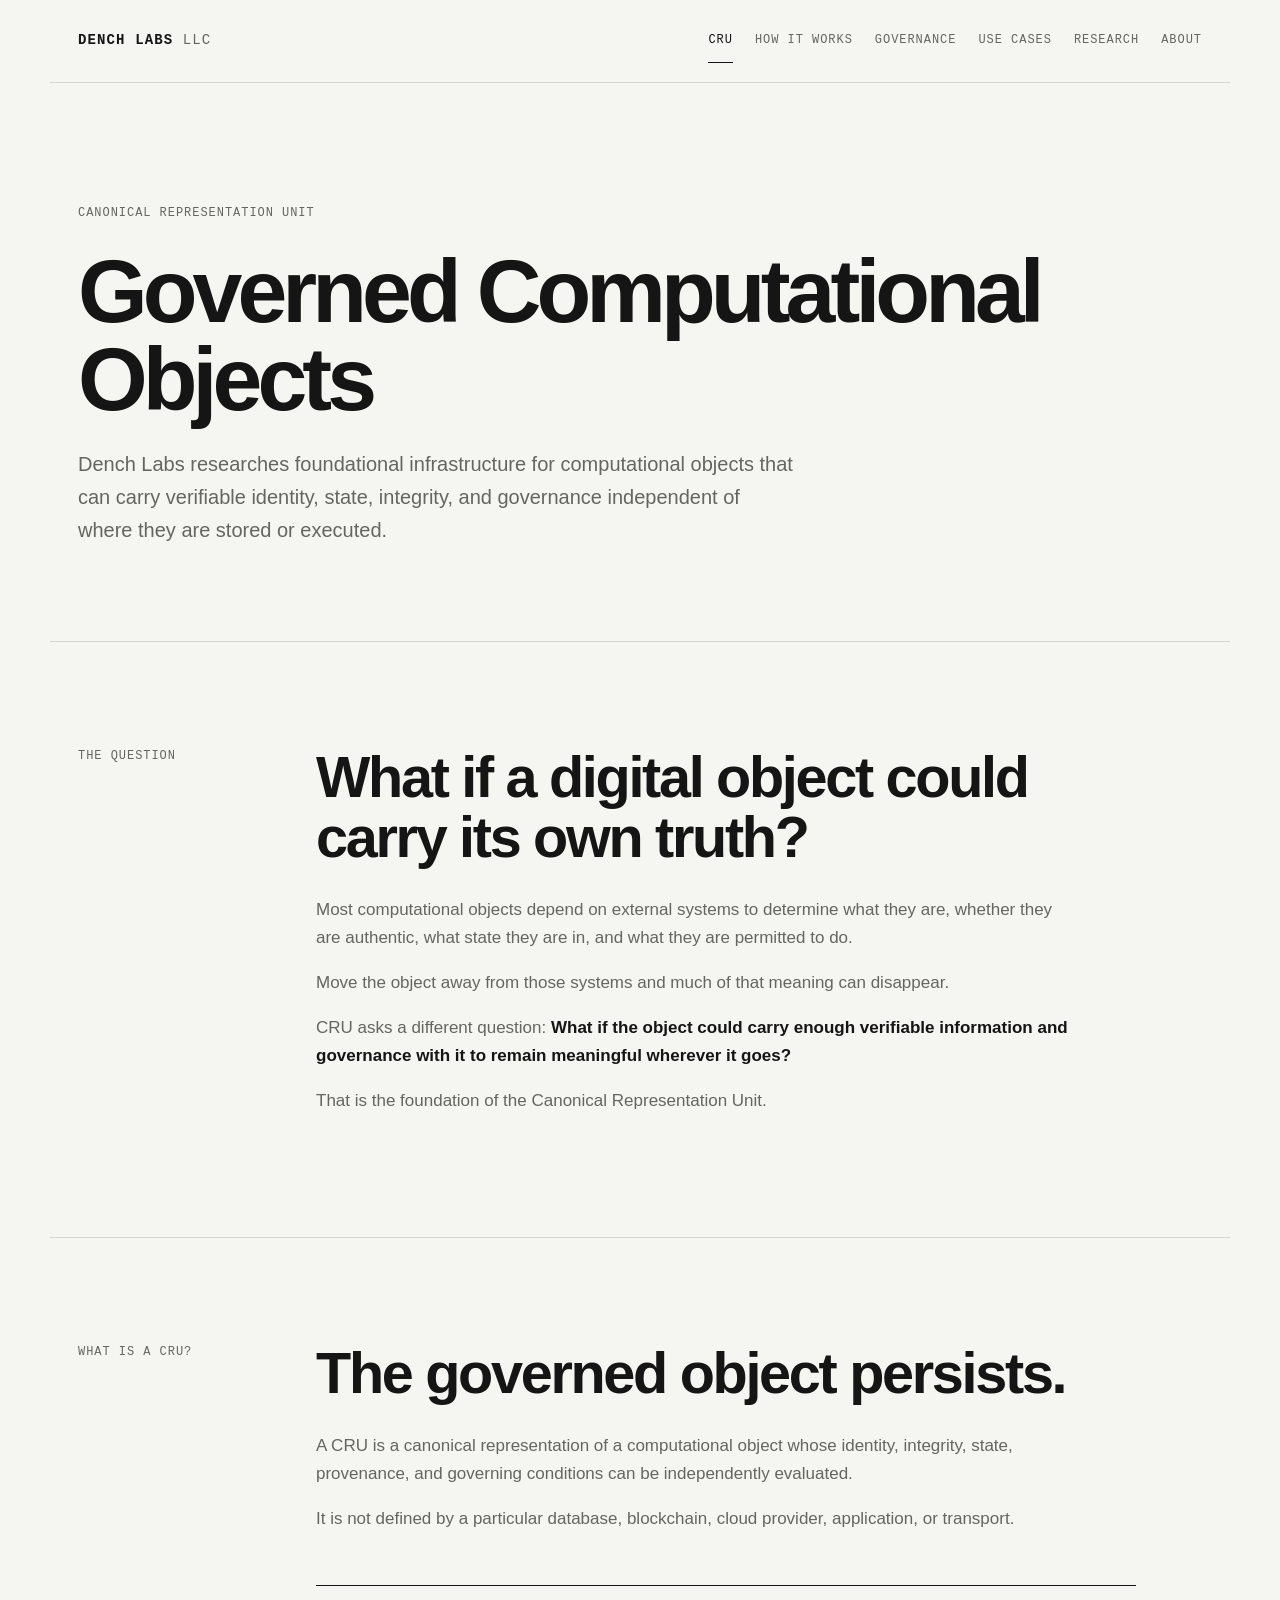
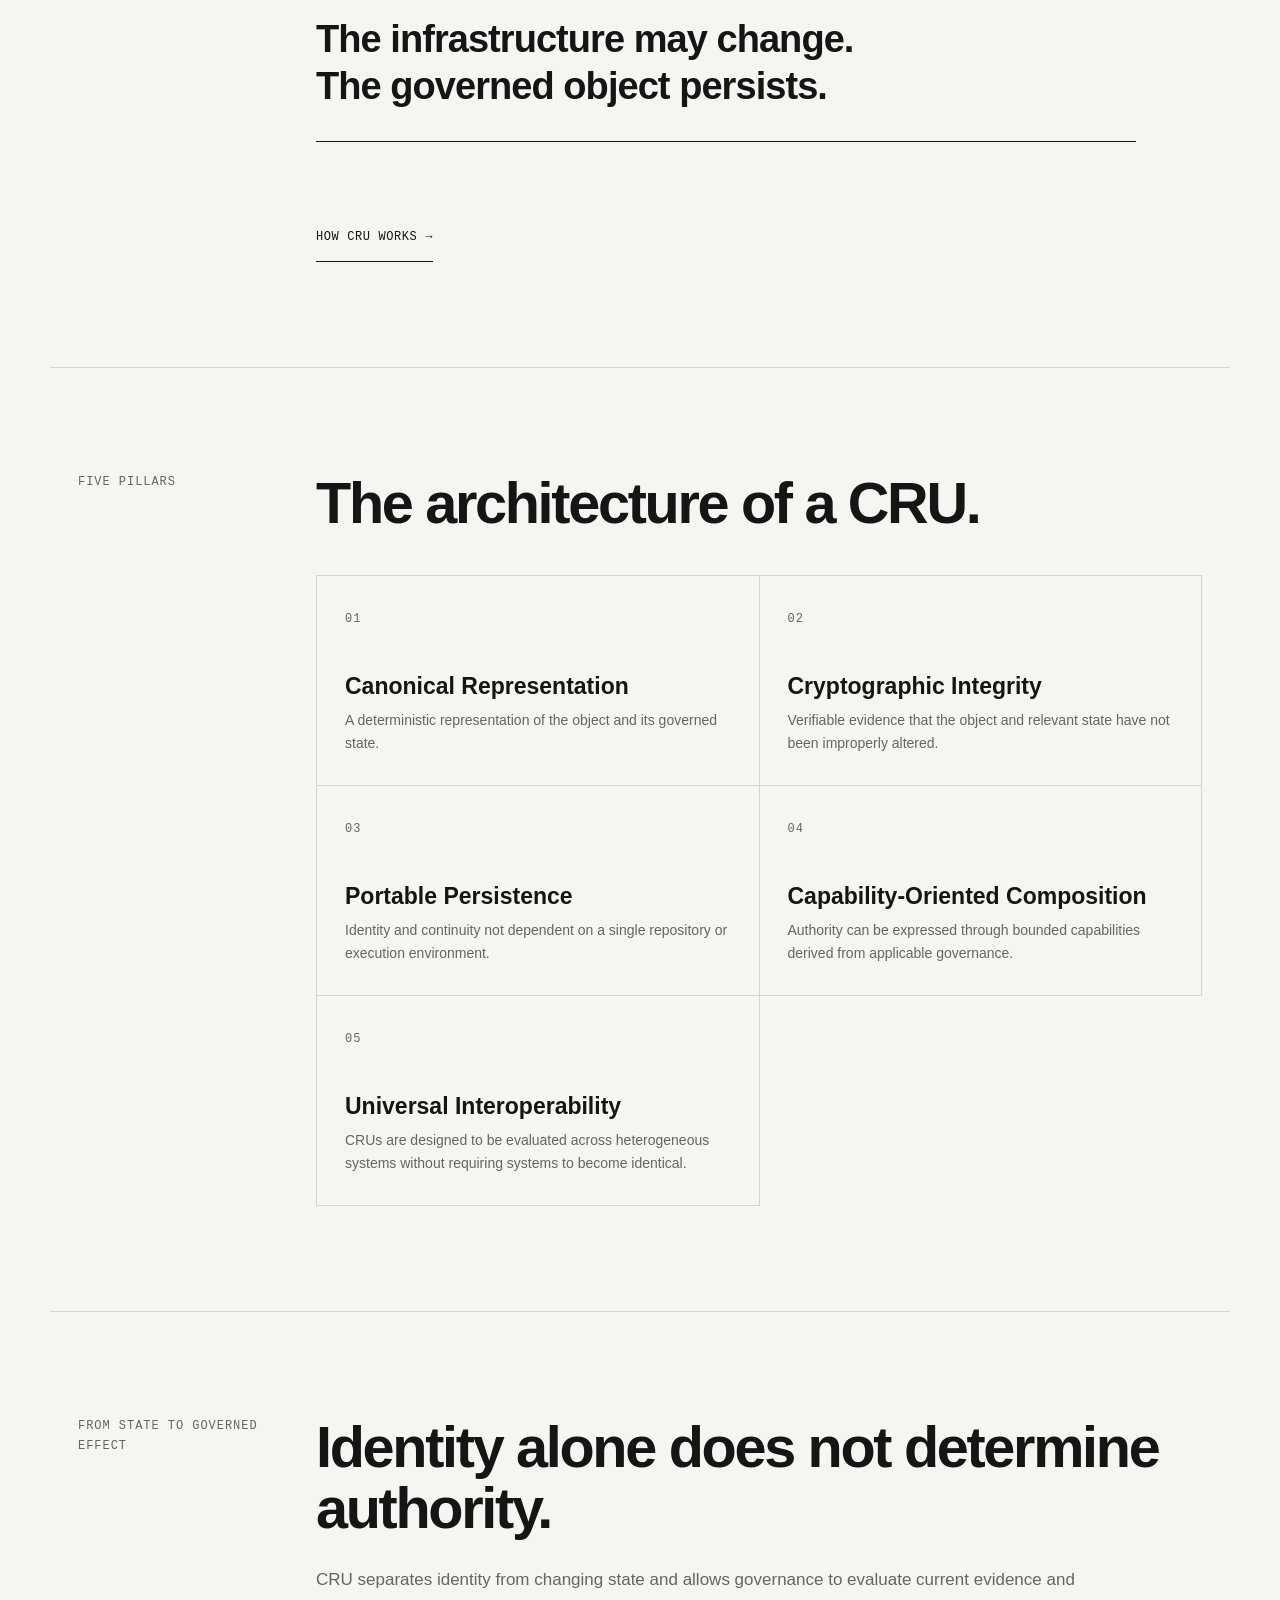
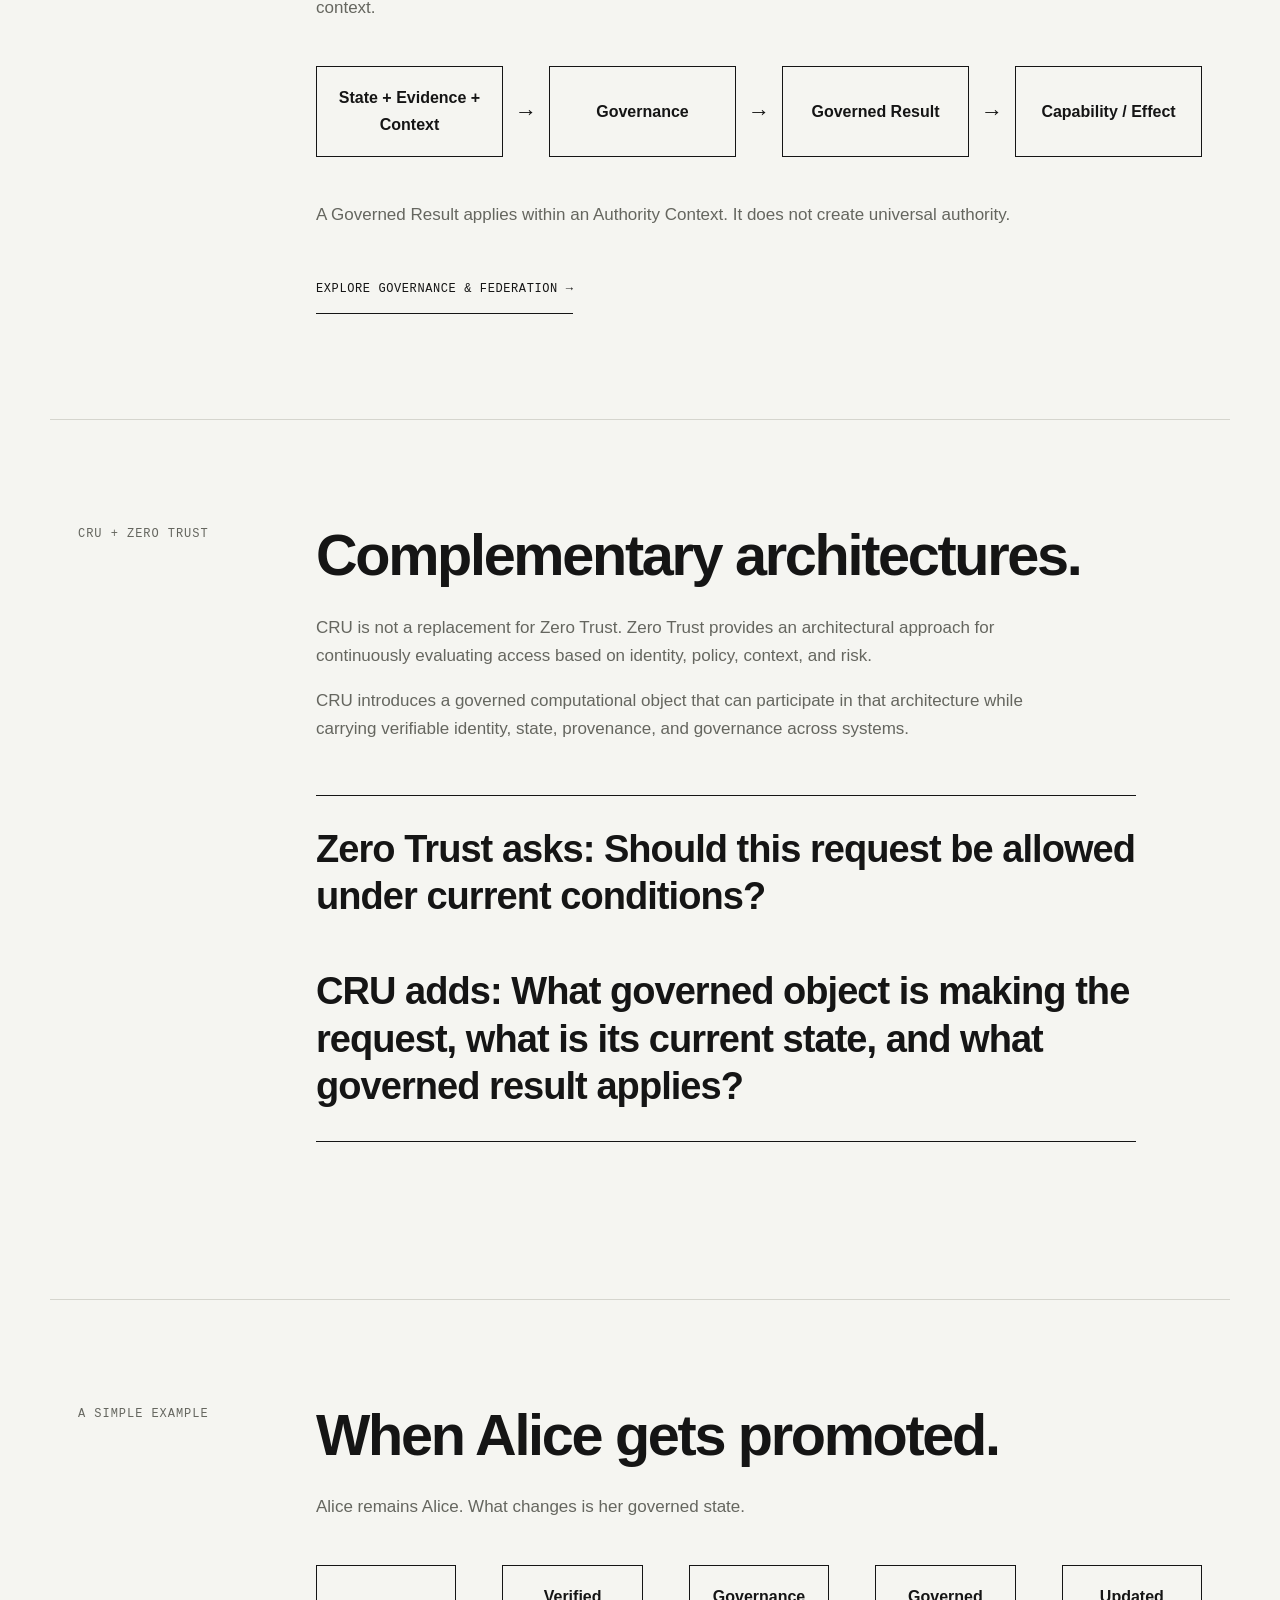
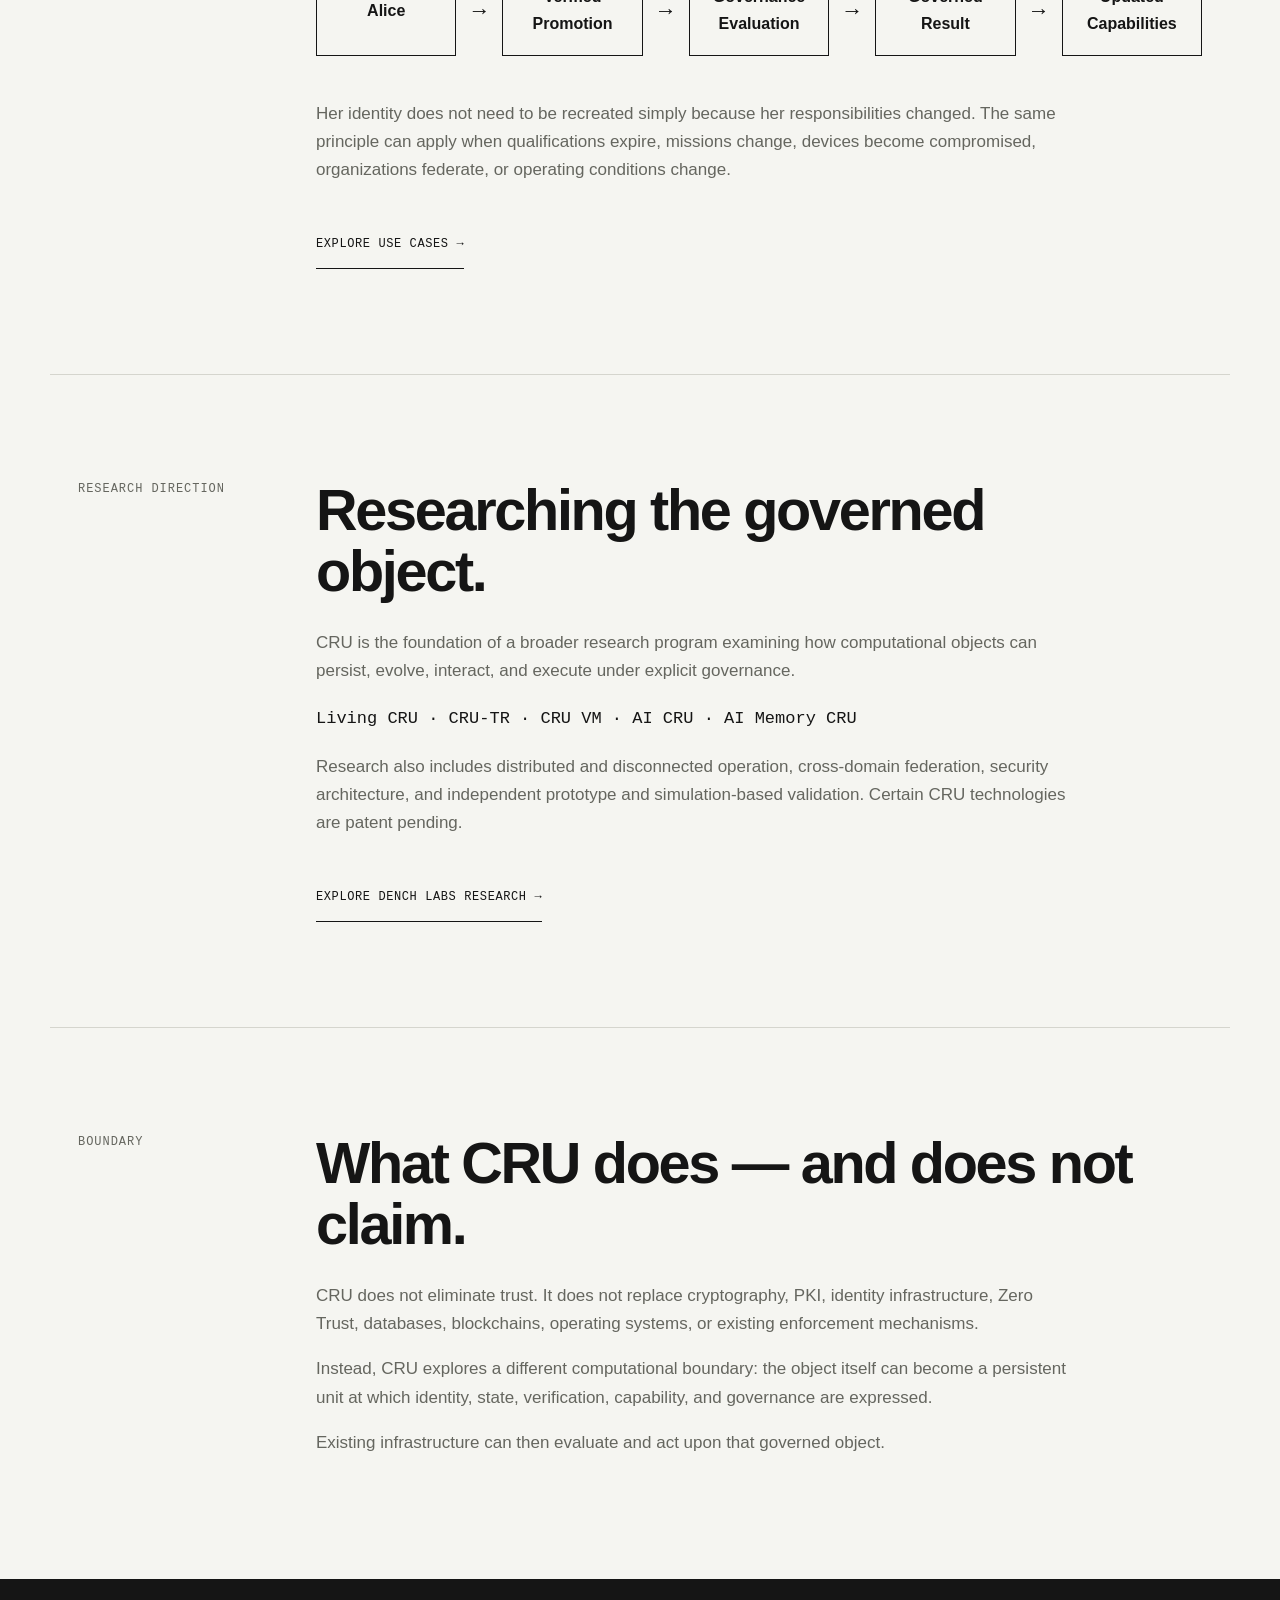
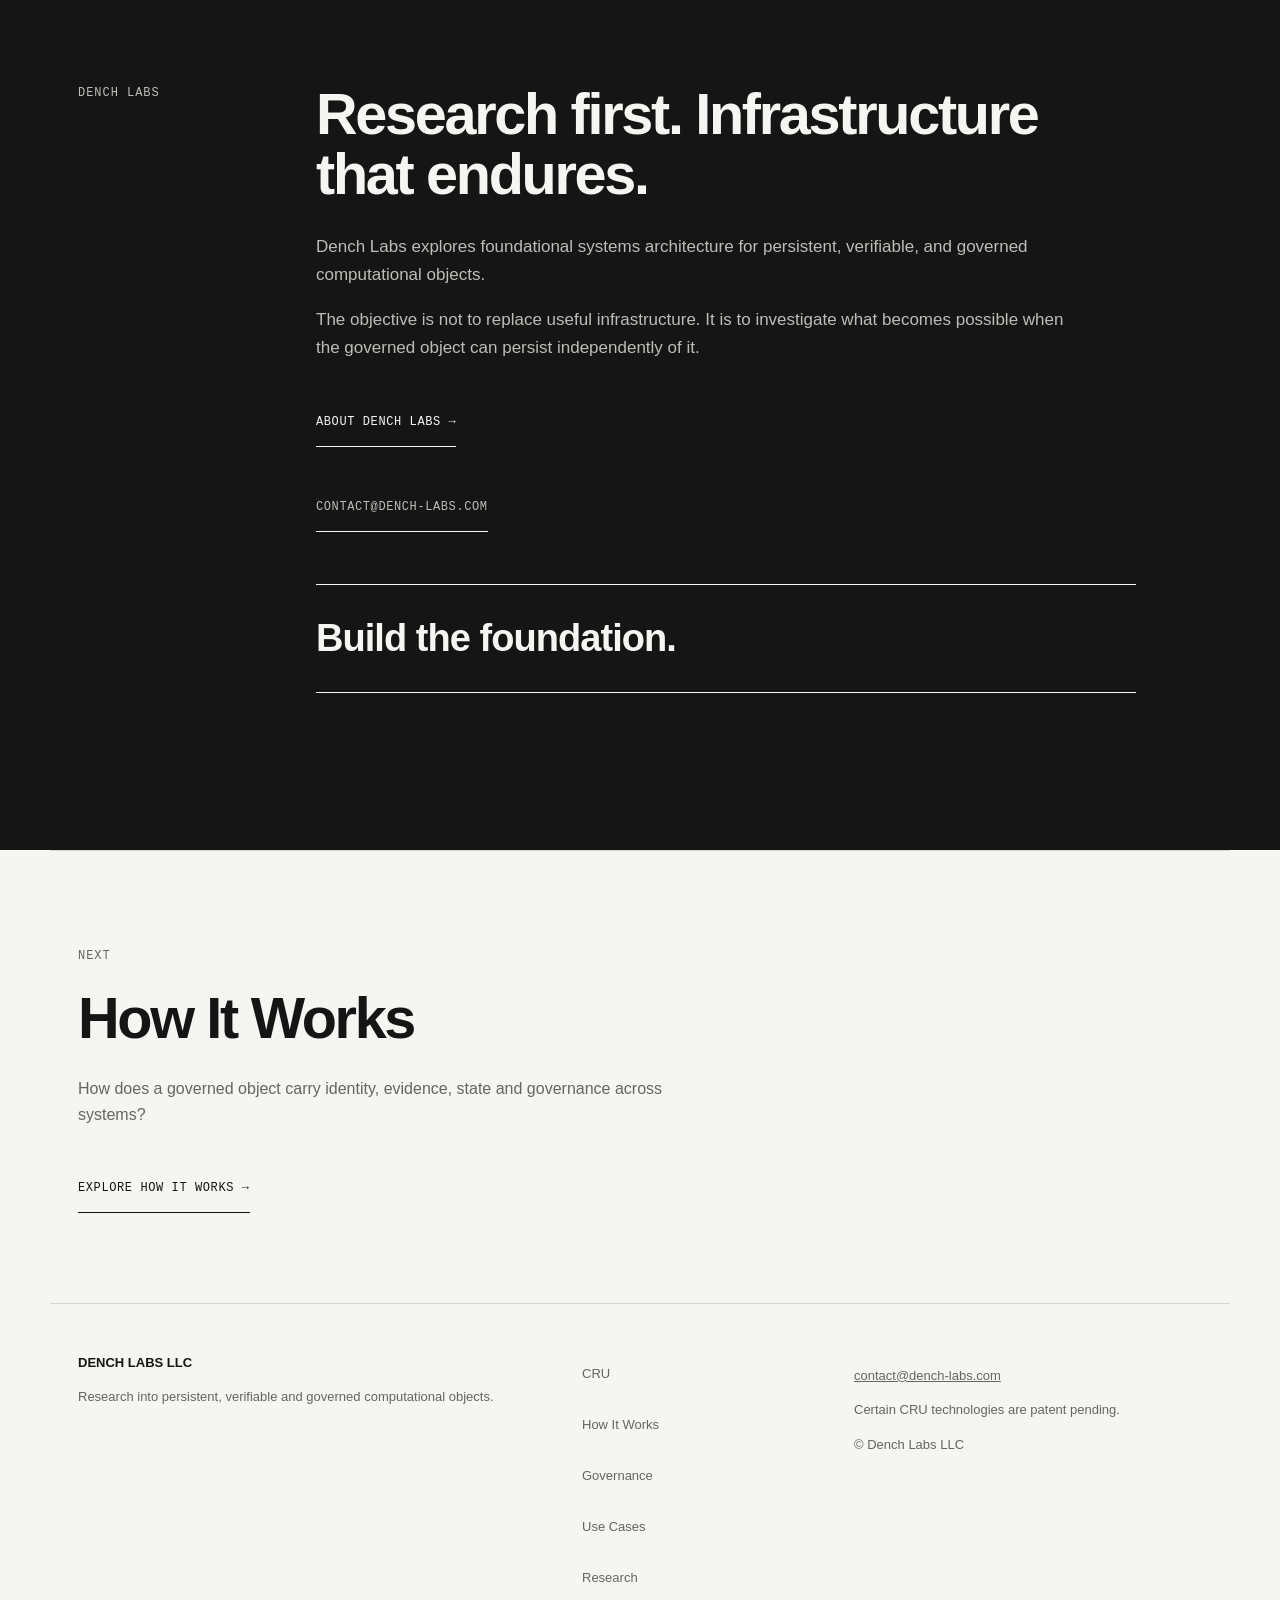
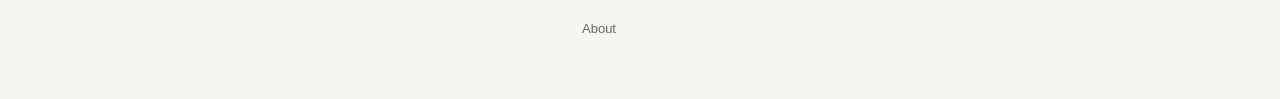
<file: index.html>
<!doctype html><html lang="en"><head><meta charset="utf-8"><meta name="viewport" content="width=device-width,initial-scale=1"><title>Governed Computational Objects | Dench Labs LLC</title><meta name="description" content="Dench Labs researches foundational infrastructure for governed computational objects."><link rel="stylesheet" href="site.css?v=20260912-2"><script defer src="site.js?v=20260912-2"></script></head><body><a class="skip-link" href="#main-content">Skip to main content</a><header class="site-header"><a class="brand" href="index.html" aria-label="Dench Labs home">DENCH LABS <span>LLC</span></a><button class="menu-toggle" aria-expanded="false" aria-controls="primary-nav">MENU</button><nav id="primary-nav" aria-label="Primary navigation"><a class="active" aria-current="page" href="index.html">CRU</a><a class="" href="how-it-works.html">HOW IT WORKS</a><a class="" href="governance.html">GOVERNANCE</a><a class="" href="use-cases.html">USE CASES</a><a class="" href="research.html">RESEARCH</a><a class="" href="about.html">ABOUT</a></nav></header><main id="main-content" tabindex="-1"><section class="page-hero"><div class="label">CANONICAL REPRESENTATION UNIT</div><h1>Governed Computational Objects</h1><p>Dench Labs researches foundational infrastructure for computational objects that can carry verifiable identity, state, integrity, and governance independent of where they are stored or executed.</p></section><section class="section"><div class="label">THE QUESTION</div><div class="section-body"><h2>What if a digital object could carry its own truth?</h2><p>Most computational objects depend on external systems to determine what they are, whether they are authentic, what state they are in, and what they are permitted to do.</p><p>Move the object away from those systems and much of that meaning can disappear.</p><p>CRU asks a different question: <strong>What if the object could carry enough verifiable information and governance with it to remain meaningful wherever it goes?</strong></p><p>That is the foundation of the Canonical Representation Unit.</p></div></section><section class="section"><div class="label">WHAT IS A CRU?</div><div class="section-body"><h2>The governed object persists.</h2><p>A CRU is a canonical representation of a computational object whose identity, integrity, state, provenance, and governing conditions can be independently evaluated.</p><p>It is not defined by a particular database, blockchain, cloud provider, application, or transport.</p><blockquote class="principle">The infrastructure may change.<br>The governed object persists.</blockquote><a class="cta" href="how-it-works.html">How CRU Works →</a></div></section><section class="section wide"><div class="label">FIVE PILLARS</div><div class="section-body"><h2>The architecture of a CRU.</h2><div class="cards"><article><span class="label">01</span><h3>Canonical Representation</h3><p>A deterministic representation of the object and its governed state.</p></article><article><span class="label">02</span><h3>Cryptographic Integrity</h3><p>Verifiable evidence that the object and relevant state have not been improperly altered.</p></article><article><span class="label">03</span><h3>Portable Persistence</h3><p>Identity and continuity not dependent on a single repository or execution environment.</p></article><article><span class="label">04</span><h3>Capability-Oriented Composition</h3><p>Authority can be expressed through bounded capabilities derived from applicable governance.</p></article><article><span class="label">05</span><h3>Universal Interoperability</h3><p>CRUs are designed to be evaluated across heterogeneous systems without requiring systems to become identical.</p></article></div></div></section><section class="section wide"><div class="label">FROM STATE TO GOVERNED EFFECT</div><div class="section-body"><h2>Identity alone does not determine authority.</h2><p>CRU separates identity from changing state and allows governance to evaluate current evidence and context.</p><div class="flow"><div class="node">State + Evidence + Context</div><div class="arrow" aria-hidden="true">→</div><div class="node">Governance</div><div class="arrow" aria-hidden="true">→</div><div class="node">Governed Result</div><div class="arrow" aria-hidden="true">→</div><div class="node">Capability / Effect</div></div><p>A Governed Result applies within an Authority Context. It does not create universal authority.</p><a class="cta" href="governance.html">Explore Governance & Federation →</a></div></section><section class="section"><div class="label">CRU + ZERO TRUST</div><div class="section-body"><h2>Complementary architectures.</h2><p>CRU is not a replacement for Zero Trust. Zero Trust provides an architectural approach for continuously evaluating access based on identity, policy, context, and risk.</p><p>CRU introduces a governed computational object that can participate in that architecture while carrying verifiable identity, state, provenance, and governance across systems.</p><blockquote class="principle">Zero Trust asks: Should this request be allowed under current conditions?<br><br>CRU adds: What governed object is making the request, what is its current state, and what governed result applies?</blockquote></div></section><section class="section wide"><div class="label">A SIMPLE EXAMPLE</div><div class="section-body"><h2>When Alice gets promoted.</h2><p>Alice remains Alice. What changes is her governed state.</p><div class="flow"><div class="node">Alice</div><div class="arrow" aria-hidden="true">→</div><div class="node">Verified Promotion</div><div class="arrow" aria-hidden="true">→</div><div class="node">Governance Evaluation</div><div class="arrow" aria-hidden="true">→</div><div class="node">Governed Result</div><div class="arrow" aria-hidden="true">→</div><div class="node">Updated Capabilities</div></div><p>Her identity does not need to be recreated simply because her responsibilities changed. The same principle can apply when qualifications expire, missions change, devices become compromised, organizations federate, or operating conditions change.</p><a class="cta" href="use-cases.html">Explore Use Cases →</a></div></section><section class="section"><div class="label">RESEARCH DIRECTION</div><div class="section-body"><h2>Researching the governed object.</h2><p>CRU is the foundation of a broader research program examining how computational objects can persist, evolve, interact, and execute under explicit governance.</p><p class="research-line">Living CRU · CRU-TR · CRU VM · AI CRU · AI Memory CRU</p><p>Research also includes distributed and disconnected operation, cross-domain federation, security architecture, and independent prototype and simulation-based validation. Certain CRU technologies are patent pending.</p><a class="cta" href="research.html">Explore Dench Labs Research →</a></div></section><section class="section"><div class="label">BOUNDARY</div><div class="section-body"><h2>What CRU does — and does not claim.</h2><p>CRU does not eliminate trust. It does not replace cryptography, PKI, identity infrastructure, Zero Trust, databases, blockchains, operating systems, or existing enforcement mechanisms.</p><p>Instead, CRU explores a different computational boundary: the object itself can become a persistent unit at which identity, state, verification, capability, and governance are expressed.</p><p>Existing infrastructure can then evaluate and act upon that governed object.</p></div></section><section class="section dark"><div class="label">DENCH LABS</div><div class="section-body"><h2>Research first. Infrastructure that endures.</h2><p>Dench Labs explores foundational systems architecture for persistent, verifiable, and governed computational objects.</p><p>The objective is not to replace useful infrastructure. It is to investigate what becomes possible when the governed object can persist independently of it.</p><a class="cta light" href="about.html">About Dench Labs →</a><p><a class="cta light" href="mailto:contact@dench-labs.com">contact@dench-labs.com</a></p><blockquote class="principle">Build the foundation.</blockquote></div></section><section class="next"><span class="label">NEXT</span><h2>How It Works</h2><p>How does a governed object carry identity, evidence, state and governance across systems?</p><a class="cta" href="how-it-works.html">Explore How It Works →</a></section></main><footer><div><strong>DENCH LABS LLC</strong><p>Research into persistent, verifiable and governed computational objects.</p></div><div class="footer-links"><a href="index.html">CRU</a><a href="how-it-works.html">How It Works</a><a href="governance.html">Governance</a><a href="use-cases.html">Use Cases</a><a href="research.html">Research</a><a href="about.html">About</a></div><div><p><a href="mailto:contact@dench-labs.com">contact@dench-labs.com</a></p><p>Certain CRU technologies are patent pending.</p><p>© Dench Labs LLC</p></div></footer></body></html>
</file>
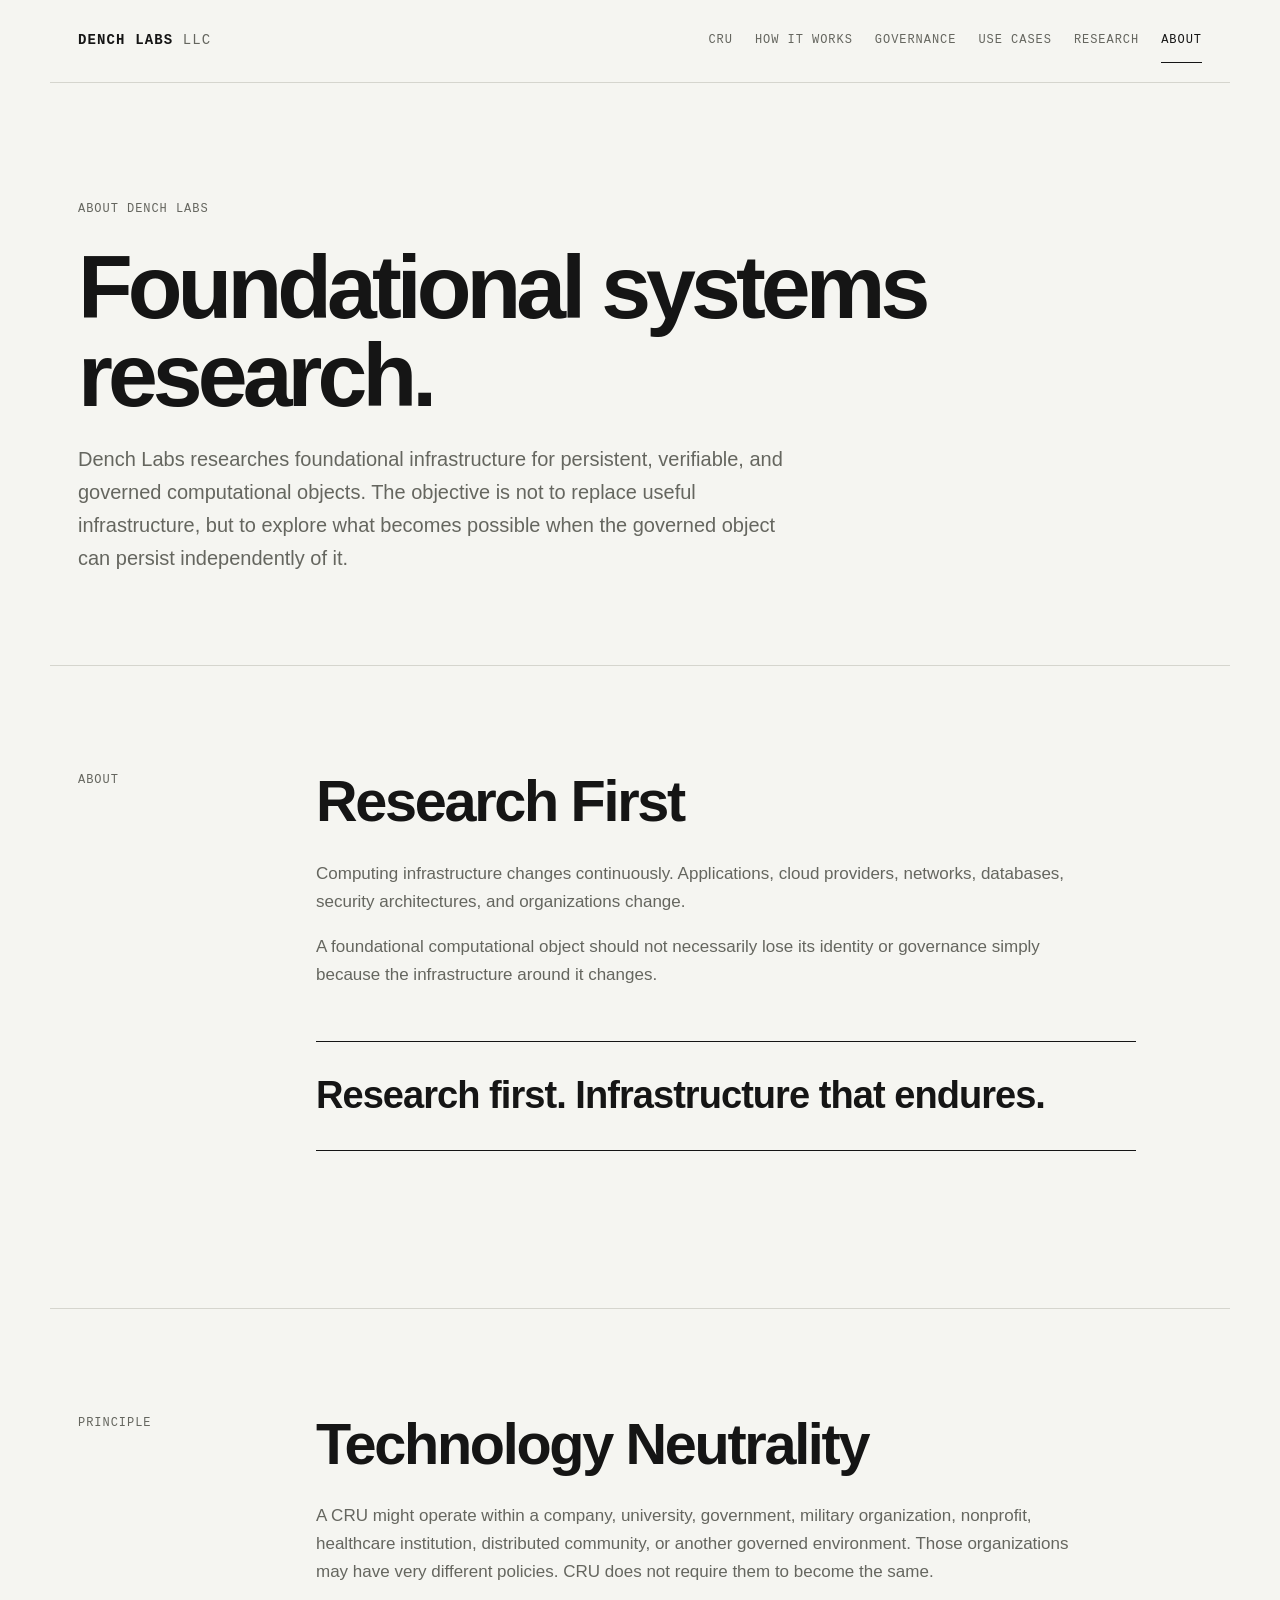
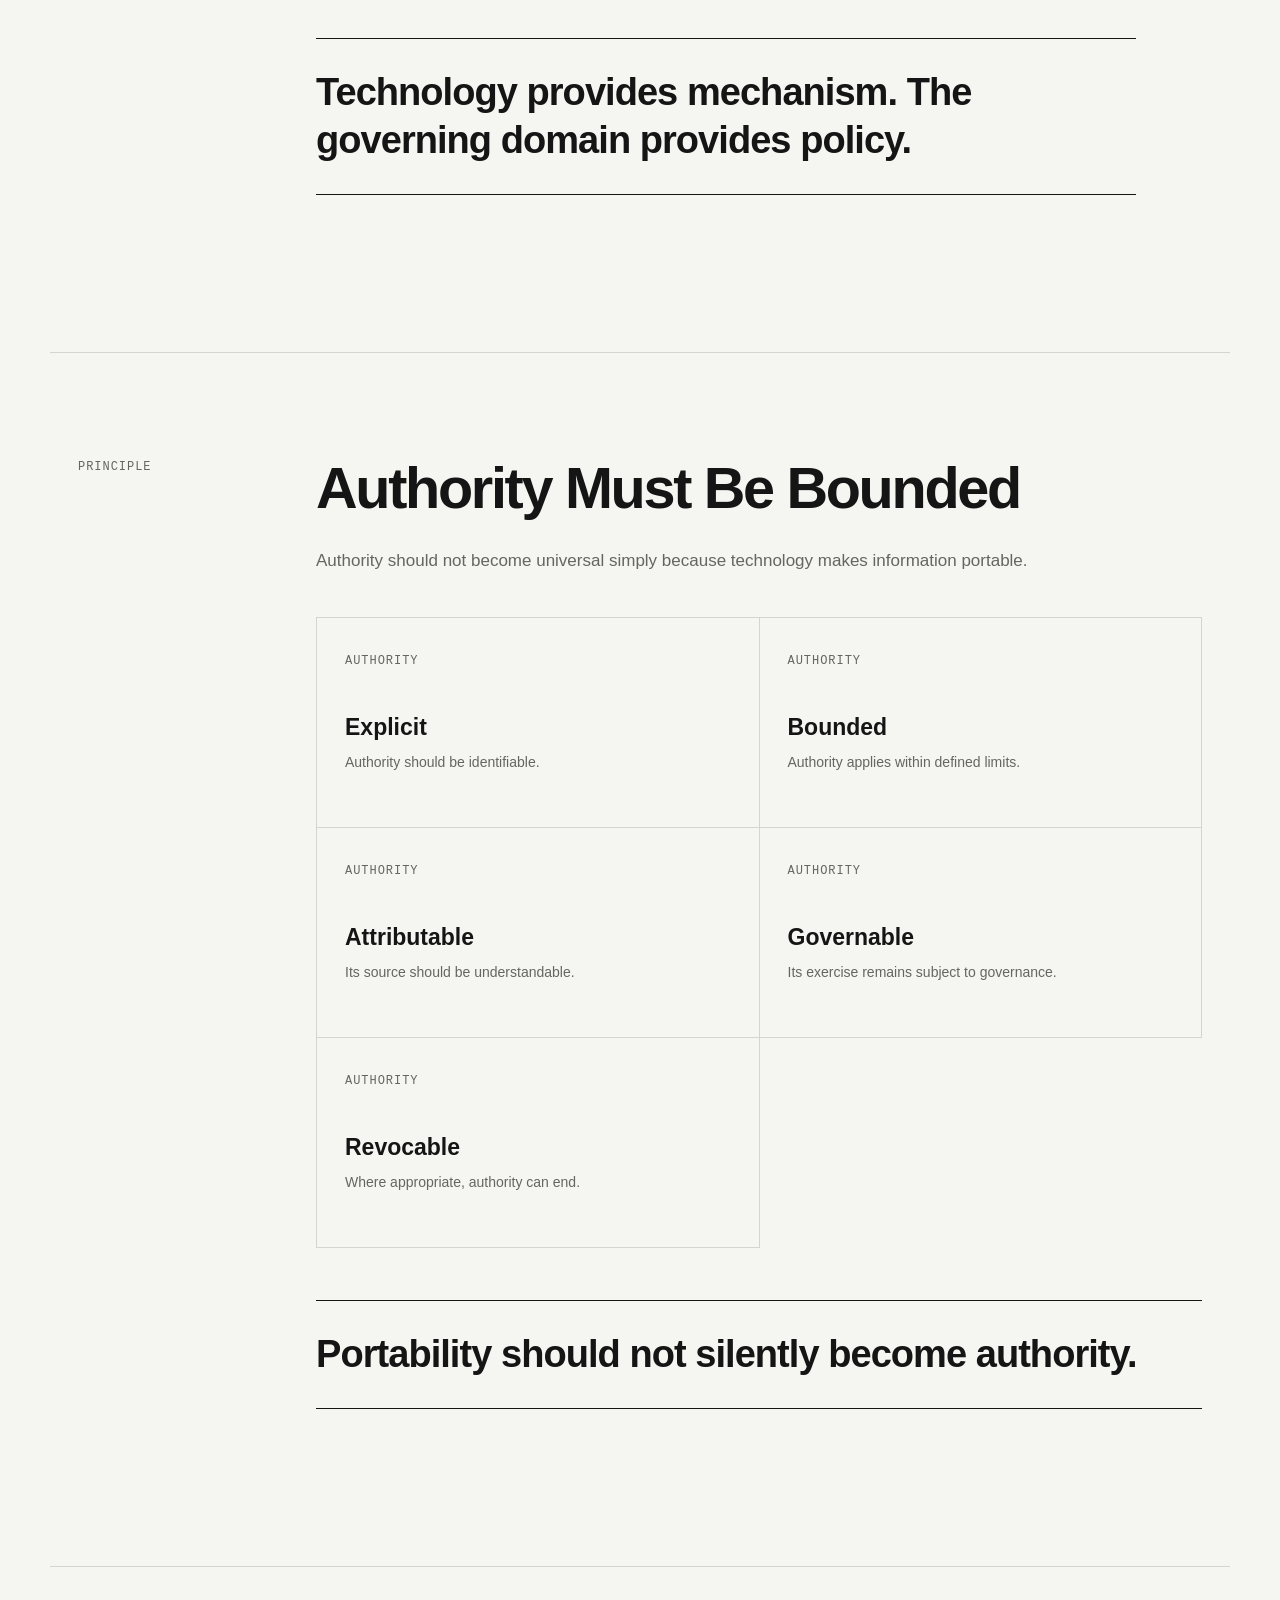
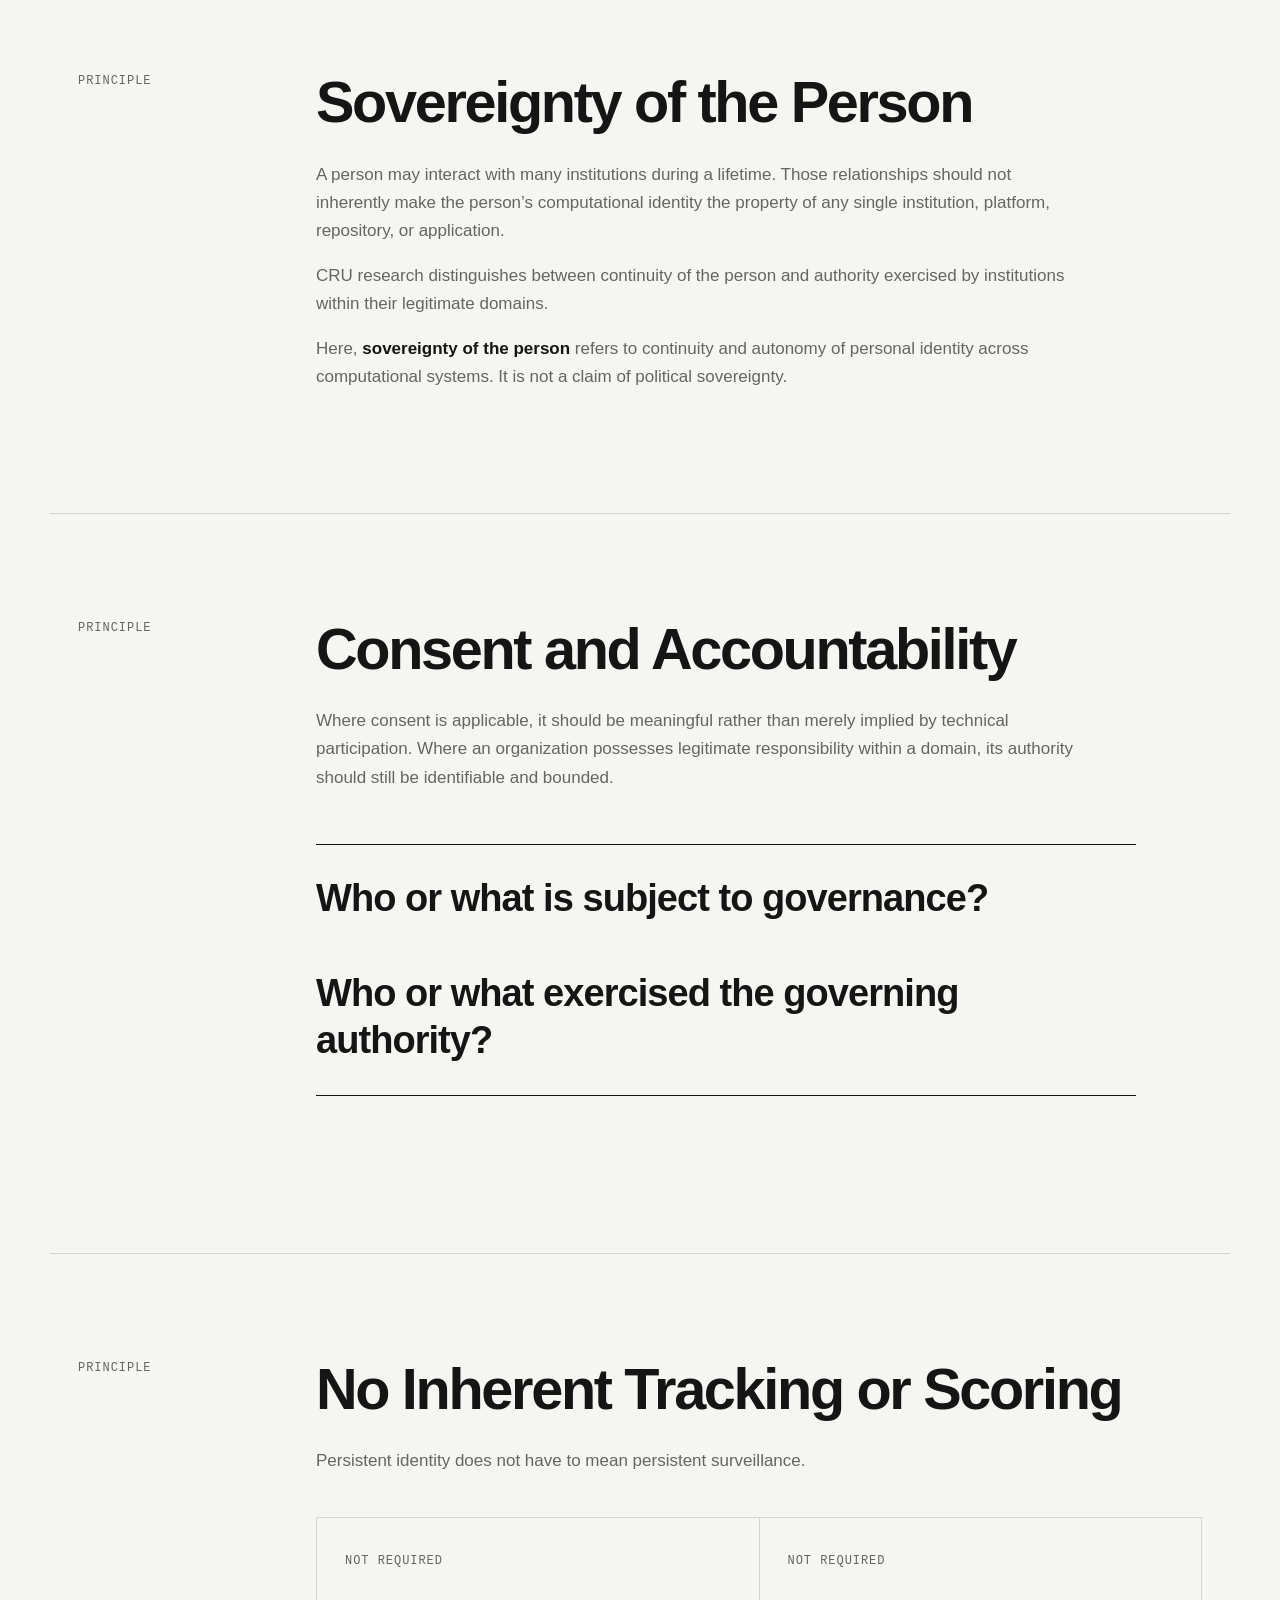
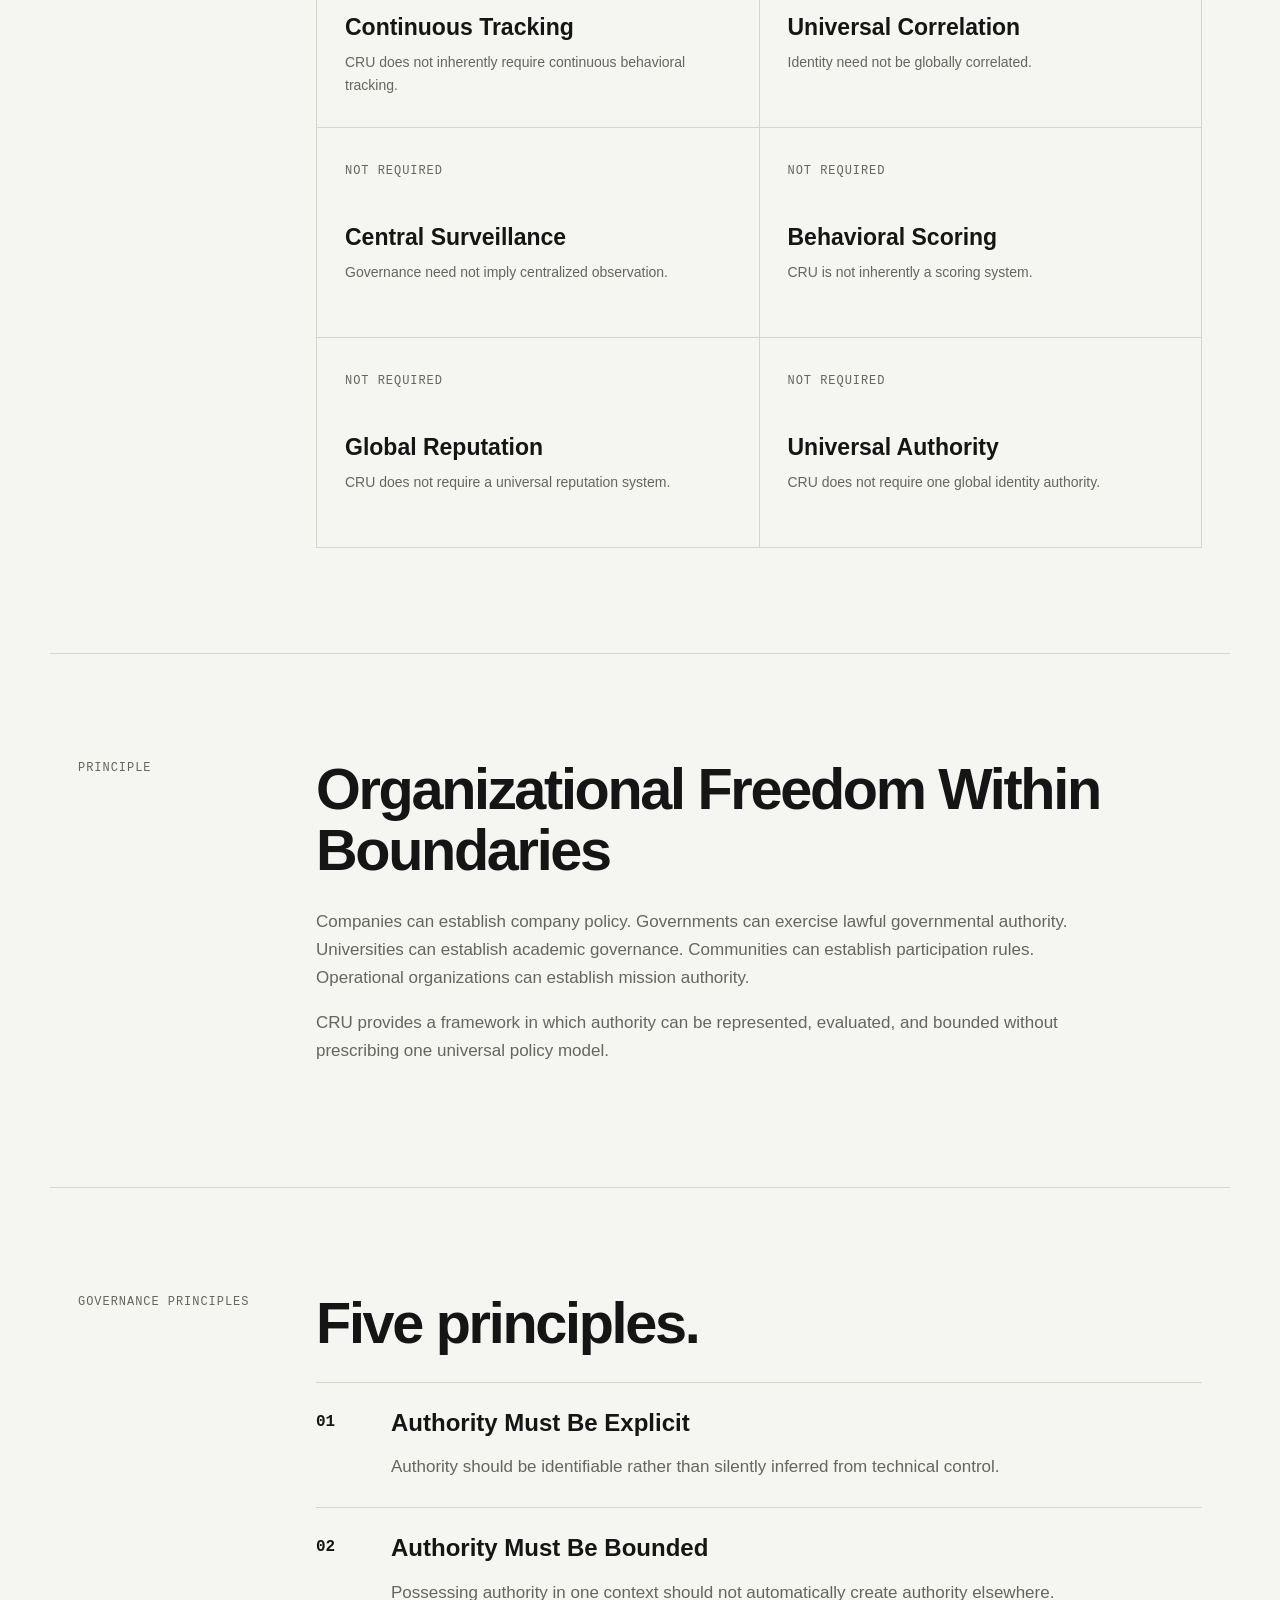
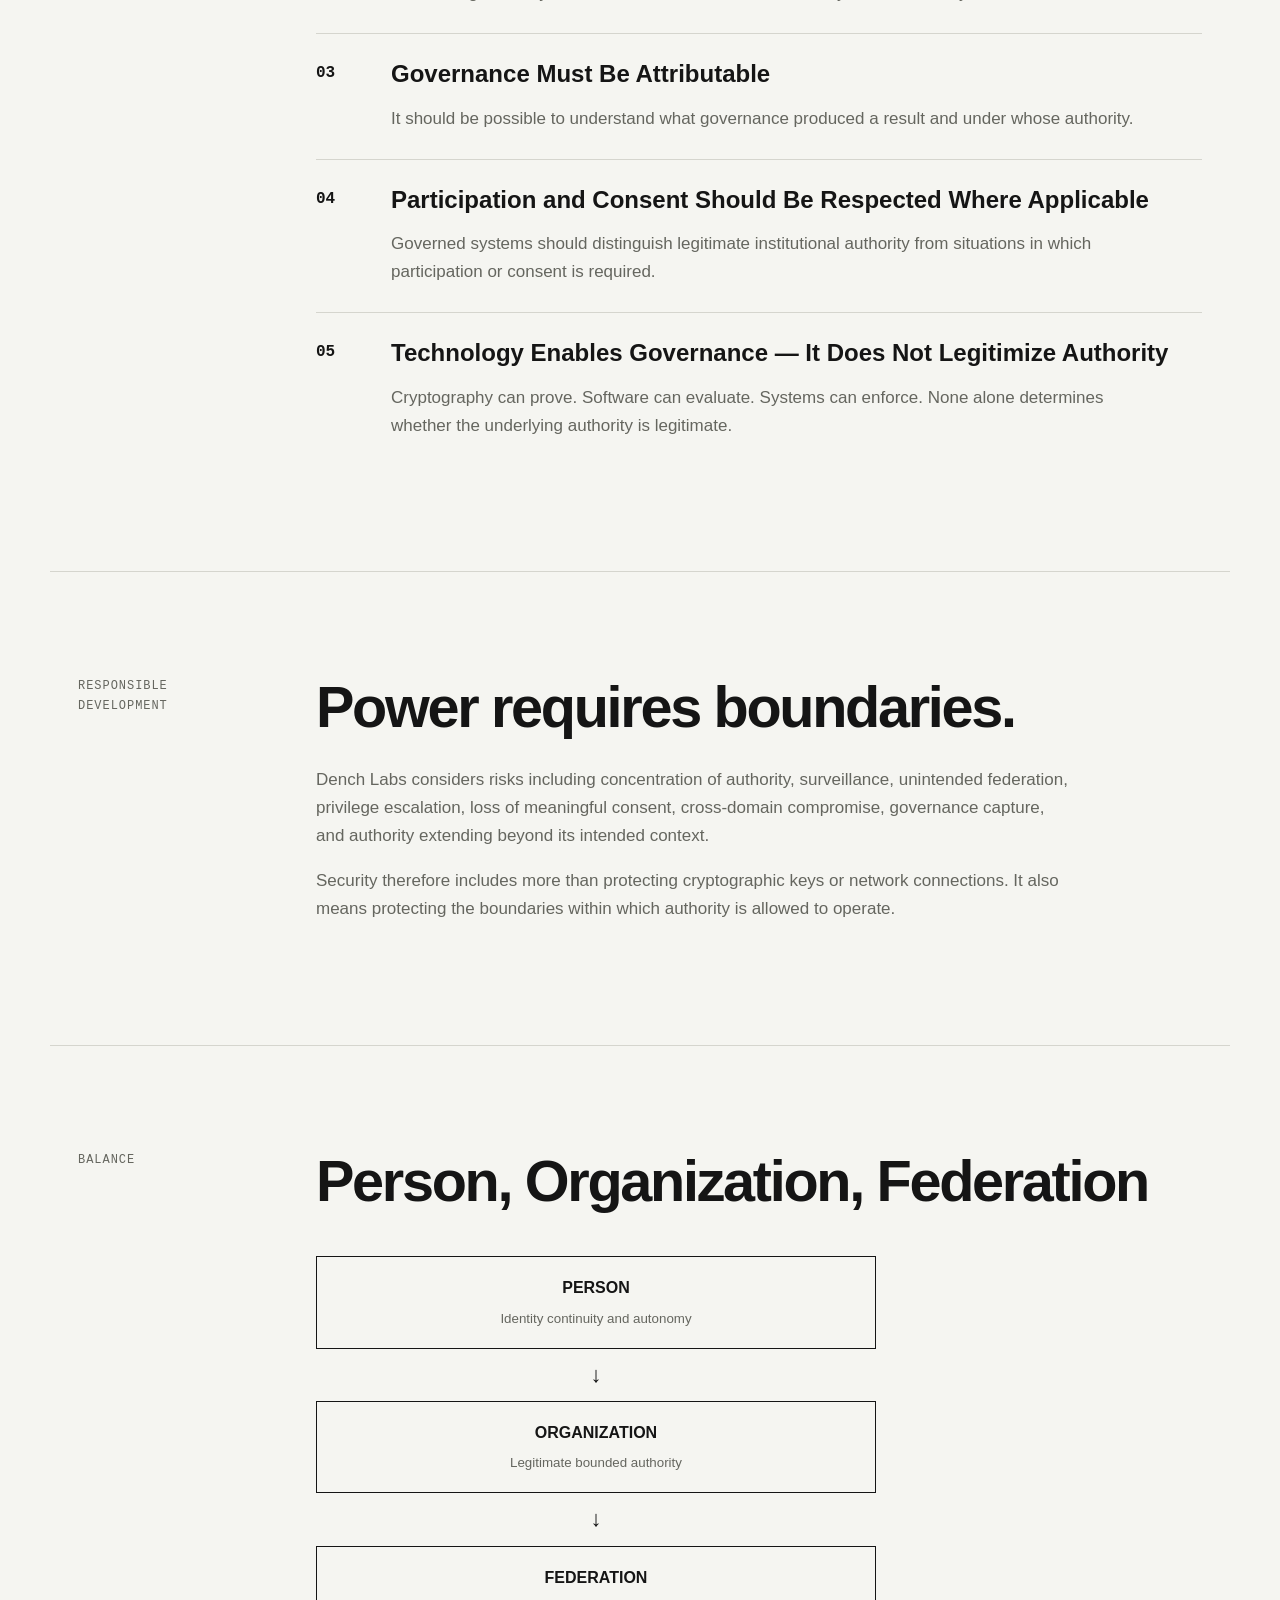
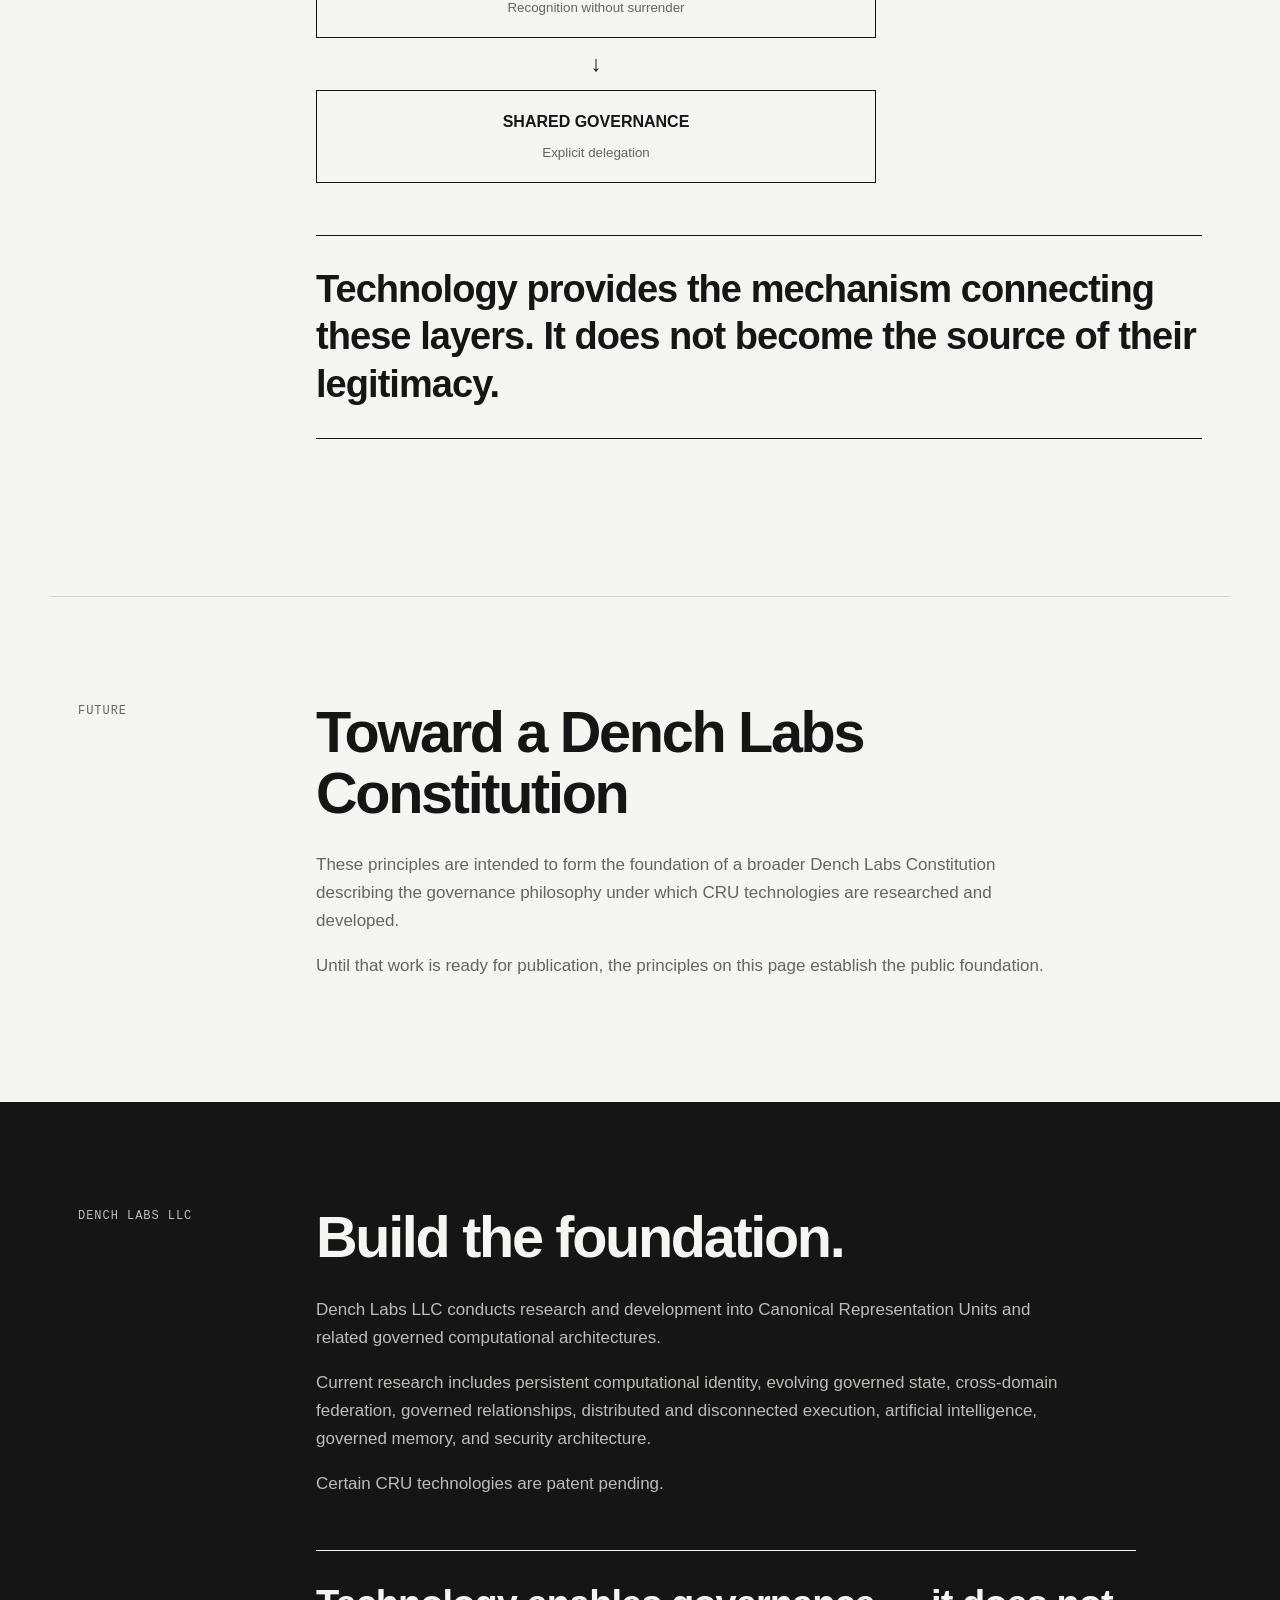
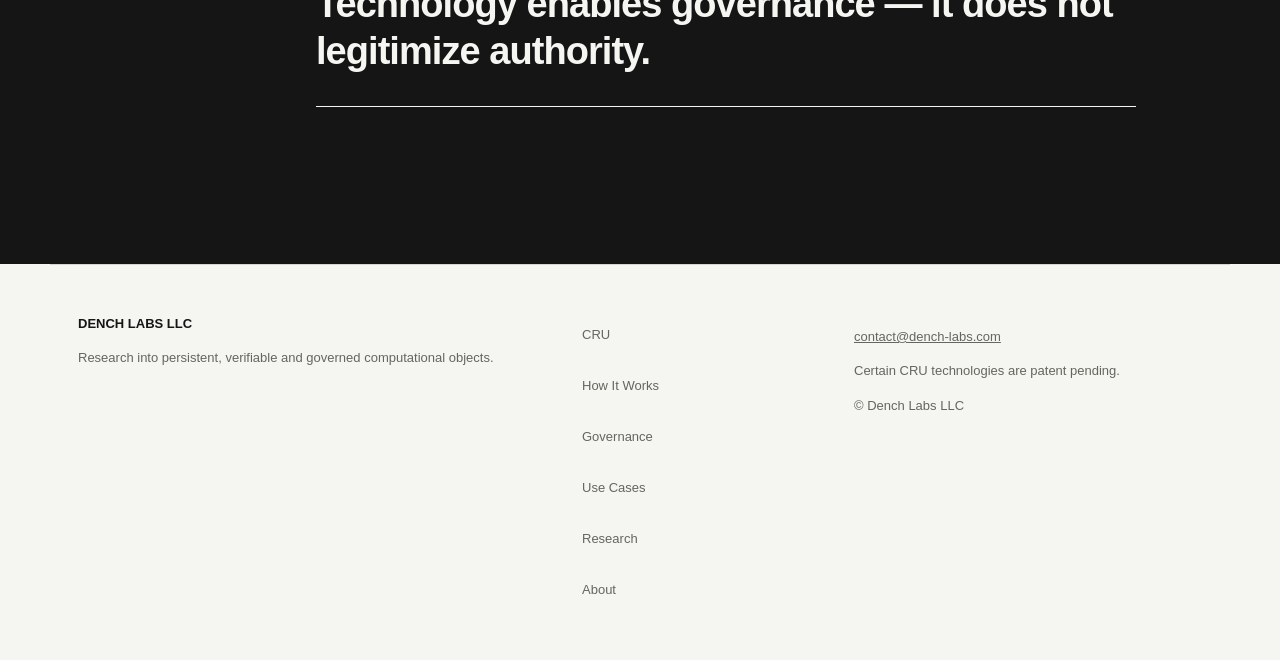
<file: about.html>
<!doctype html><html lang="en"><head><meta charset="utf-8"><meta name="viewport" content="width=device-width,initial-scale=1"><title>About & Principles | Dench Labs LLC</title><meta name="description" content="About Dench Labs and the principles guiding governed computational object research."><link rel="stylesheet" href="site.css?v=20260912-2"><script defer src="site.js?v=20260912-2"></script></head><body><a class="skip-link" href="#main-content">Skip to main content</a><header class="site-header"><a class="brand" href="index.html" aria-label="Dench Labs home">DENCH LABS <span>LLC</span></a><button class="menu-toggle" aria-expanded="false" aria-controls="primary-nav">MENU</button><nav id="primary-nav" aria-label="Primary navigation"><a class="" href="index.html">CRU</a><a class="" href="how-it-works.html">HOW IT WORKS</a><a class="" href="governance.html">GOVERNANCE</a><a class="" href="use-cases.html">USE CASES</a><a class="" href="research.html">RESEARCH</a><a class="active" aria-current="page" href="about.html">ABOUT</a></nav></header><main id="main-content" tabindex="-1"><section class="page-hero"><div class="label">ABOUT DENCH LABS</div><h1>Foundational systems research.</h1><p>Dench Labs researches foundational infrastructure for persistent, verifiable, and governed computational objects. The objective is not to replace useful infrastructure, but to explore what becomes possible when the governed object can persist independently of it.</p></section><section class="section"><div class="label">ABOUT</div><div class="section-body"><h2>Research First</h2><p>Computing infrastructure changes continuously. Applications, cloud providers, networks, databases, security architectures, and organizations change.</p><p>A foundational computational object should not necessarily lose its identity or governance simply because the infrastructure around it changes.</p><blockquote class="principle">Research first. Infrastructure that endures.</blockquote></div></section><section class="section"><div class="label">PRINCIPLE</div><div class="section-body"><h2>Technology Neutrality</h2><p>A CRU might operate within a company, university, government, military organization, nonprofit, healthcare institution, distributed community, or another governed environment. Those organizations may have very different policies. CRU does not require them to become the same.</p><blockquote class="principle">Technology provides mechanism. The governing domain provides policy.</blockquote></div></section><section class="section wide"><div class="label">PRINCIPLE</div><div class="section-body"><h2>Authority Must Be Bounded</h2><p>Authority should not become universal simply because technology makes information portable.</p><div class="cards"><article><span class="label">AUTHORITY</span><h3>Explicit</h3><p>Authority should be identifiable.</p></article><article><span class="label">AUTHORITY</span><h3>Bounded</h3><p>Authority applies within defined limits.</p></article><article><span class="label">AUTHORITY</span><h3>Attributable</h3><p>Its source should be understandable.</p></article><article><span class="label">AUTHORITY</span><h3>Governable</h3><p>Its exercise remains subject to governance.</p></article><article><span class="label">AUTHORITY</span><h3>Revocable</h3><p>Where appropriate, authority can end.</p></article></div><blockquote class="principle">Portability should not silently become authority.</blockquote></div></section><section class="section"><div class="label">PRINCIPLE</div><div class="section-body"><h2>Sovereignty of the Person</h2><p>A person may interact with many institutions during a lifetime. Those relationships should not inherently make the person’s computational identity the property of any single institution, platform, repository, or application.</p><p>CRU research distinguishes between continuity of the person and authority exercised by institutions within their legitimate domains.</p><p>Here, <strong>sovereignty of the person</strong> refers to continuity and autonomy of personal identity across computational systems. It is not a claim of political sovereignty.</p></div></section><section class="section"><div class="label">PRINCIPLE</div><div class="section-body"><h2>Consent and Accountability</h2><p>Where consent is applicable, it should be meaningful rather than merely implied by technical participation. Where an organization possesses legitimate responsibility within a domain, its authority should still be identifiable and bounded.</p><blockquote class="principle">Who or what is subject to governance?<br><br>Who or what exercised the governing authority?</blockquote></div></section><section class="section wide"><div class="label">PRINCIPLE</div><div class="section-body"><h2>No Inherent Tracking or Scoring</h2><p>Persistent identity does not have to mean persistent surveillance.</p><div class="cards"><article><span class="label">NOT REQUIRED</span><h3>Continuous Tracking</h3><p>CRU does not inherently require continuous behavioral tracking.</p></article><article><span class="label">NOT REQUIRED</span><h3>Universal Correlation</h3><p>Identity need not be globally correlated.</p></article><article><span class="label">NOT REQUIRED</span><h3>Central Surveillance</h3><p>Governance need not imply centralized observation.</p></article><article><span class="label">NOT REQUIRED</span><h3>Behavioral Scoring</h3><p>CRU is not inherently a scoring system.</p></article><article><span class="label">NOT REQUIRED</span><h3>Global Reputation</h3><p>CRU does not require a universal reputation system.</p></article><article><span class="label">NOT REQUIRED</span><h3>Universal Authority</h3><p>CRU does not require one global identity authority.</p></article></div></div></section><section class="section"><div class="label">PRINCIPLE</div><div class="section-body"><h2>Organizational Freedom Within Boundaries</h2><p>Companies can establish company policy. Governments can exercise lawful governmental authority. Universities can establish academic governance. Communities can establish participation rules. Operational organizations can establish mission authority.</p><p>CRU provides a framework in which authority can be represented, evaluated, and bounded without prescribing one universal policy model.</p></div></section><section class="section wide"><div class="label">GOVERNANCE PRINCIPLES</div><div class="section-body"><h2>Five principles.</h2><div class="principles-list"><article><b>01</b><h3>Authority Must Be Explicit</h3><p>Authority should be identifiable rather than silently inferred from technical control.</p></article><article><b>02</b><h3>Authority Must Be Bounded</h3><p>Possessing authority in one context should not automatically create authority elsewhere.</p></article><article><b>03</b><h3>Governance Must Be Attributable</h3><p>It should be possible to understand what governance produced a result and under whose authority.</p></article><article><b>04</b><h3>Participation and Consent Should Be Respected Where Applicable</h3><p>Governed systems should distinguish legitimate institutional authority from situations in which participation or consent is required.</p></article><article><b>05</b><h3>Technology Enables Governance — It Does Not Legitimize Authority</h3><p>Cryptography can prove. Software can evaluate. Systems can enforce. None alone determines whether the underlying authority is legitimate.</p></article></div></div></section><section class="section"><div class="label">RESPONSIBLE DEVELOPMENT</div><div class="section-body"><h2>Power requires boundaries.</h2><p>Dench Labs considers risks including concentration of authority, surveillance, unintended federation, privilege escalation, loss of meaningful consent, cross-domain compromise, governance capture, and authority extending beyond its intended context.</p><p>Security therefore includes more than protecting cryptographic keys or network connections. It also means protecting the boundaries within which authority is allowed to operate.</p></div></section><section class="section wide"><div class="label">BALANCE</div><div class="section-body"><h2>Person, Organization, Federation</h2><div class="vertical-model"><div class="node"><strong>PERSON</strong><small>Identity continuity and autonomy</small></div><div class="arrow">↓</div><div class="node"><strong>ORGANIZATION</strong><small>Legitimate bounded authority</small></div><div class="arrow">↓</div><div class="node"><strong>FEDERATION</strong><small>Recognition without surrender</small></div><div class="arrow">↓</div><div class="node"><strong>SHARED GOVERNANCE</strong><small>Explicit delegation</small></div></div><blockquote class="principle">Technology provides the mechanism connecting these layers. It does not become the source of their legitimacy.</blockquote></div></section><section class="section"><div class="label">FUTURE</div><div class="section-body"><h2>Toward a Dench Labs Constitution</h2><p>These principles are intended to form the foundation of a broader Dench Labs Constitution describing the governance philosophy under which CRU technologies are researched and developed.</p><p>Until that work is ready for publication, the principles on this page establish the public foundation.</p></div></section><section class="section dark"><div class="label">DENCH LABS LLC</div><div class="section-body"><h2>Build the foundation.</h2><p>Dench Labs LLC conducts research and development into Canonical Representation Units and related governed computational architectures.</p><p>Current research includes persistent computational identity, evolving governed state, cross-domain federation, governed relationships, distributed and disconnected execution, artificial intelligence, governed memory, and security architecture.</p><p>Certain CRU technologies are patent pending.</p><blockquote class="principle">Technology enables governance — it does not legitimize authority.</blockquote></div></section></main><footer><div><strong>DENCH LABS LLC</strong><p>Research into persistent, verifiable and governed computational objects.</p></div><div class="footer-links"><a href="index.html">CRU</a><a href="how-it-works.html">How It Works</a><a href="governance.html">Governance</a><a href="use-cases.html">Use Cases</a><a href="research.html">Research</a><a href="about.html">About</a></div><div><p><a href="mailto:contact@dench-labs.com">contact@dench-labs.com</a></p><p>Certain CRU technologies are patent pending.</p><p>© Dench Labs LLC</p></div></footer></body></html>
</file>
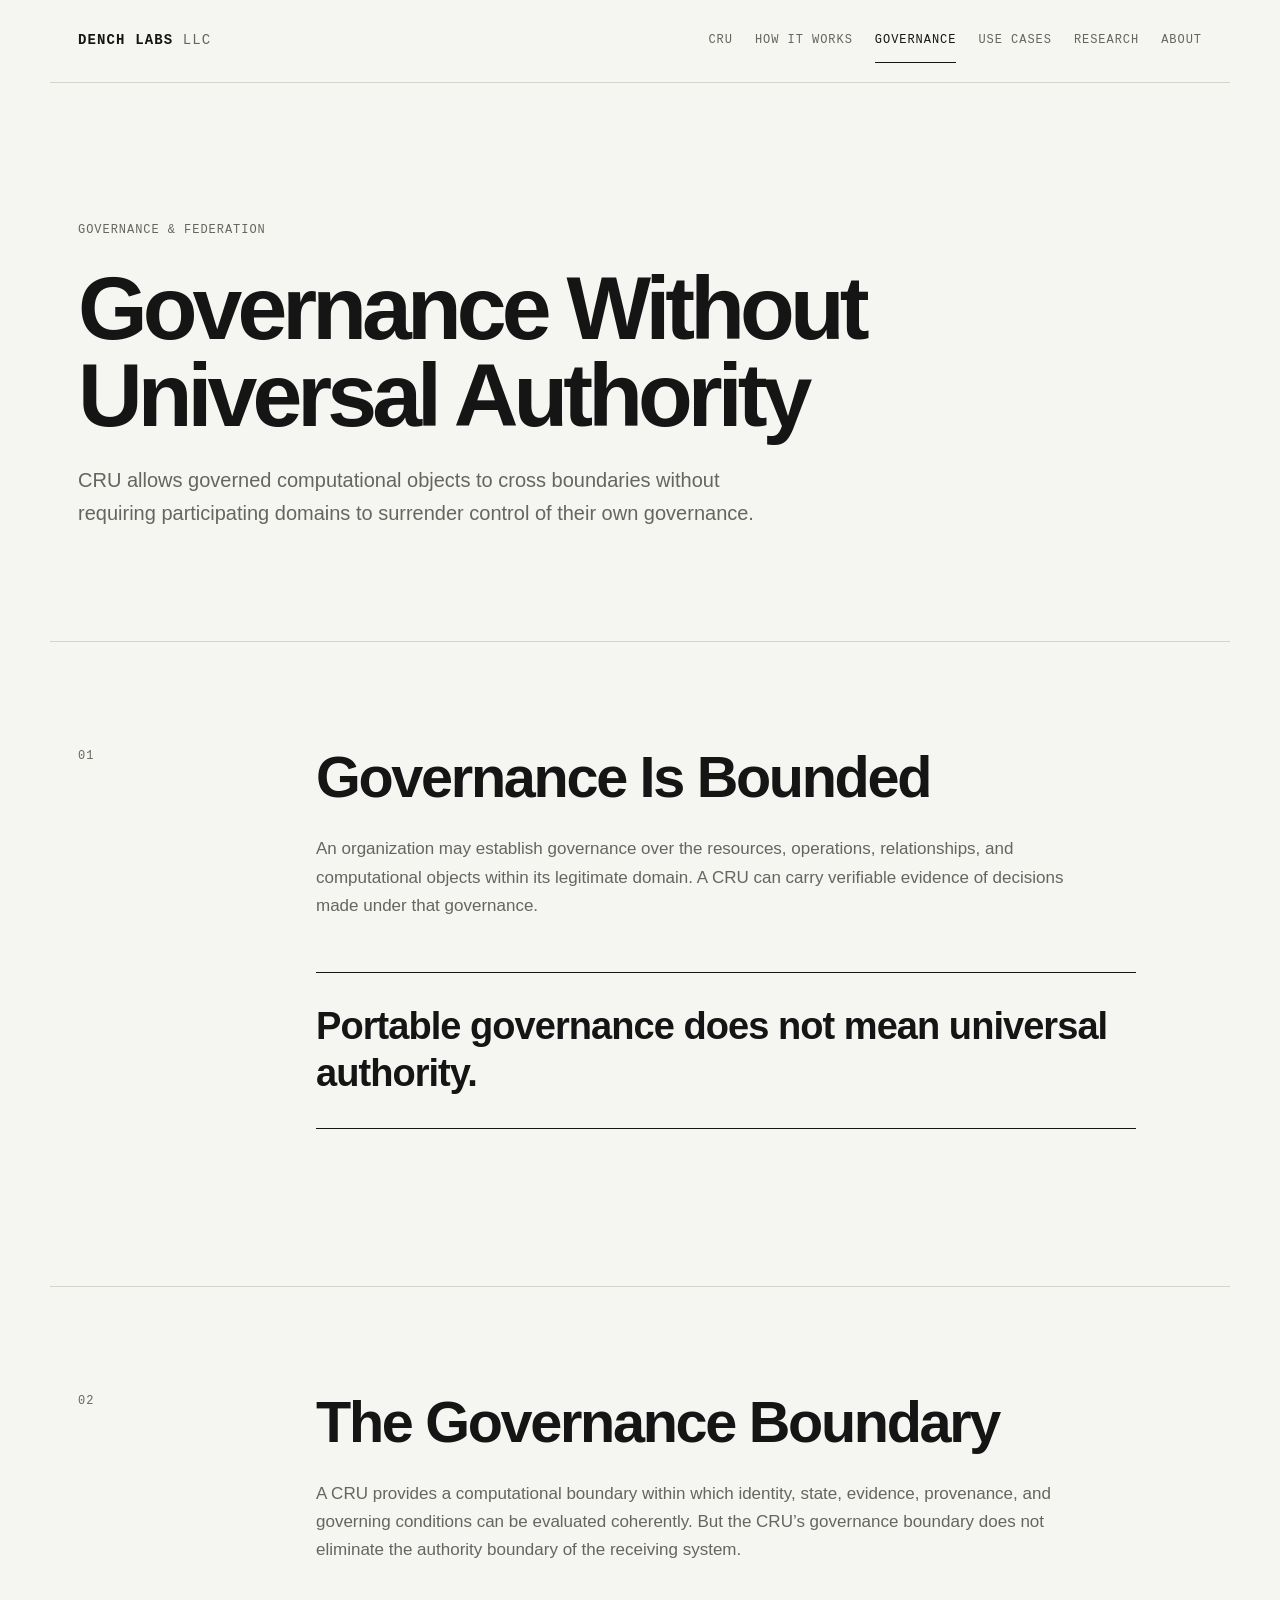
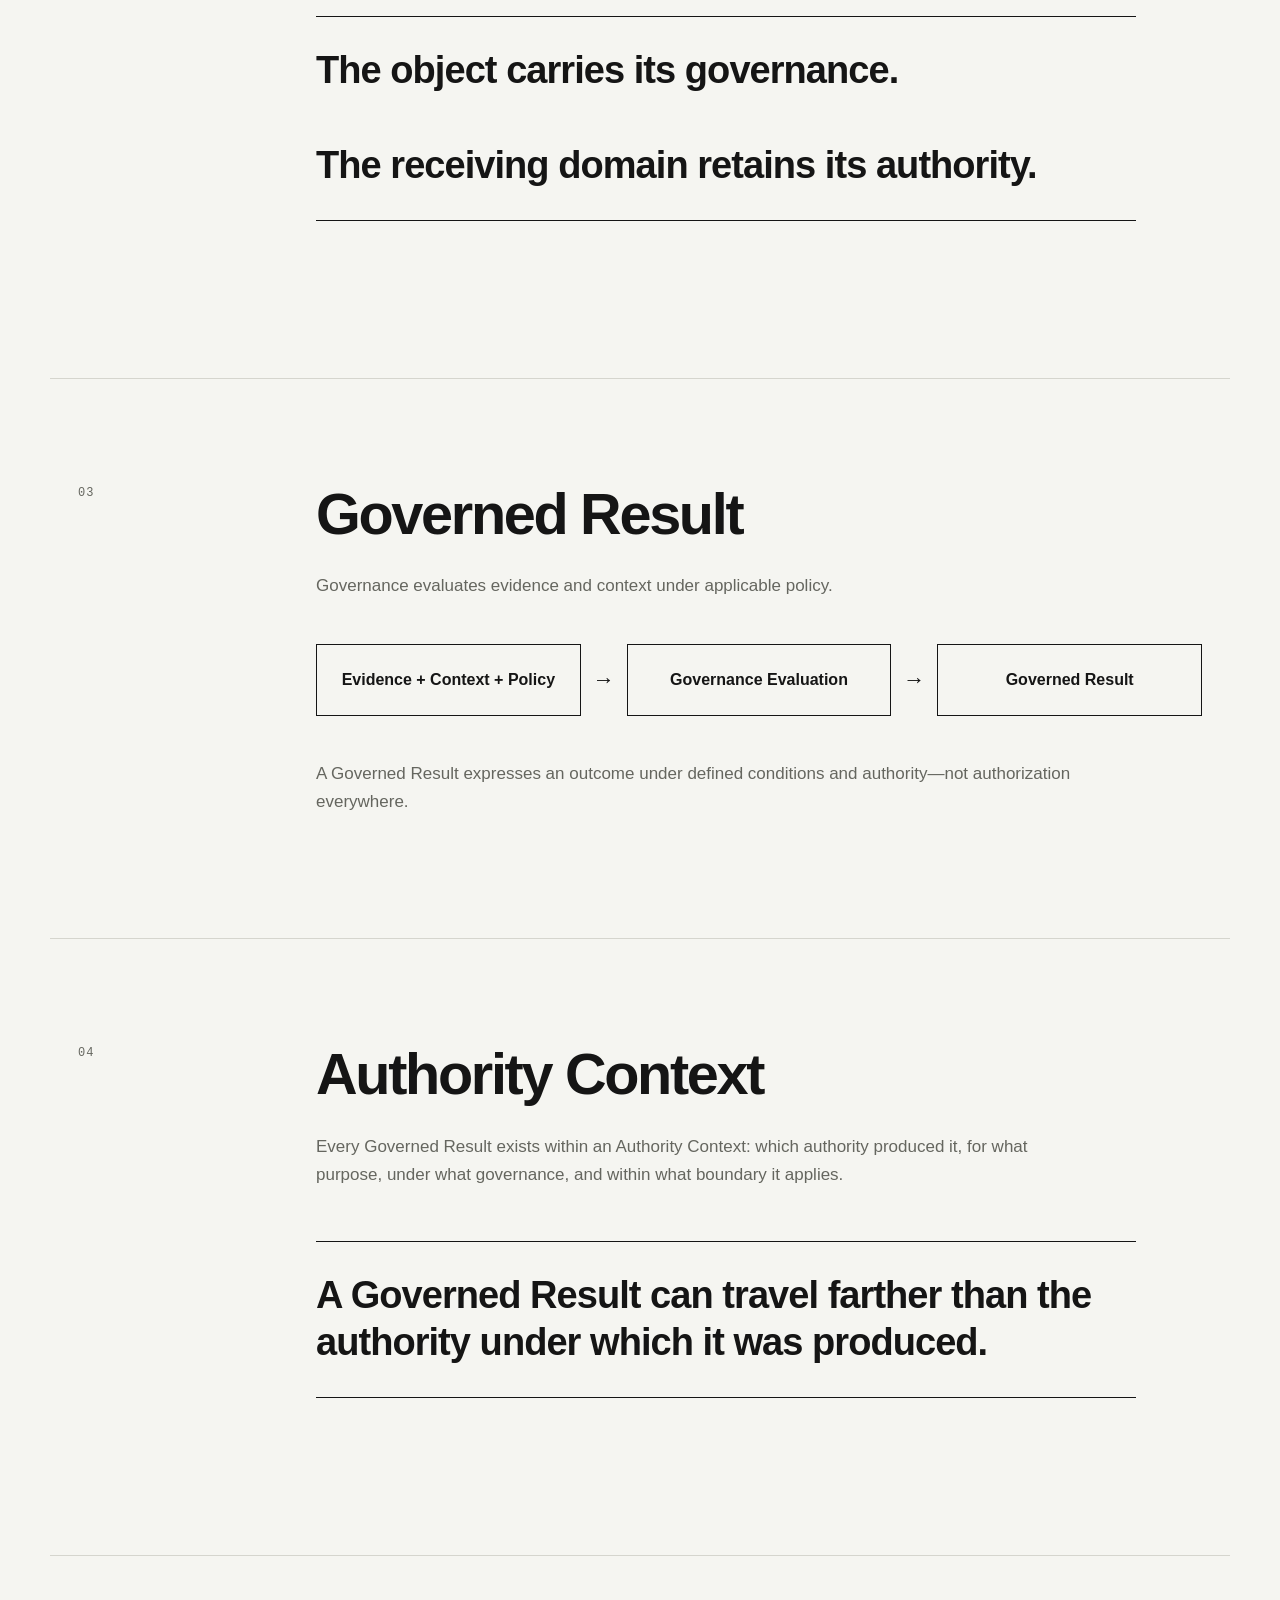
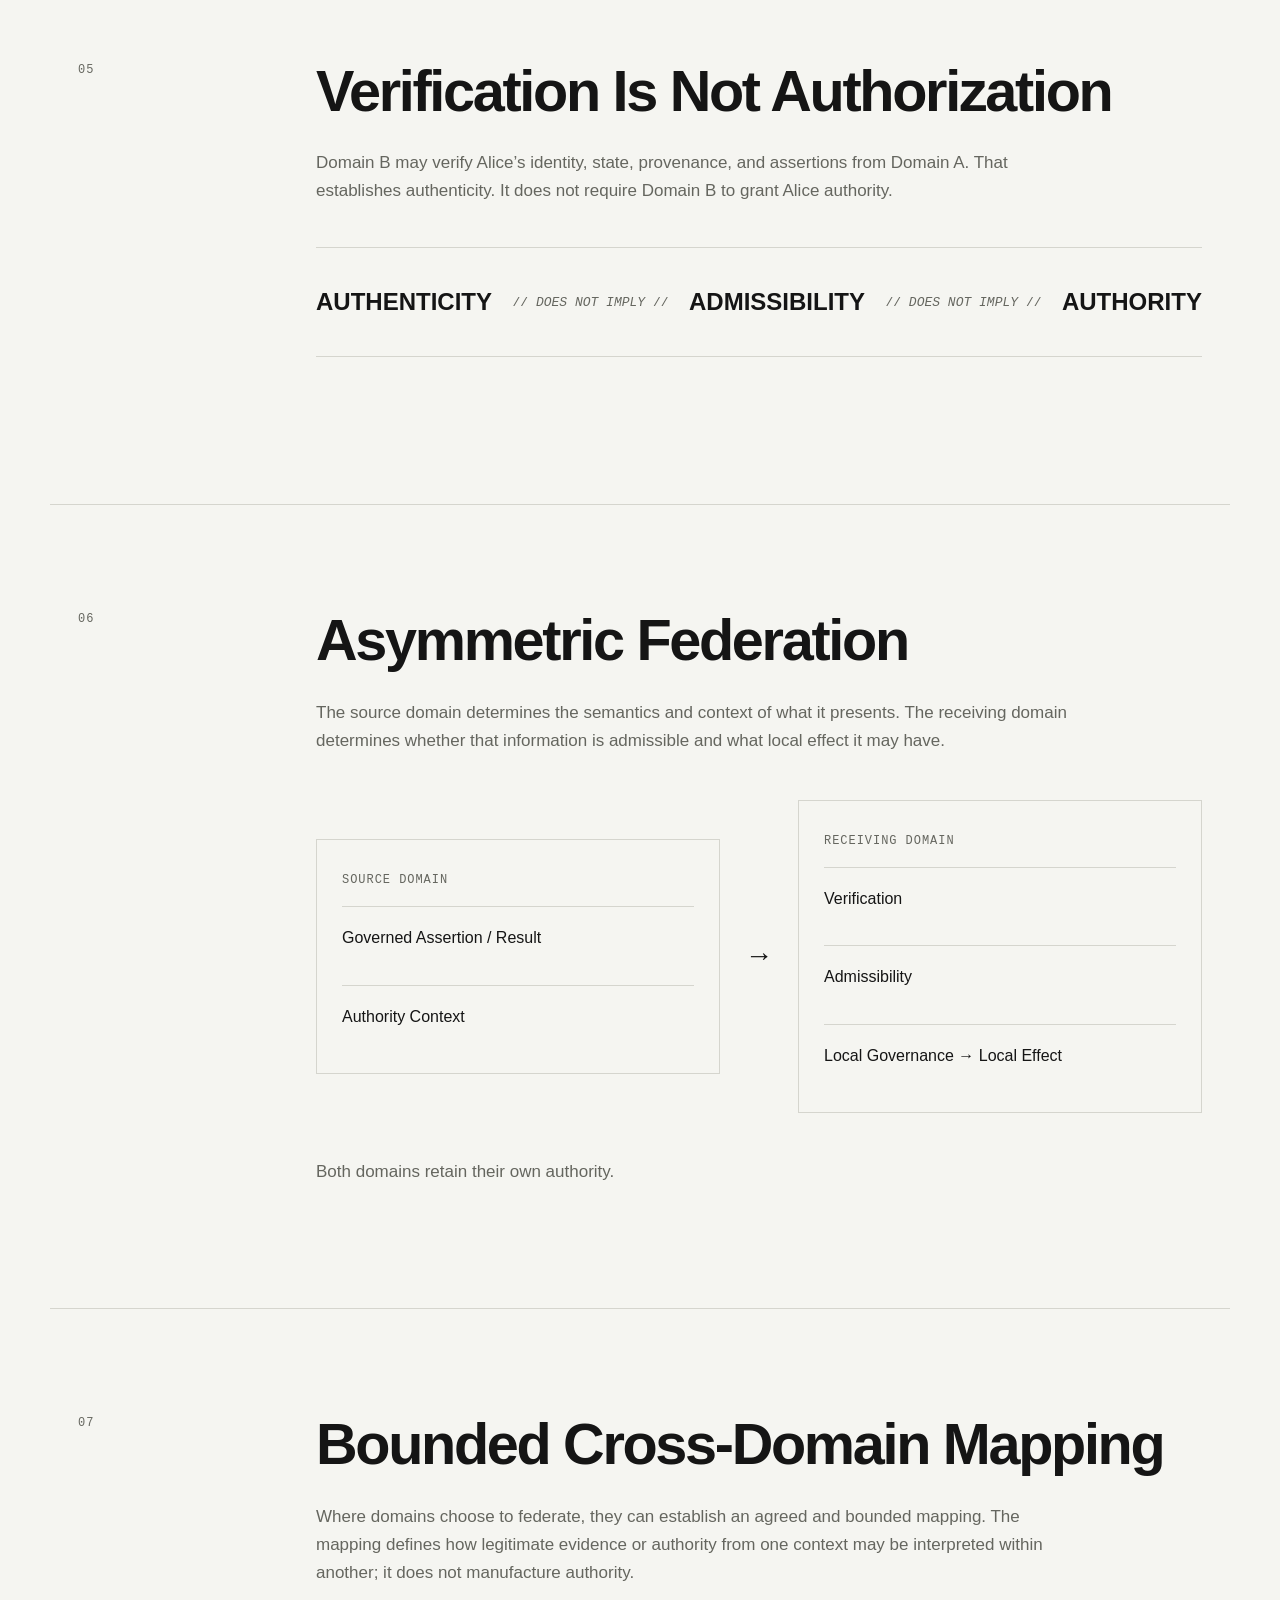
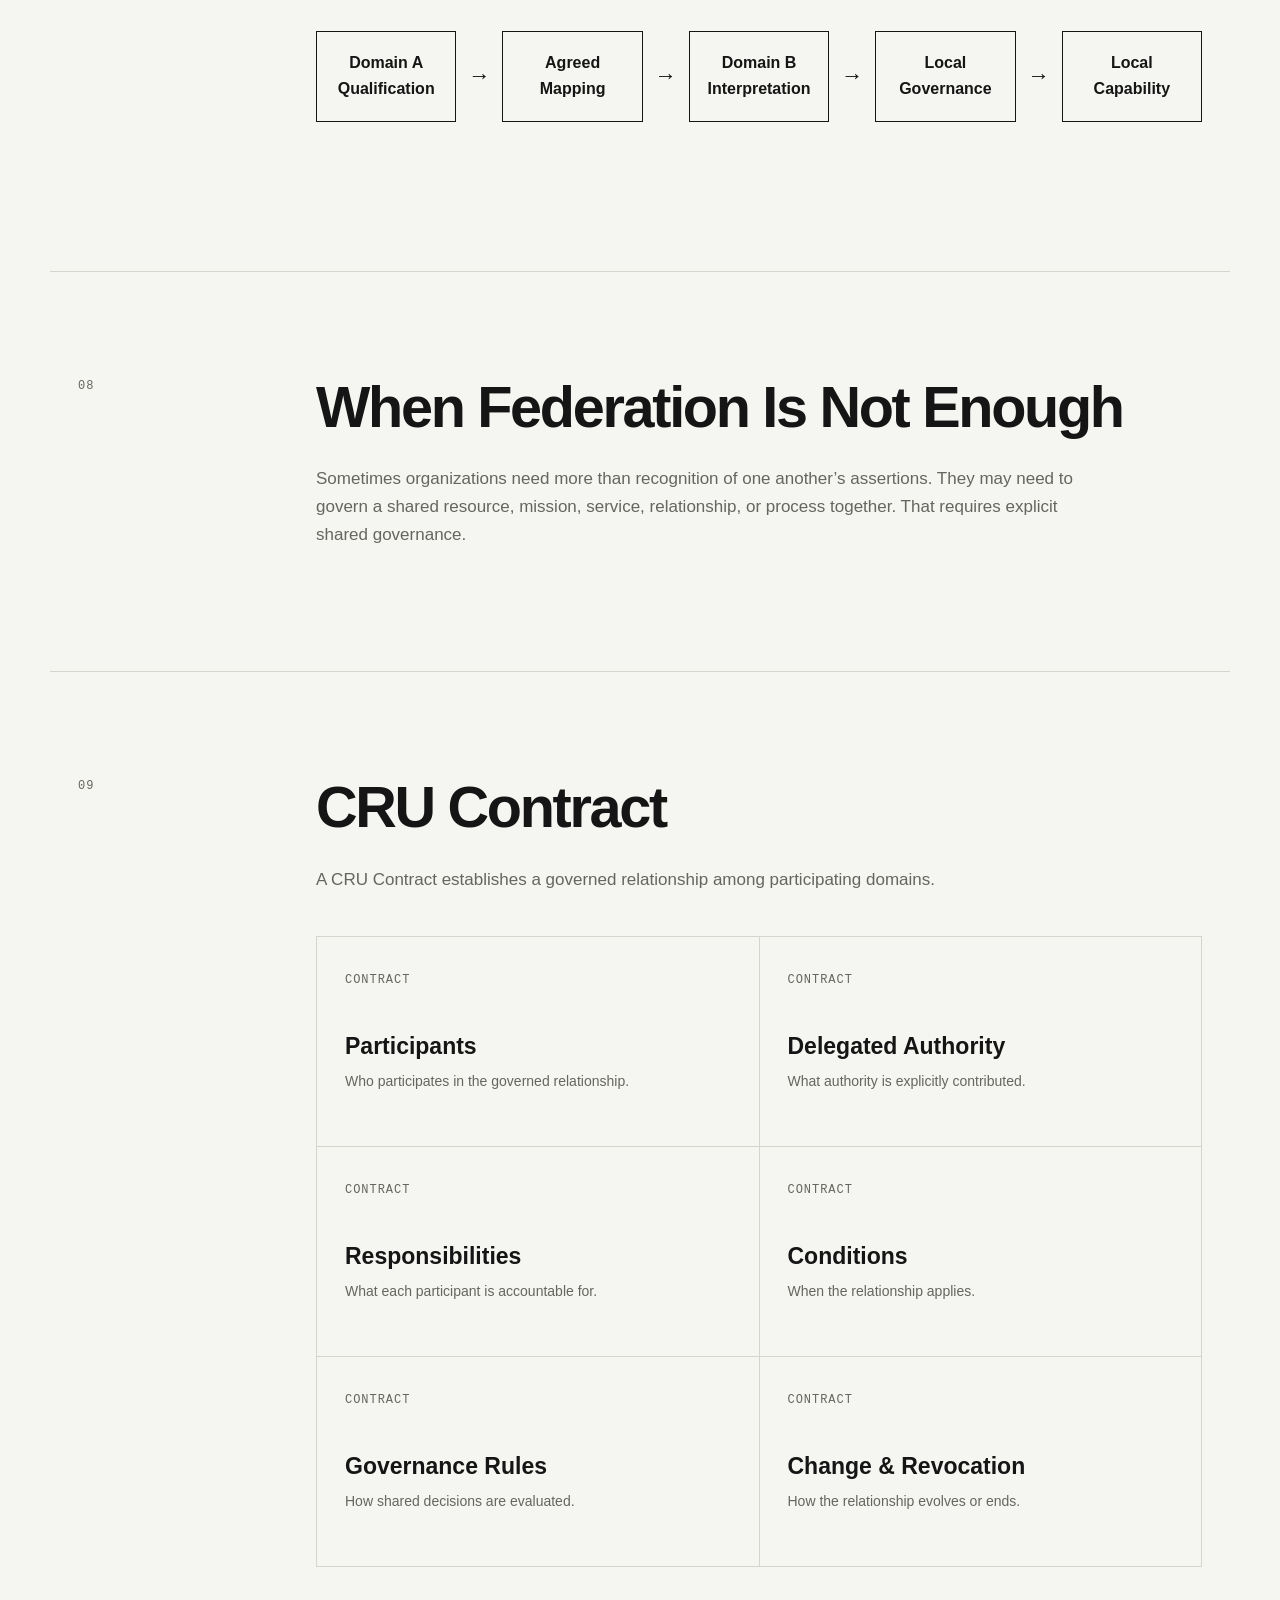
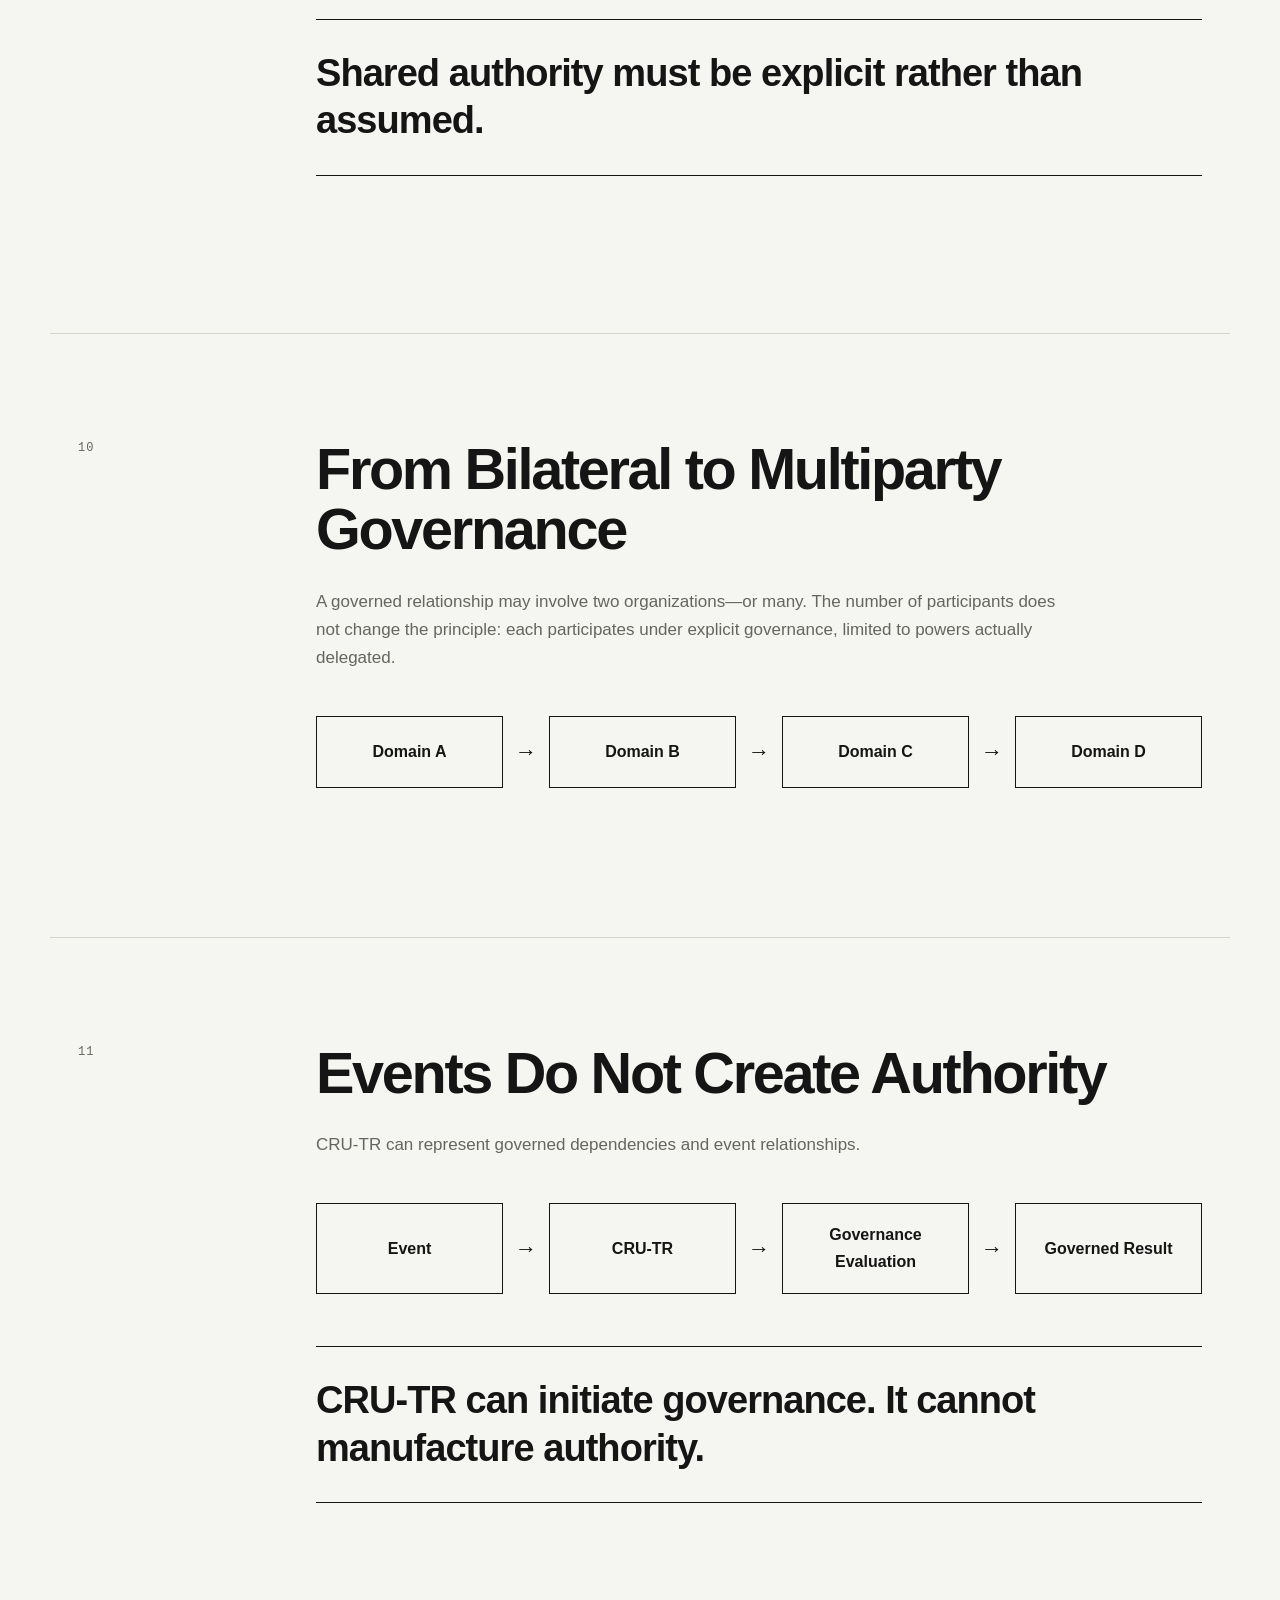
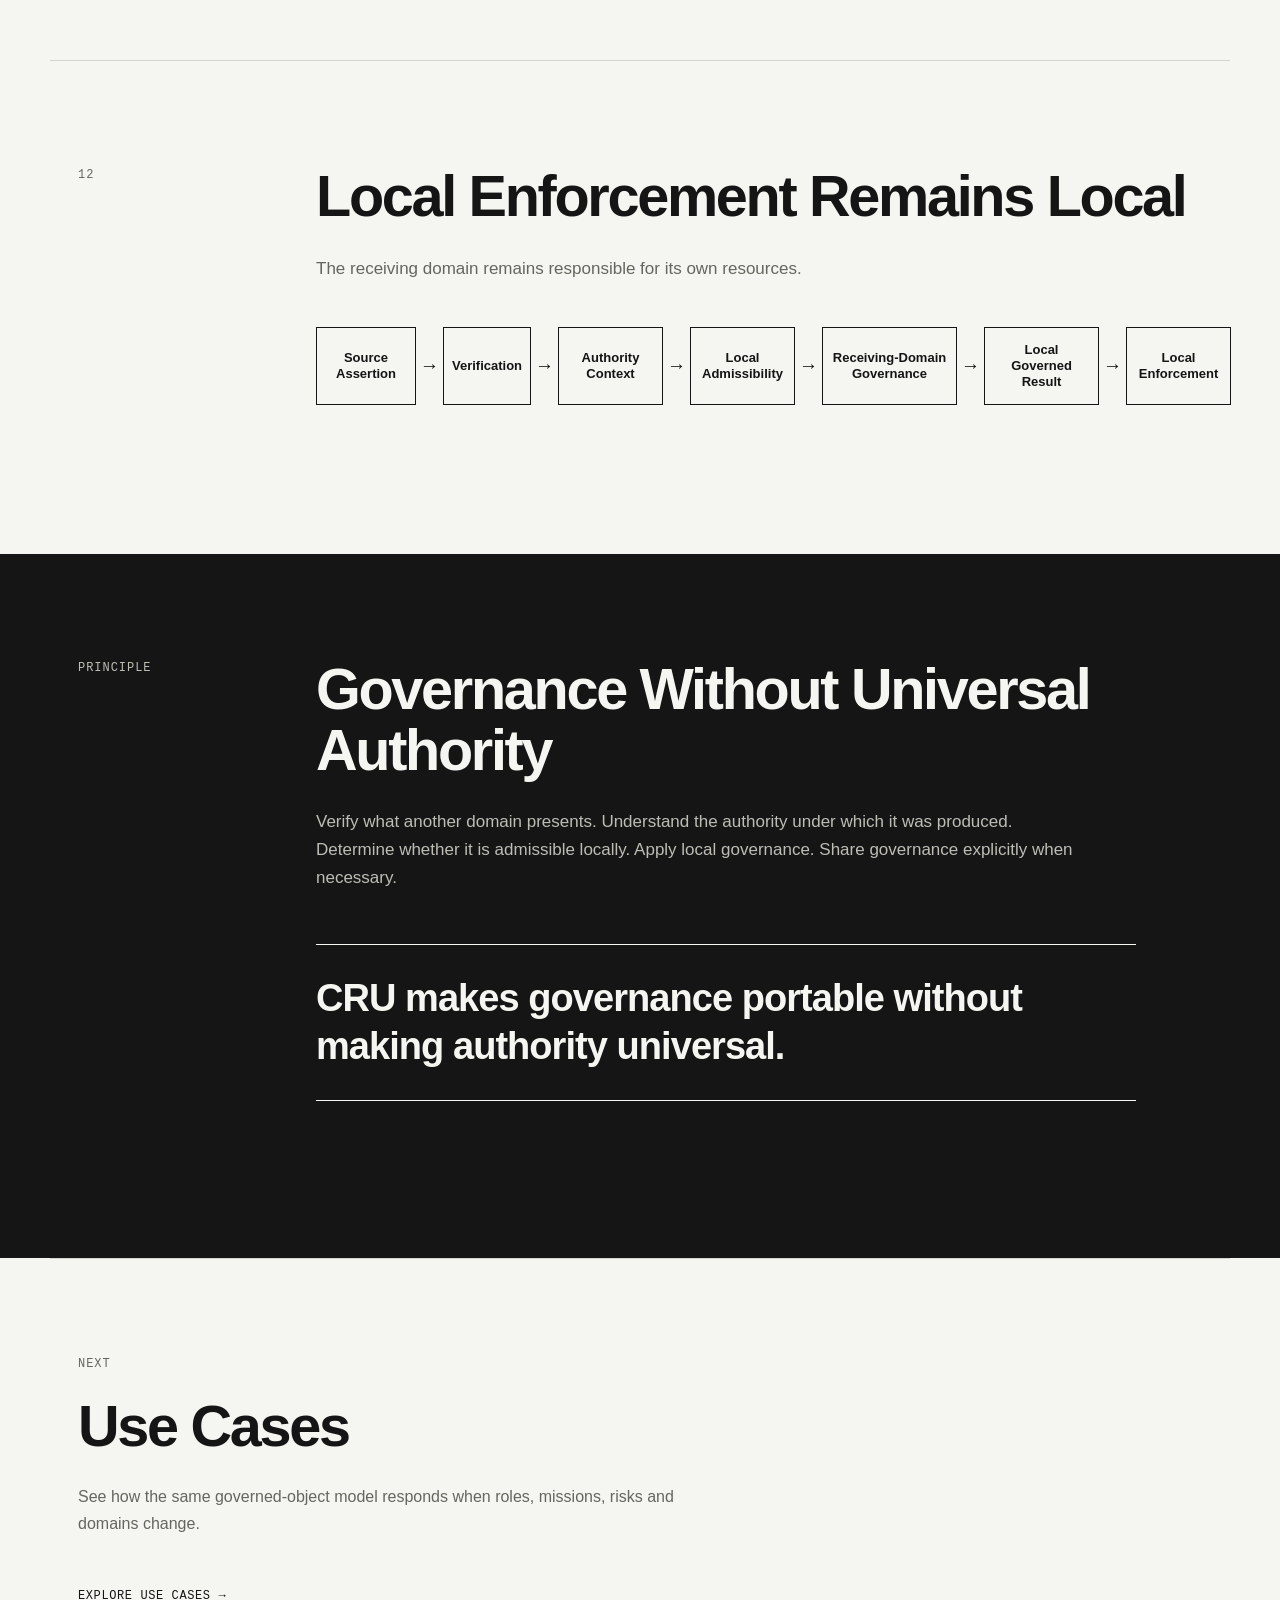
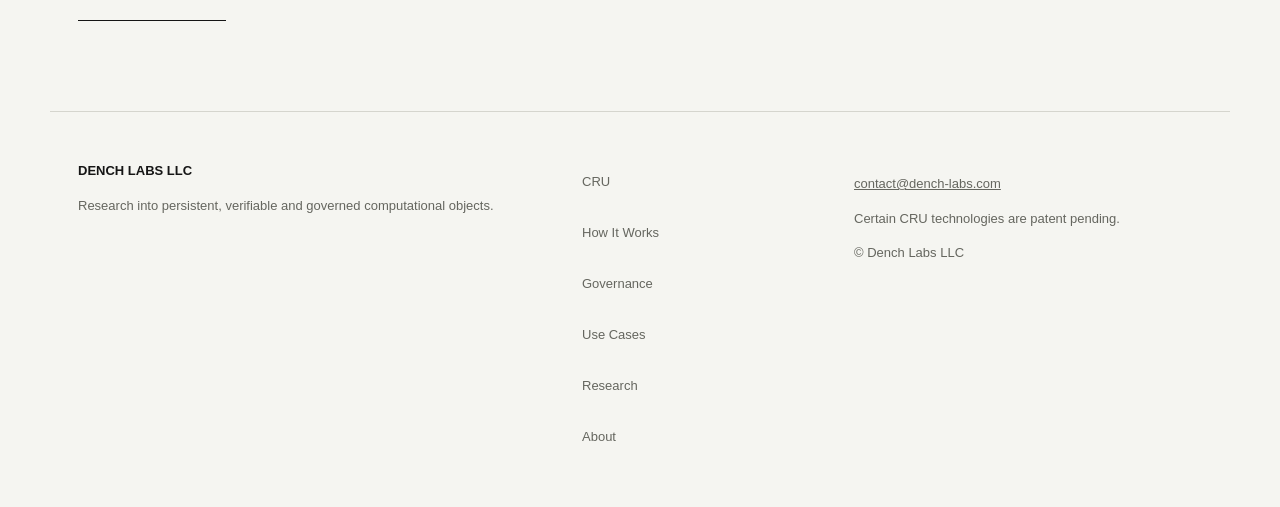
<file: governance.html>
<!doctype html><html lang="en"><head><meta charset="utf-8"><meta name="viewport" content="width=device-width,initial-scale=1"><title>Governance & Federation | Dench Labs LLC</title><meta name="description" content="Bounded authority, federation and CRU Contracts across domains."><link rel="stylesheet" href="site.css?v=20260921-3"><script defer src="site.js?v=20260912-2"></script></head><body><a class="skip-link" href="#main-content">Skip to main content</a><header class="site-header"><a class="brand" href="index.html" aria-label="Dench Labs home">DENCH LABS <span>LLC</span></a><button class="menu-toggle" aria-expanded="false" aria-controls="primary-nav">MENU</button><nav id="primary-nav" aria-label="Primary navigation"><a class="" href="index.html">CRU</a><a class="" href="how-it-works.html">HOW IT WORKS</a><a class="active" aria-current="page" href="governance.html">GOVERNANCE</a><a class="" href="use-cases.html">USE CASES</a><a class="" href="research.html">RESEARCH</a><a class="" href="about.html">ABOUT</a></nav></header><main id="main-content" tabindex="-1"><section class="page-hero"><div class="label">GOVERNANCE & FEDERATION</div><h1>Governance Without Universal Authority</h1><p>CRU allows governed computational objects to cross boundaries without requiring participating domains to surrender control of their own governance.</p></section><section class="section"><div class="label">01</div><div class="section-body"><h2>Governance Is Bounded</h2><p>An organization may establish governance over the resources, operations, relationships, and computational objects within its legitimate domain. A CRU can carry verifiable evidence of decisions made under that governance.</p><blockquote class="principle">Portable governance does not mean universal authority.</blockquote></div></section><section class="section"><div class="label">02</div><div class="section-body"><h2>The Governance Boundary</h2><p>A CRU provides a computational boundary within which identity, state, evidence, provenance, and governing conditions can be evaluated coherently. But the CRU’s governance boundary does not eliminate the authority boundary of the receiving system.</p><blockquote class="principle">The object carries its governance.<br><br>The receiving domain retains its authority.</blockquote></div></section><section class="section wide"><div class="label">03</div><div class="section-body"><h2>Governed Result</h2><p>Governance evaluates evidence and context under applicable policy.</p><div class="flow"><div class="node">Evidence + Context + Policy</div><div class="arrow" aria-hidden="true">→</div><div class="node">Governance Evaluation</div><div class="arrow" aria-hidden="true">→</div><div class="node">Governed Result</div></div><p>A Governed Result expresses an outcome under defined conditions and authority—not authorization everywhere.</p></div></section><section class="section"><div class="label">04</div><div class="section-body"><h2>Authority Context</h2><p>Every Governed Result exists within an Authority Context: which authority produced it, for what purpose, under what governance, and within what boundary it applies.</p><blockquote class="principle">A Governed Result can travel farther than the authority under which it was produced.</blockquote></div></section><section class="section wide"><div class="label">05</div><div class="section-body"><h2>Verification Is Not Authorization</h2><p>Domain B may verify Alice’s identity, state, provenance, and assertions from Domain A. That establishes authenticity. It does not require Domain B to grant Alice authority.</p><div class="not-imply"><strong>AUTHENTICITY</strong><span>// <em>DOES NOT IMPLY</em> //</span><strong>ADMISSIBILITY</strong><span>// <em>DOES NOT IMPLY</em> //</span><strong>AUTHORITY</strong></div></div></section><section class="section wide"><div class="label">06</div><div class="section-body"><h2>Asymmetric Federation</h2><p>The source domain determines the semantics and context of what it presents. The receiving domain determines whether that information is admissible and what local effect it may have.</p><div class="domain-flow"><div><span class="label">SOURCE DOMAIN</span><div class="node">Governed Assertion / Result</div><div class="node">Authority Context</div></div><div class="domain-cross"><span class="domain-cross-wide" aria-hidden="true">→</span><span class="domain-boundary-mobile">DOMAIN BOUNDARY</span></div><div><span class="label">RECEIVING DOMAIN</span><div class="node">Verification</div><div class="node">Admissibility</div><div class="node">Local Governance → Local Effect</div></div></div><p>Both domains retain their own authority.</p></div></section><section class="section wide"><div class="label">07</div><div class="section-body"><h2>Bounded Cross-Domain Mapping</h2><p>Where domains choose to federate, they can establish an agreed and bounded mapping. The mapping defines how legitimate evidence or authority from one context may be interpreted within another; it does not manufacture authority.</p><div class="flow"><div class="node">Domain A Qualification</div><div class="arrow" aria-hidden="true">→</div><div class="node">Agreed Mapping</div><div class="arrow" aria-hidden="true">→</div><div class="node">Domain B Interpretation</div><div class="arrow" aria-hidden="true">→</div><div class="node">Local Governance</div><div class="arrow" aria-hidden="true">→</div><div class="node">Local Capability</div></div></div></section><section class="section"><div class="label">08</div><div class="section-body"><h2>When Federation Is Not Enough</h2><p>Sometimes organizations need more than recognition of one another’s assertions. They may need to govern a shared resource, mission, service, relationship, or process together. That requires explicit shared governance.</p></div></section><section class="section wide"><div class="label">09</div><div class="section-body"><h2>CRU Contract</h2><p>A CRU Contract establishes a governed relationship among participating domains.</p><div class="cards"><article><span class="label">CONTRACT</span><h3>Participants</h3><p>Who participates in the governed relationship.</p></article><article><span class="label">CONTRACT</span><h3>Delegated Authority</h3><p>What authority is explicitly contributed.</p></article><article><span class="label">CONTRACT</span><h3>Responsibilities</h3><p>What each participant is accountable for.</p></article><article><span class="label">CONTRACT</span><h3>Conditions</h3><p>When the relationship applies.</p></article><article><span class="label">CONTRACT</span><h3>Governance Rules</h3><p>How shared decisions are evaluated.</p></article><article><span class="label">CONTRACT</span><h3>Change & Revocation</h3><p>How the relationship evolves or ends.</p></article></div><blockquote class="principle">Shared authority must be explicit rather than assumed.</blockquote></div></section><section class="section wide"><div class="label">10</div><div class="section-body"><h2>From Bilateral to Multiparty Governance</h2><p>A governed relationship may involve two organizations—or many. The number of participants does not change the principle: each participates under explicit governance, limited to powers actually delegated.</p><div class="flow"><div class="node">Domain A</div><div class="arrow" aria-hidden="true">→</div><div class="node">Domain B</div><div class="arrow" aria-hidden="true">→</div><div class="node">Domain C</div><div class="arrow" aria-hidden="true">→</div><div class="node">Domain D</div></div></div></section><section class="section wide"><div class="label">11</div><div class="section-body"><h2>Events Do Not Create Authority</h2><p>CRU-TR can represent governed dependencies and event relationships.</p><div class="flow"><div class="node">Event</div><div class="arrow" aria-hidden="true">→</div><div class="node">CRU-TR</div><div class="arrow" aria-hidden="true">→</div><div class="node">Governance Evaluation</div><div class="arrow" aria-hidden="true">→</div><div class="node">Governed Result</div></div><blockquote class="principle">CRU-TR can initiate governance. It cannot manufacture authority.</blockquote></div></section><section class="section wide"><div class="label">12</div><div class="section-body"><h2>Local Enforcement Remains Local</h2><p>The receiving domain remains responsible for its own resources.</p><div class="flow section12-flow"><div class="node">Source Assertion</div><div class="arrow" aria-hidden="true">→</div><div class="node">Verification</div><div class="arrow" aria-hidden="true">→</div><div class="node">Authority Context</div><div class="arrow" aria-hidden="true">→</div><div class="node">Local Admissibility</div><div class="arrow" aria-hidden="true">→</div><div class="node">Receiving-Domain Governance</div><div class="arrow" aria-hidden="true">→</div><div class="node">Local Governed Result</div><div class="arrow" aria-hidden="true">→</div><div class="node">Local Enforcement</div></div></div></section><section class="section dark"><div class="label">PRINCIPLE</div><div class="section-body"><h2>Governance Without Universal Authority</h2><p>Verify what another domain presents. Understand the authority under which it was produced. Determine whether it is admissible locally. Apply local governance. Share governance explicitly when necessary.</p><blockquote class="principle">CRU makes governance portable without making authority universal.</blockquote></div></section><section class="next"><span class="label">NEXT</span><h2>Use Cases</h2><p>See how the same governed-object model responds when roles, missions, risks and domains change.</p><a class="cta" href="use-cases.html">Explore Use Cases →</a></section></main><footer><div><strong>DENCH LABS LLC</strong><p>Research into persistent, verifiable and governed computational objects.</p></div><div class="footer-links"><a href="index.html">CRU</a><a href="how-it-works.html">How It Works</a><a href="governance.html">Governance</a><a href="use-cases.html">Use Cases</a><a href="research.html">Research</a><a href="about.html">About</a></div><div><p><a href="mailto:contact@dench-labs.com">contact@dench-labs.com</a></p><p>Certain CRU technologies are patent pending.</p><p>© Dench Labs LLC</p></div></footer></body></html>
</file>
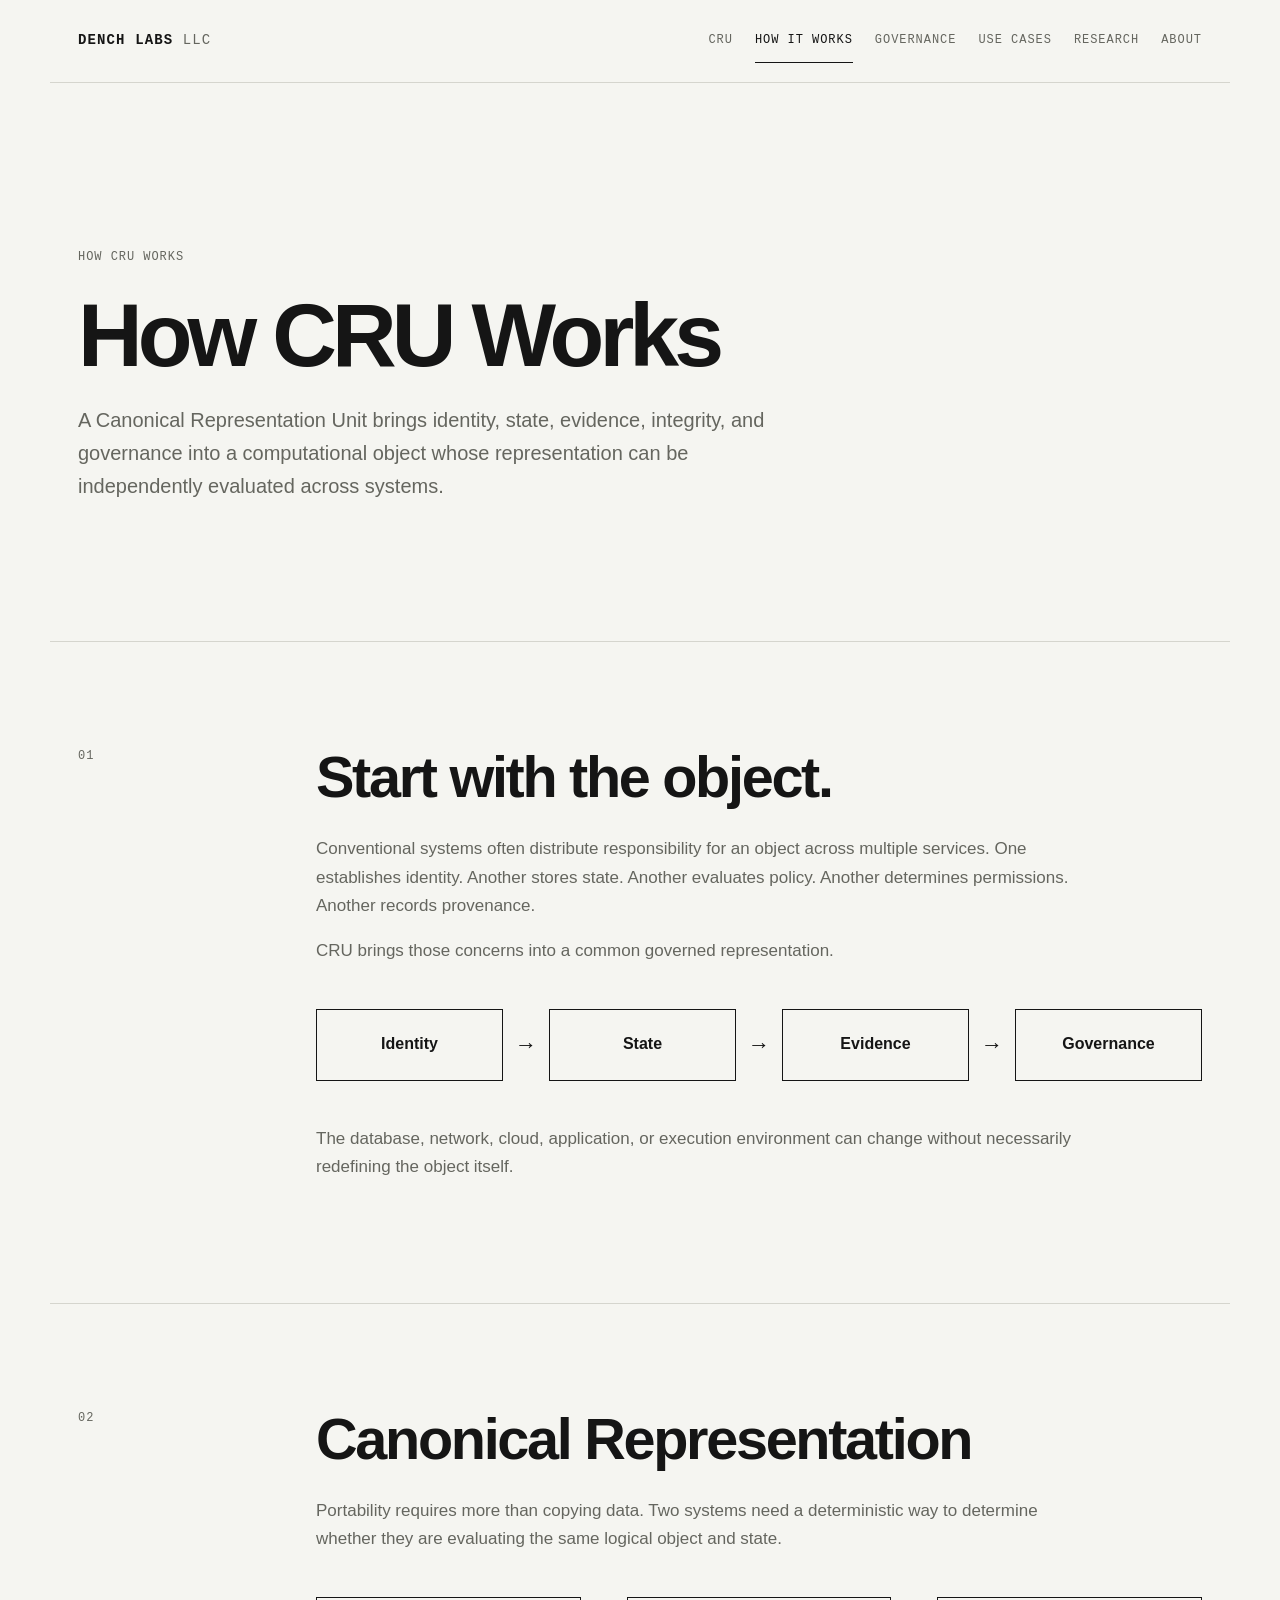
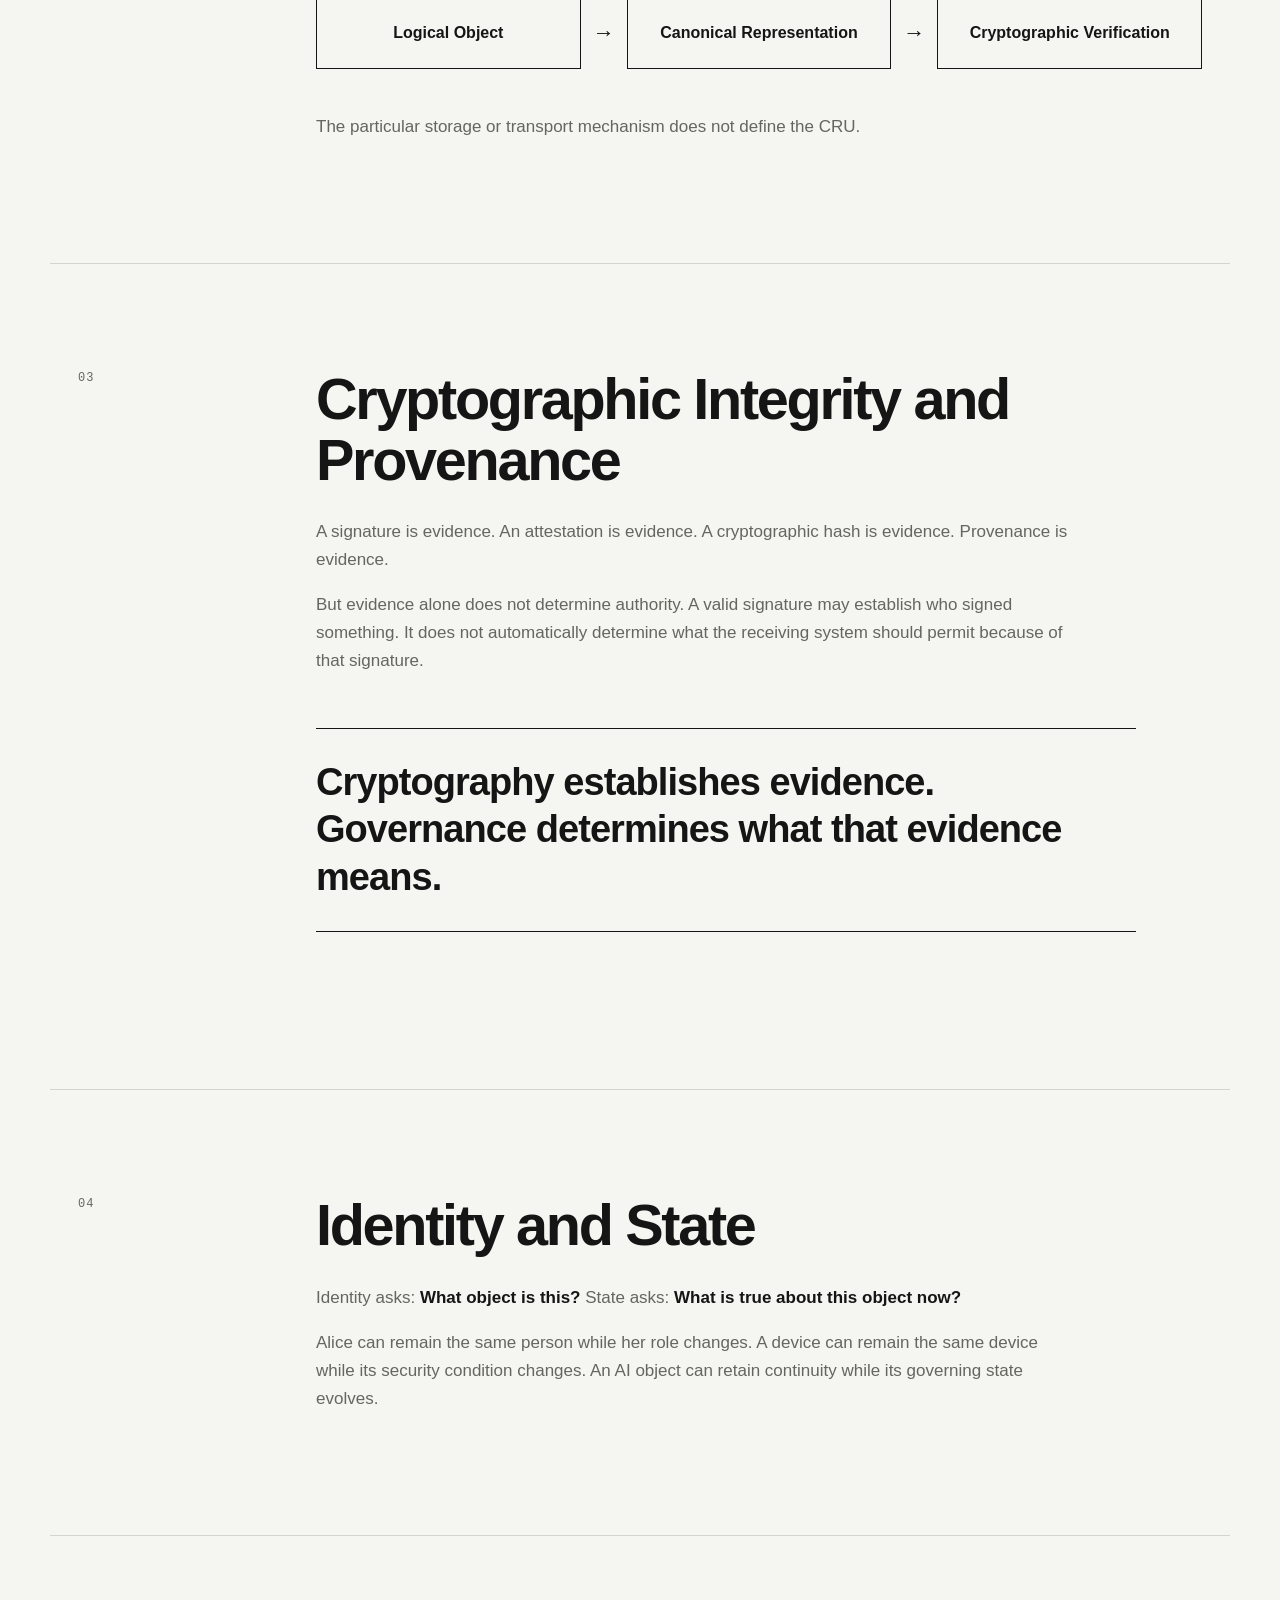
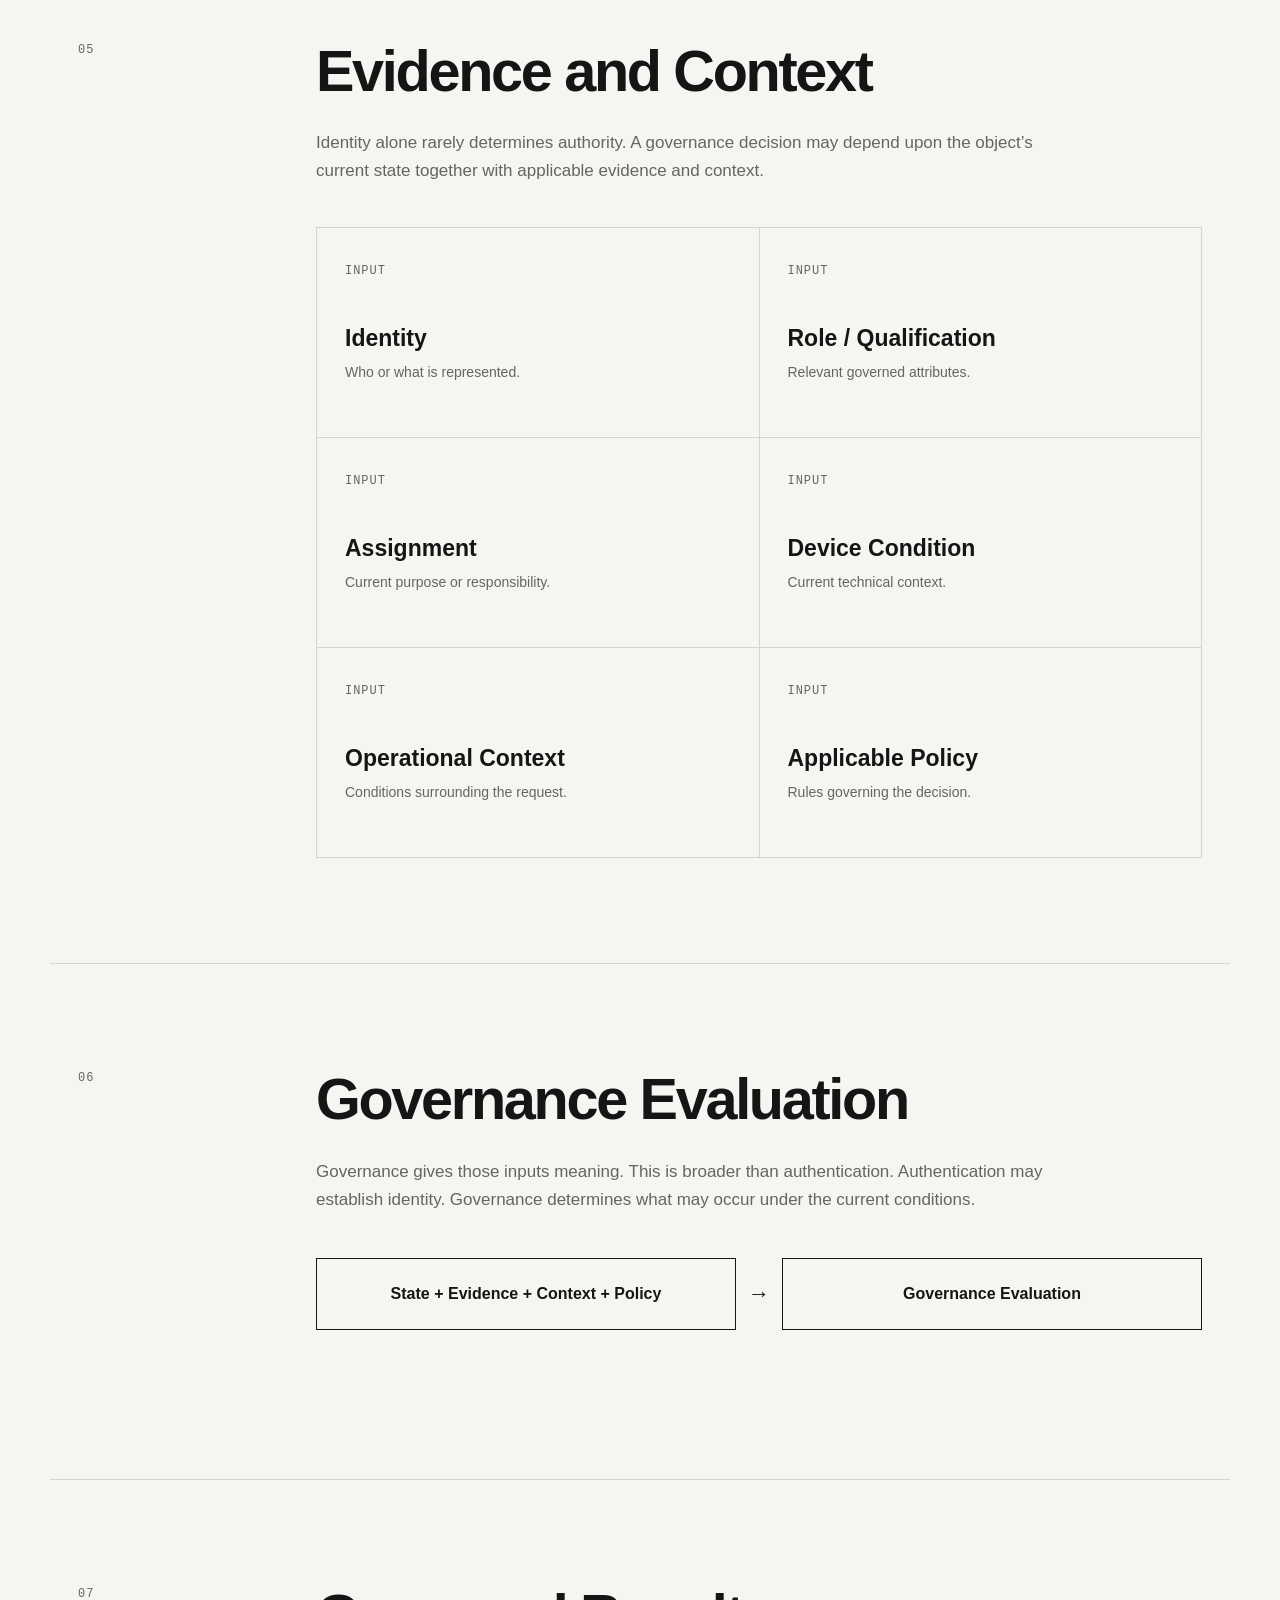
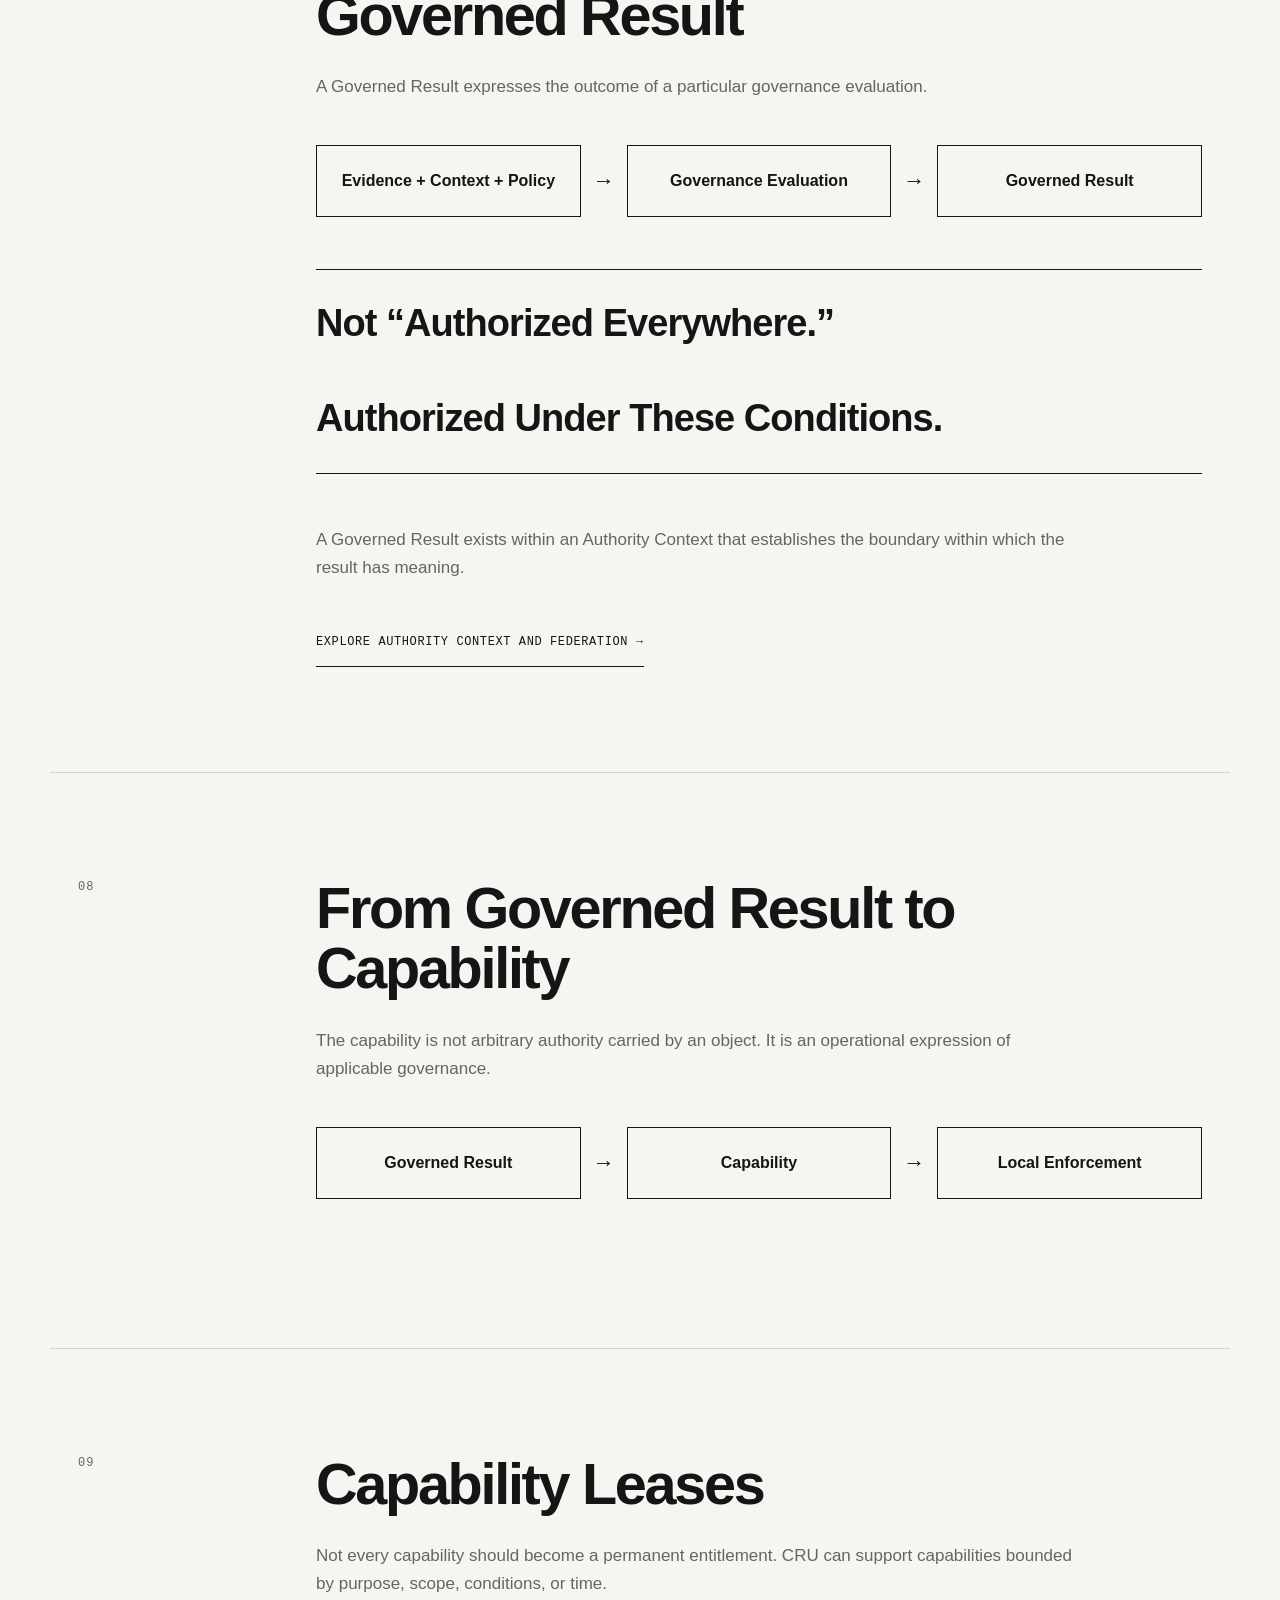
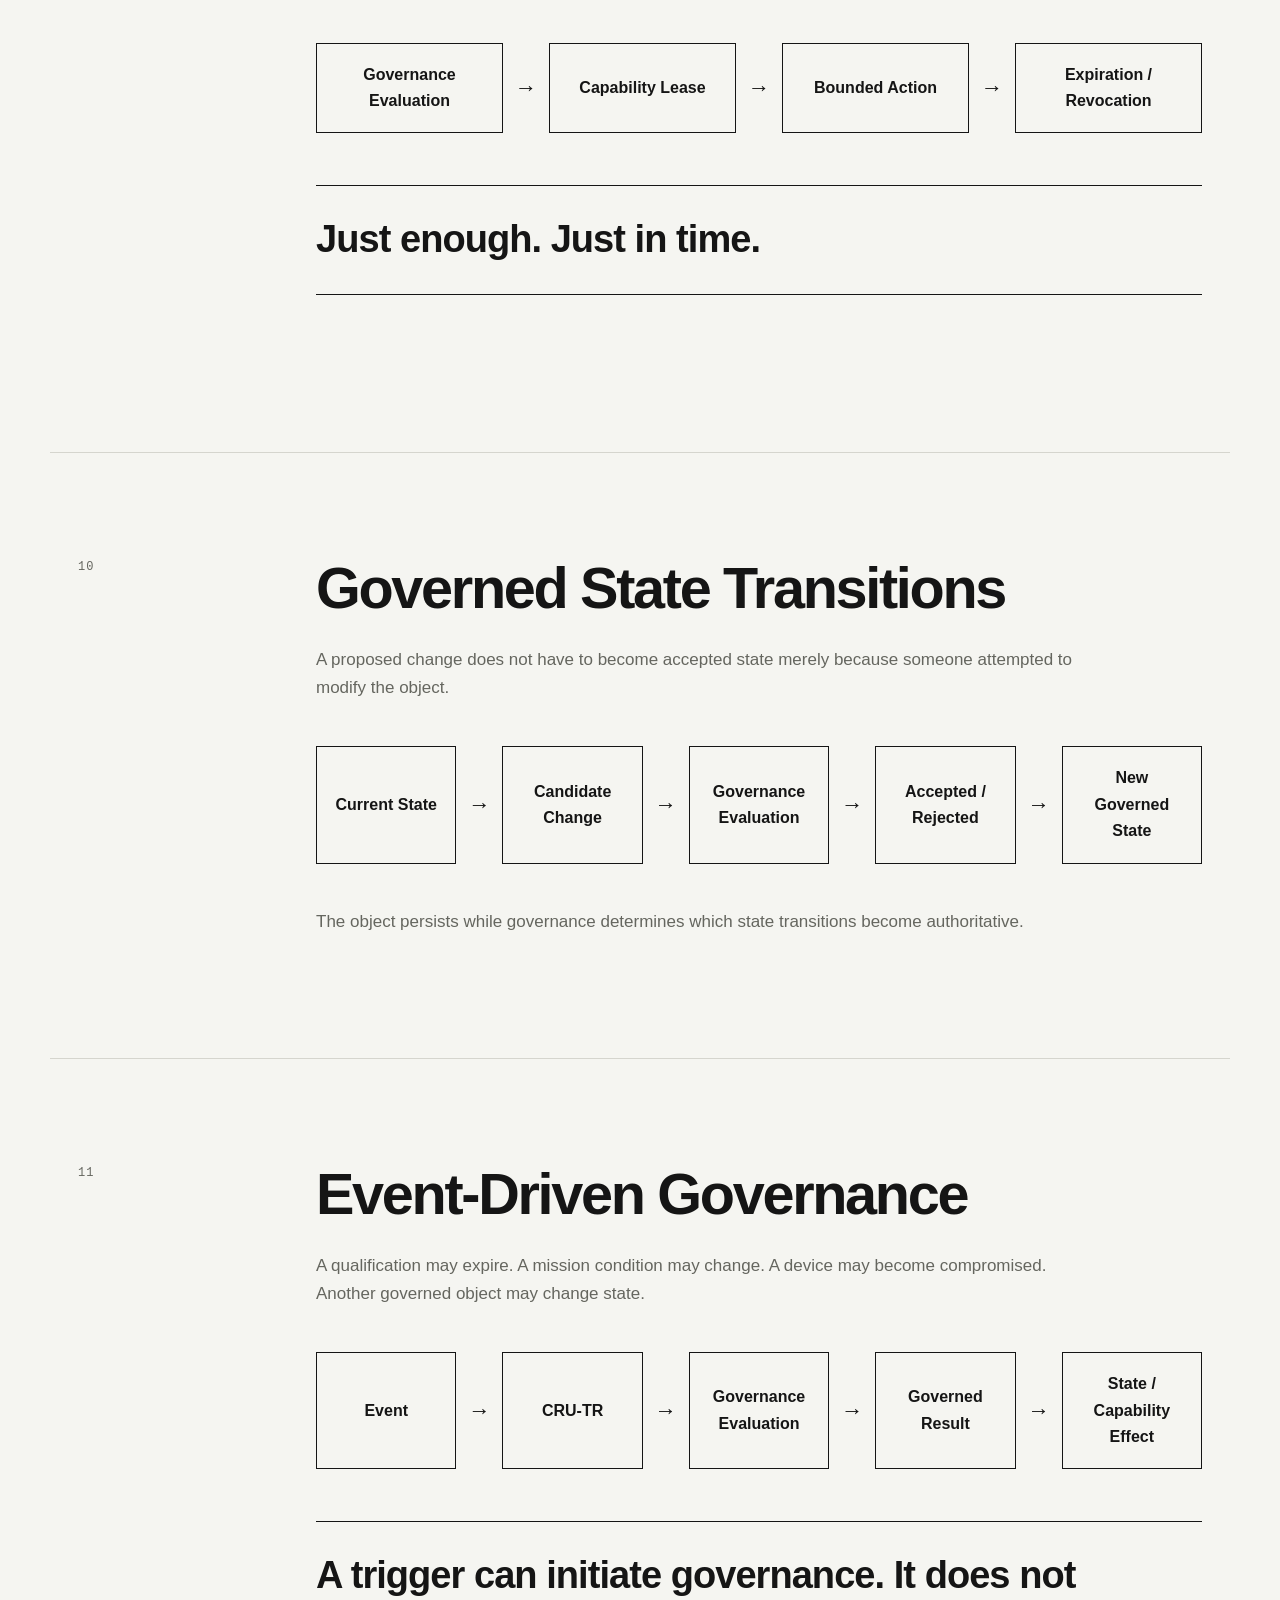
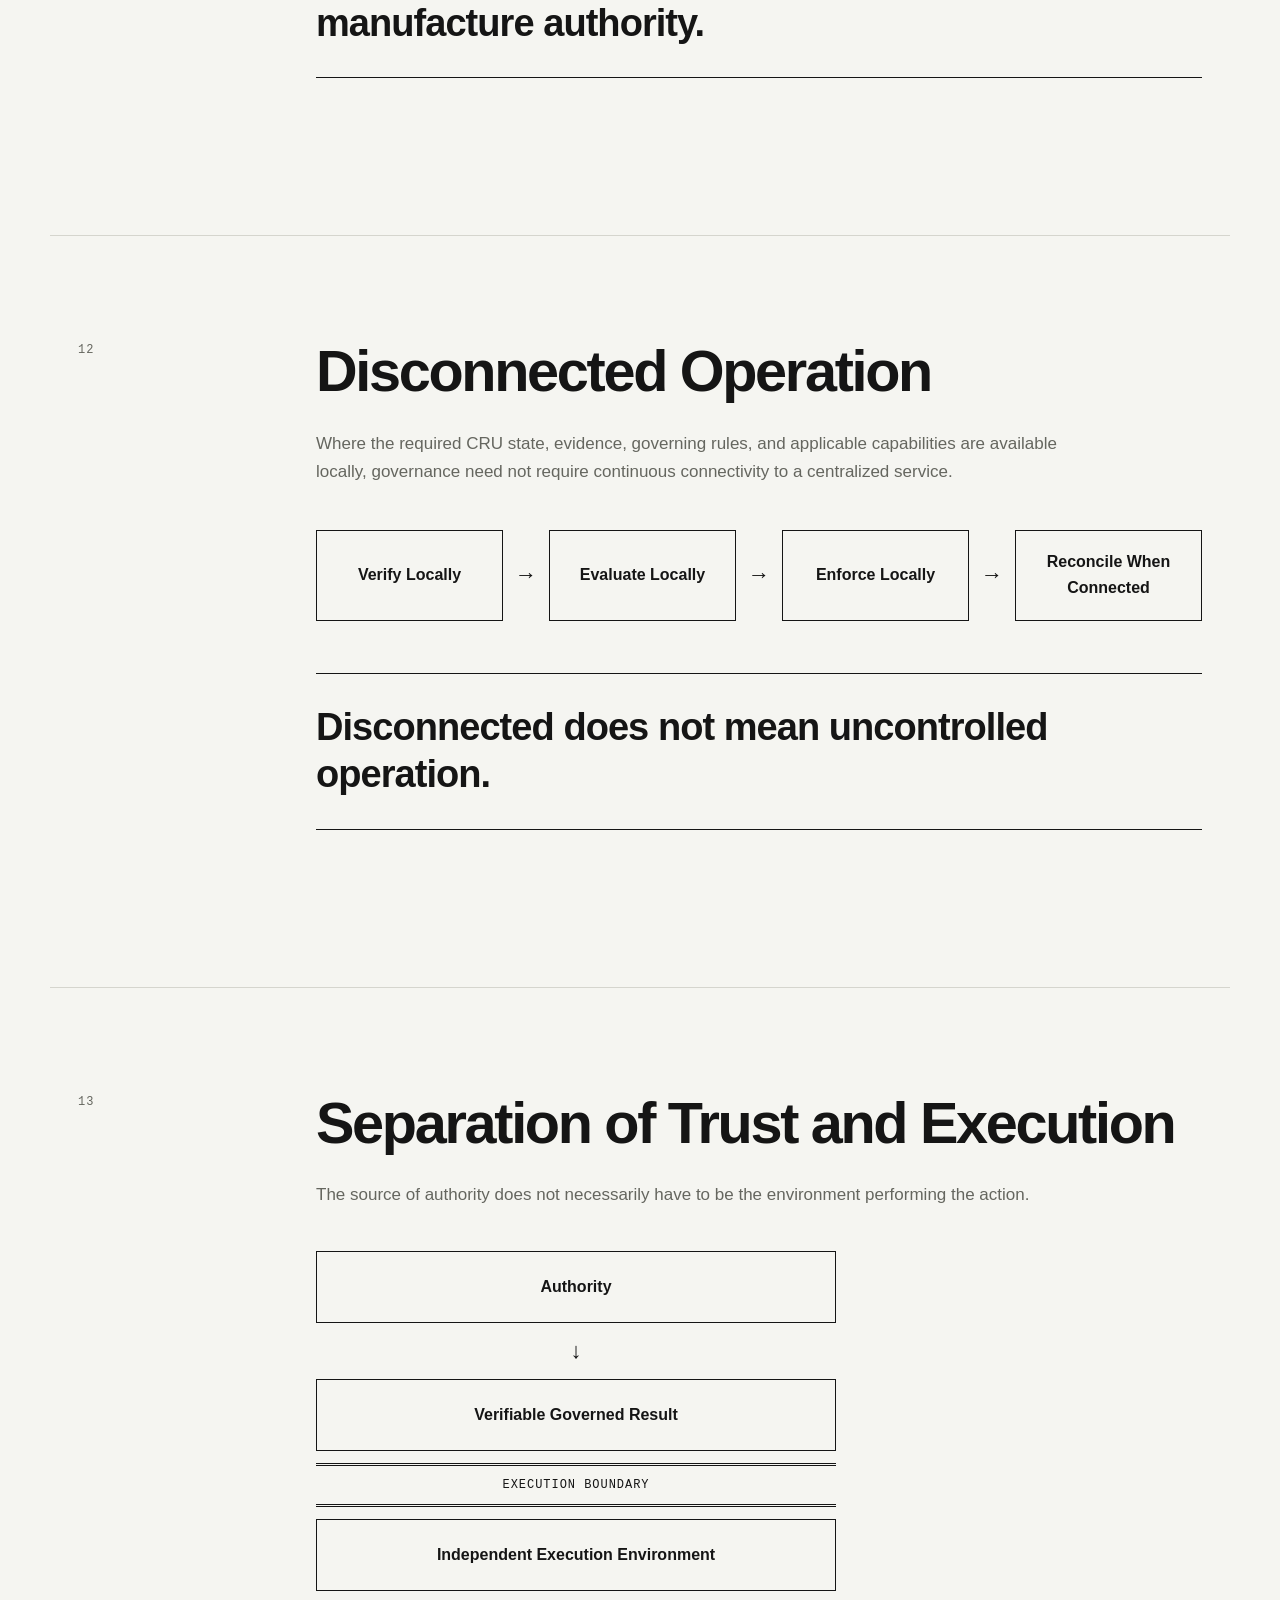
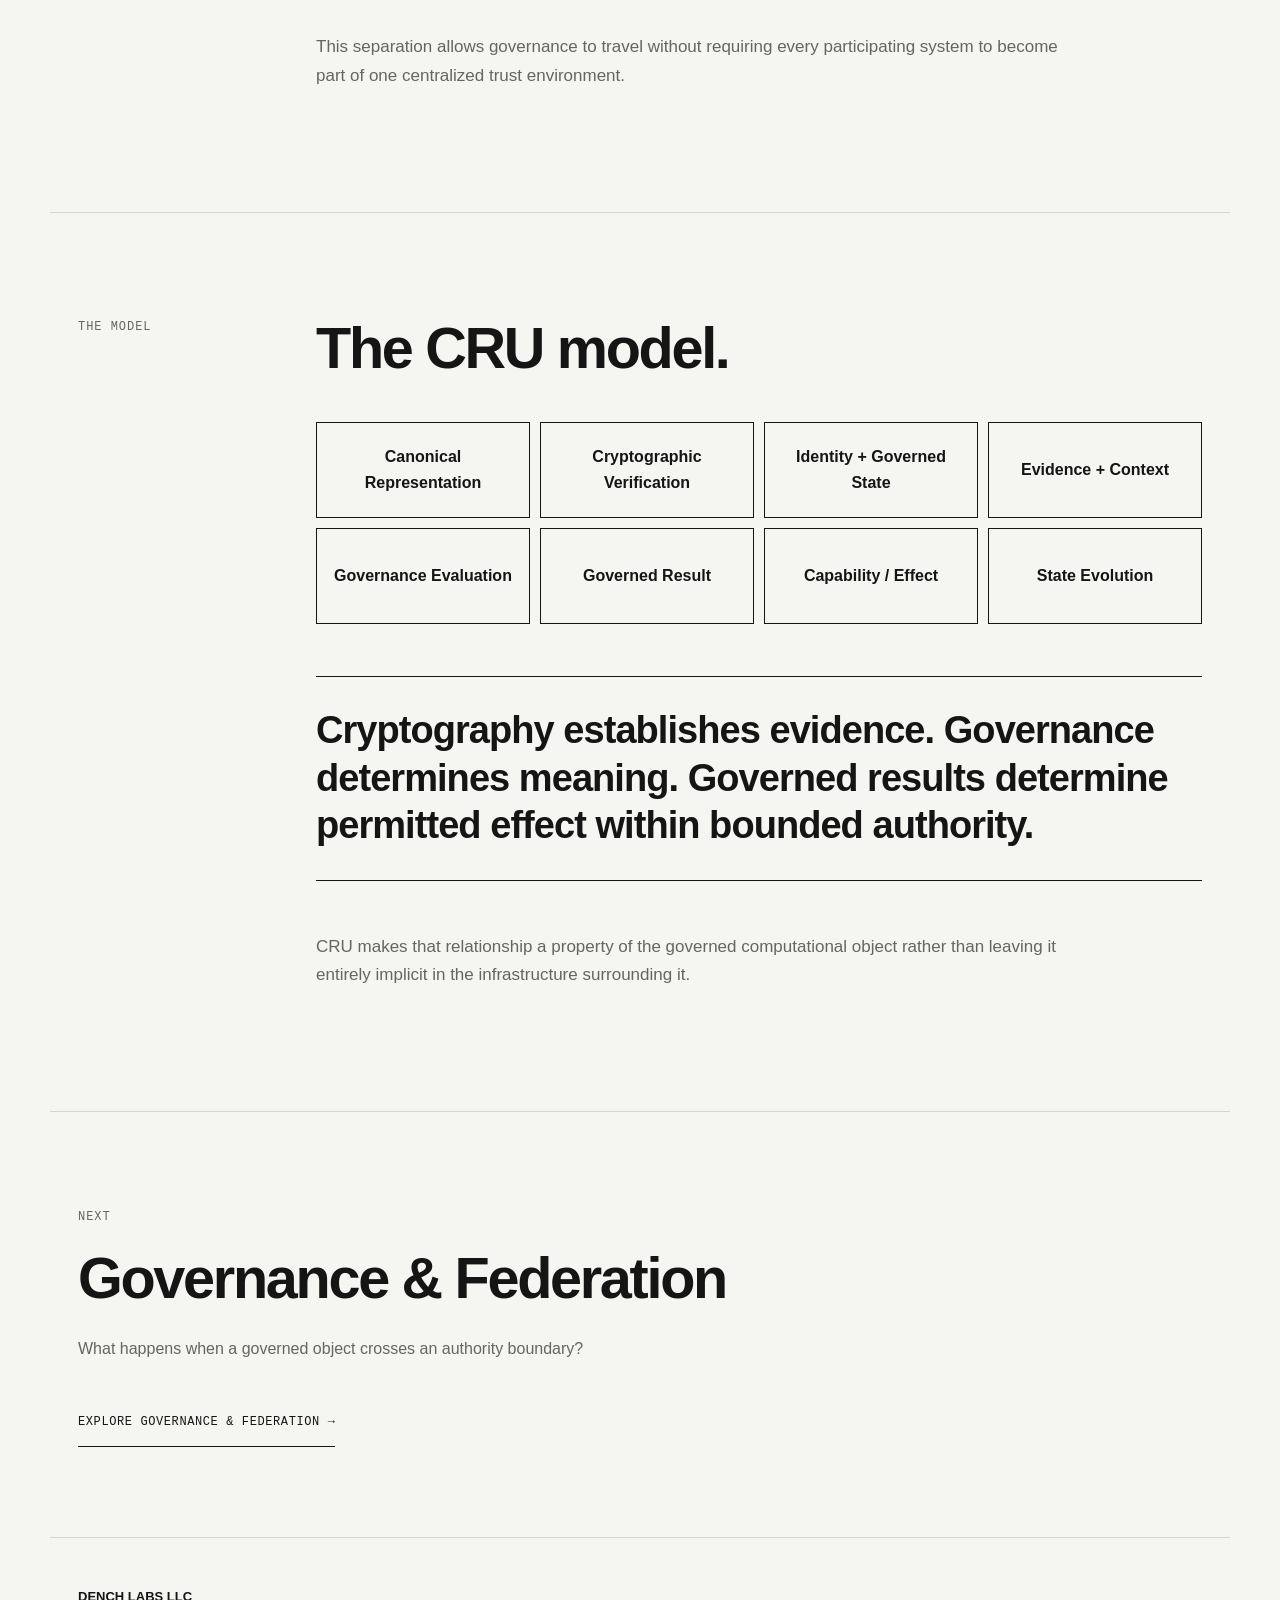
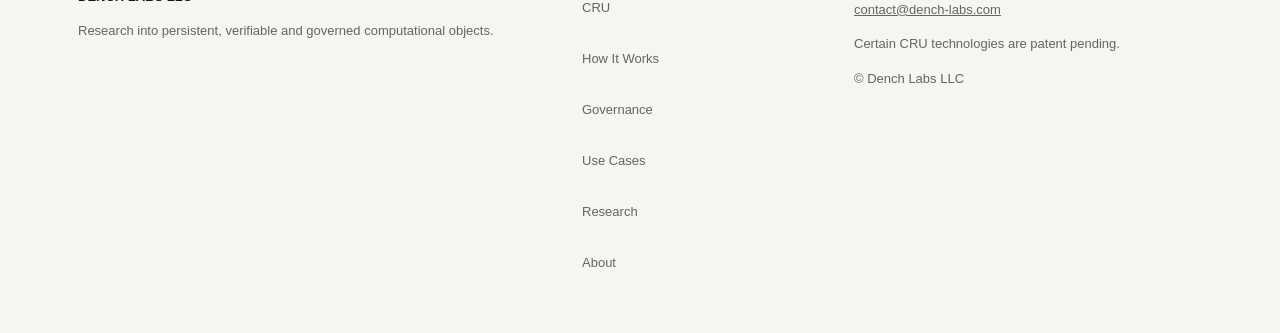
<file: how-it-works.html>
<!doctype html><html lang="en"><head><meta charset="utf-8"><meta name="viewport" content="width=device-width,initial-scale=1"><title>How CRU Works | Dench Labs LLC</title><meta name="description" content="How Canonical Representation Units combine identity, state, evidence and governance."><link rel="stylesheet" href="site.css?v=20260912-2"><script defer src="site.js?v=20260912-2"></script></head><body><a class="skip-link" href="#main-content">Skip to main content</a><header class="site-header"><a class="brand" href="index.html" aria-label="Dench Labs home">DENCH LABS <span>LLC</span></a><button class="menu-toggle" aria-expanded="false" aria-controls="primary-nav">MENU</button><nav id="primary-nav" aria-label="Primary navigation"><a class="" href="index.html">CRU</a><a class="active" aria-current="page" href="how-it-works.html">HOW IT WORKS</a><a class="" href="governance.html">GOVERNANCE</a><a class="" href="use-cases.html">USE CASES</a><a class="" href="research.html">RESEARCH</a><a class="" href="about.html">ABOUT</a></nav></header><main id="main-content" tabindex="-1"><section class="page-hero"><div class="label">HOW CRU WORKS</div><h1>How CRU Works</h1><p>A Canonical Representation Unit brings identity, state, evidence, integrity, and governance into a computational object whose representation can be independently evaluated across systems.</p></section><section class="section wide"><div class="label">01</div><div class="section-body"><h2>Start with the object.</h2><p>Conventional systems often distribute responsibility for an object across multiple services. One establishes identity. Another stores state. Another evaluates policy. Another determines permissions. Another records provenance.</p><p>CRU brings those concerns into a common governed representation.</p><div class="flow"><div class="node">Identity</div><div class="arrow" aria-hidden="true">→</div><div class="node">State</div><div class="arrow" aria-hidden="true">→</div><div class="node">Evidence</div><div class="arrow" aria-hidden="true">→</div><div class="node">Governance</div></div><p>The database, network, cloud, application, or execution environment can change without necessarily redefining the object itself.</p></div></section><section class="section wide"><div class="label">02</div><div class="section-body"><h2>Canonical Representation</h2><p>Portability requires more than copying data. Two systems need a deterministic way to determine whether they are evaluating the same logical object and state.</p><div class="flow"><div class="node">Logical Object</div><div class="arrow" aria-hidden="true">→</div><div class="node">Canonical Representation</div><div class="arrow" aria-hidden="true">→</div><div class="node">Cryptographic Verification</div></div><p>The particular storage or transport mechanism does not define the CRU.</p></div></section><section class="section"><div class="label">03</div><div class="section-body"><h2>Cryptographic Integrity and Provenance</h2><p>A signature is evidence. An attestation is evidence. A cryptographic hash is evidence. Provenance is evidence.</p><p>But evidence alone does not determine authority. A valid signature may establish who signed something. It does not automatically determine what the receiving system should permit because of that signature.</p><blockquote class="principle">Cryptography establishes evidence. Governance determines what that evidence means.</blockquote></div></section><section class="section"><div class="label">04</div><div class="section-body"><h2>Identity and State</h2><p>Identity asks: <strong>What object is this?</strong> State asks: <strong>What is true about this object now?</strong></p><p>Alice can remain the same person while her role changes. A device can remain the same device while its security condition changes. An AI object can retain continuity while its governing state evolves.</p></div></section><section class="section wide"><div class="label">05</div><div class="section-body"><h2>Evidence and Context</h2><p>Identity alone rarely determines authority. A governance decision may depend upon the object’s current state together with applicable evidence and context.</p><div class="cards"><article><span class="label">INPUT</span><h3>Identity</h3><p>Who or what is represented.</p></article><article><span class="label">INPUT</span><h3>Role / Qualification</h3><p>Relevant governed attributes.</p></article><article><span class="label">INPUT</span><h3>Assignment</h3><p>Current purpose or responsibility.</p></article><article><span class="label">INPUT</span><h3>Device Condition</h3><p>Current technical context.</p></article><article><span class="label">INPUT</span><h3>Operational Context</h3><p>Conditions surrounding the request.</p></article><article><span class="label">INPUT</span><h3>Applicable Policy</h3><p>Rules governing the decision.</p></article></div></div></section><section class="section wide"><div class="label">06</div><div class="section-body"><h2>Governance Evaluation</h2><p>Governance gives those inputs meaning. This is broader than authentication. Authentication may establish identity. Governance determines what may occur under the current conditions.</p><div class="flow"><div class="node">State + Evidence + Context + Policy</div><div class="arrow" aria-hidden="true">→</div><div class="node">Governance Evaluation</div></div></div></section><section class="section wide"><div class="label">07</div><div class="section-body"><h2>Governed Result</h2><p>A Governed Result expresses the outcome of a particular governance evaluation.</p><div class="flow"><div class="node">Evidence + Context + Policy</div><div class="arrow" aria-hidden="true">→</div><div class="node">Governance Evaluation</div><div class="arrow" aria-hidden="true">→</div><div class="node">Governed Result</div></div><blockquote class="principle">Not “Authorized Everywhere.”<br><br>Authorized Under These Conditions.</blockquote><p>A Governed Result exists within an Authority Context that establishes the boundary within which the result has meaning.</p><a class="cta" href="governance.html">Explore Authority Context and Federation →</a></div></section><section class="section wide"><div class="label">08</div><div class="section-body"><h2>From Governed Result to Capability</h2><p>The capability is not arbitrary authority carried by an object. It is an operational expression of applicable governance.</p><div class="flow"><div class="node">Governed Result</div><div class="arrow" aria-hidden="true">→</div><div class="node">Capability</div><div class="arrow" aria-hidden="true">→</div><div class="node">Local Enforcement</div></div></div></section><section class="section wide"><div class="label">09</div><div class="section-body"><h2>Capability Leases</h2><p>Not every capability should become a permanent entitlement. CRU can support capabilities bounded by purpose, scope, conditions, or time.</p><div class="flow"><div class="node">Governance Evaluation</div><div class="arrow" aria-hidden="true">→</div><div class="node">Capability Lease</div><div class="arrow" aria-hidden="true">→</div><div class="node">Bounded Action</div><div class="arrow" aria-hidden="true">→</div><div class="node">Expiration / Revocation</div></div><blockquote class="principle">Just enough. Just in time.</blockquote></div></section><section class="section wide"><div class="label">10</div><div class="section-body"><h2>Governed State Transitions</h2><p>A proposed change does not have to become accepted state merely because someone attempted to modify the object.</p><div class="flow"><div class="node">Current State</div><div class="arrow" aria-hidden="true">→</div><div class="node">Candidate Change</div><div class="arrow" aria-hidden="true">→</div><div class="node">Governance Evaluation</div><div class="arrow" aria-hidden="true">→</div><div class="node">Accepted / Rejected</div><div class="arrow" aria-hidden="true">→</div><div class="node">New Governed State</div></div><p>The object persists while governance determines which state transitions become authoritative.</p></div></section><section class="section wide"><div class="label">11</div><div class="section-body"><h2>Event-Driven Governance</h2><p>A qualification may expire. A mission condition may change. A device may become compromised. Another governed object may change state.</p><div class="flow"><div class="node">Event</div><div class="arrow" aria-hidden="true">→</div><div class="node">CRU-TR</div><div class="arrow" aria-hidden="true">→</div><div class="node">Governance Evaluation</div><div class="arrow" aria-hidden="true">→</div><div class="node">Governed Result</div><div class="arrow" aria-hidden="true">→</div><div class="node">State / Capability Effect</div></div><blockquote class="principle">A trigger can initiate governance. It does not manufacture authority.</blockquote></div></section><section class="section wide"><div class="label">12</div><div class="section-body"><h2>Disconnected Operation</h2><p>Where the required CRU state, evidence, governing rules, and applicable capabilities are available locally, governance need not require continuous connectivity to a centralized service.</p><div class="flow"><div class="node">Verify Locally</div><div class="arrow" aria-hidden="true">→</div><div class="node">Evaluate Locally</div><div class="arrow" aria-hidden="true">→</div><div class="node">Enforce Locally</div><div class="arrow" aria-hidden="true">→</div><div class="node">Reconcile When Connected</div></div><blockquote class="principle">Disconnected does not mean uncontrolled operation.</blockquote></div></section><section class="section wide"><div class="label">13</div><div class="section-body"><h2>Separation of Trust and Execution</h2><p>The source of authority does not necessarily have to be the environment performing the action.</p><div class="boundary-flow"><div class="node">Authority</div><div class="arrow">↓</div><div class="node">Verifiable Governed Result</div><div class="boundary">EXECUTION BOUNDARY</div><div class="node">Independent Execution Environment</div></div><p>This separation allows governance to travel without requiring every participating system to become part of one centralized trust environment.</p></div></section><section class="section wide"><div class="label">THE MODEL</div><div class="section-body"><h2>The CRU model.</h2><div class="flow flow-long"><div class="node">Canonical Representation</div><div class="node">Cryptographic Verification</div><div class="node">Identity + Governed State</div><div class="node">Evidence + Context</div><div class="node">Governance Evaluation</div><div class="node">Governed Result</div><div class="node">Capability / Effect</div><div class="node">State Evolution</div></div><blockquote class="principle">Cryptography establishes evidence. Governance determines meaning. Governed results determine permitted effect within bounded authority.</blockquote><p>CRU makes that relationship a property of the governed computational object rather than leaving it entirely implicit in the infrastructure surrounding it.</p></div></section><section class="next"><span class="label">NEXT</span><h2>Governance & Federation</h2><p>What happens when a governed object crosses an authority boundary?</p><a class="cta" href="governance.html">Explore Governance & Federation →</a></section></main><footer><div><strong>DENCH LABS LLC</strong><p>Research into persistent, verifiable and governed computational objects.</p></div><div class="footer-links"><a href="index.html">CRU</a><a href="how-it-works.html">How It Works</a><a href="governance.html">Governance</a><a href="use-cases.html">Use Cases</a><a href="research.html">Research</a><a href="about.html">About</a></div><div><p><a href="mailto:contact@dench-labs.com">contact@dench-labs.com</a></p><p>Certain CRU technologies are patent pending.</p><p>© Dench Labs LLC</p></div></footer></body></html>
</file>
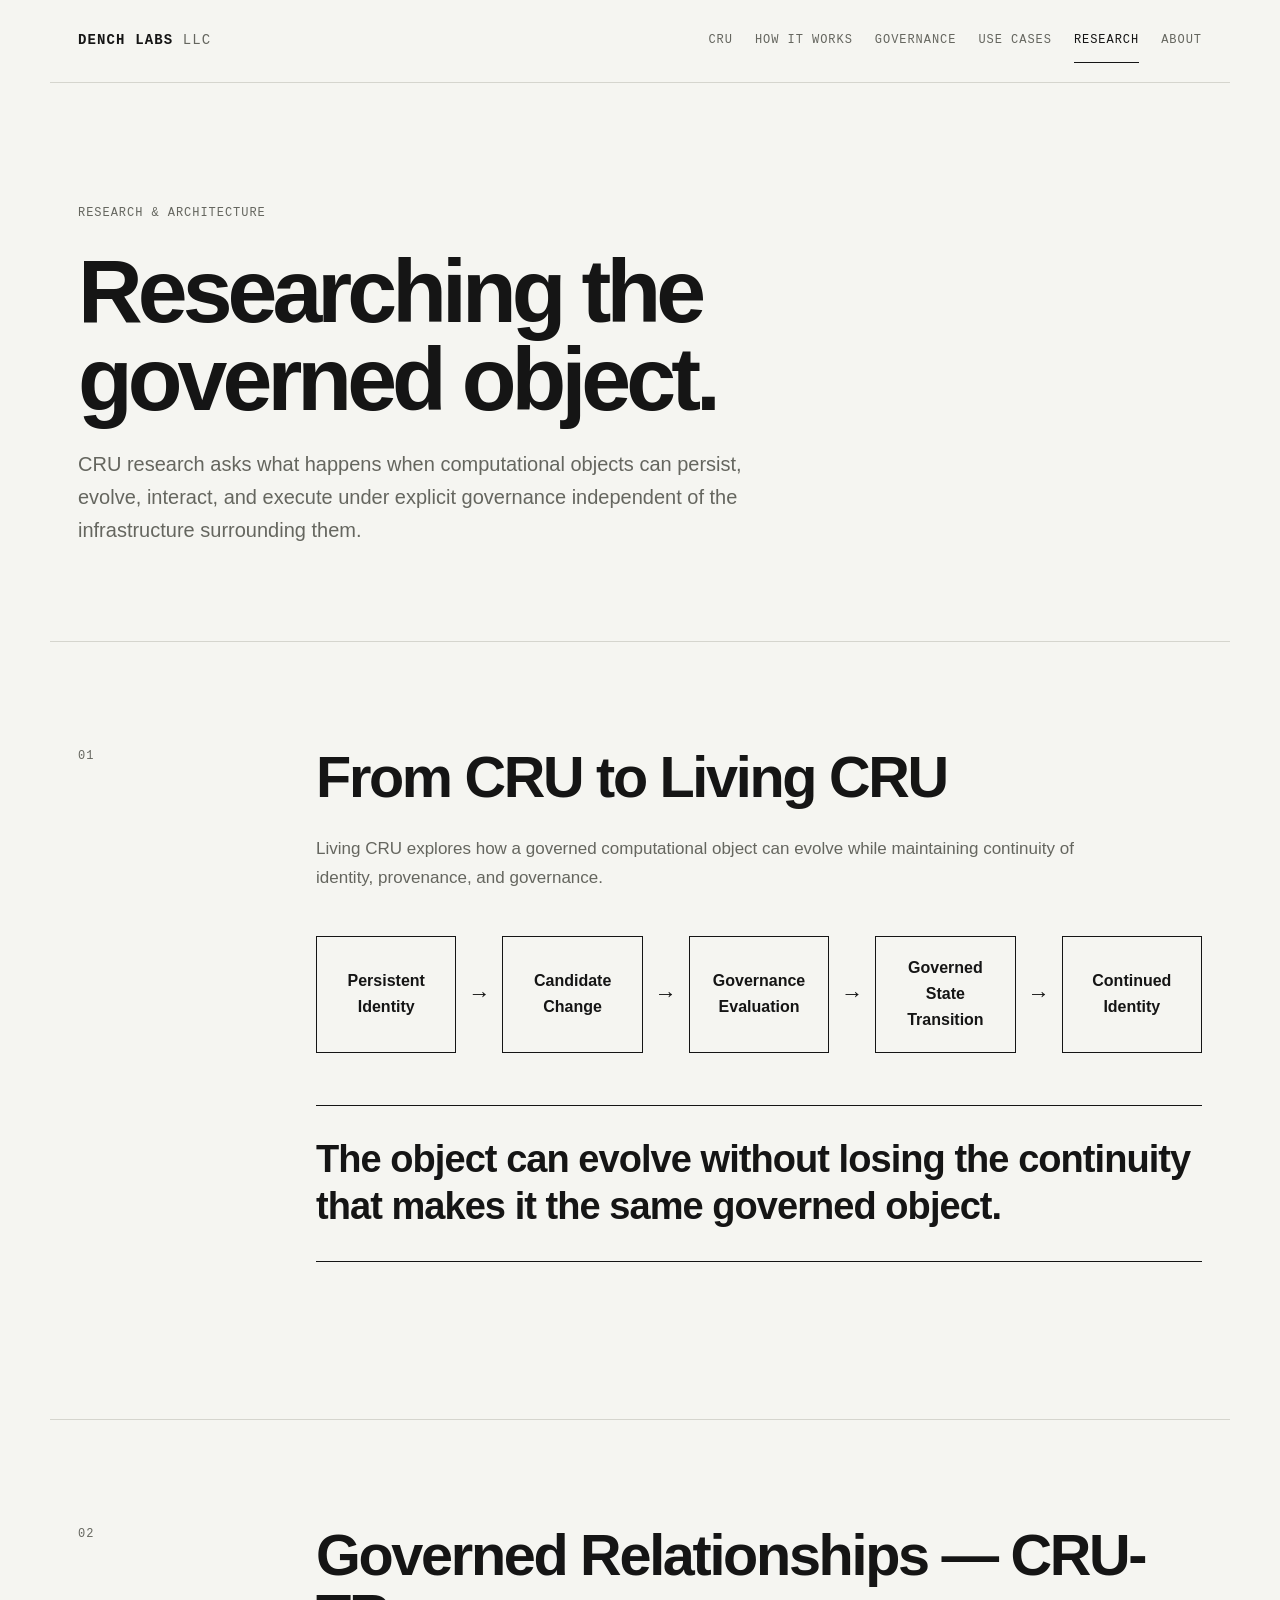
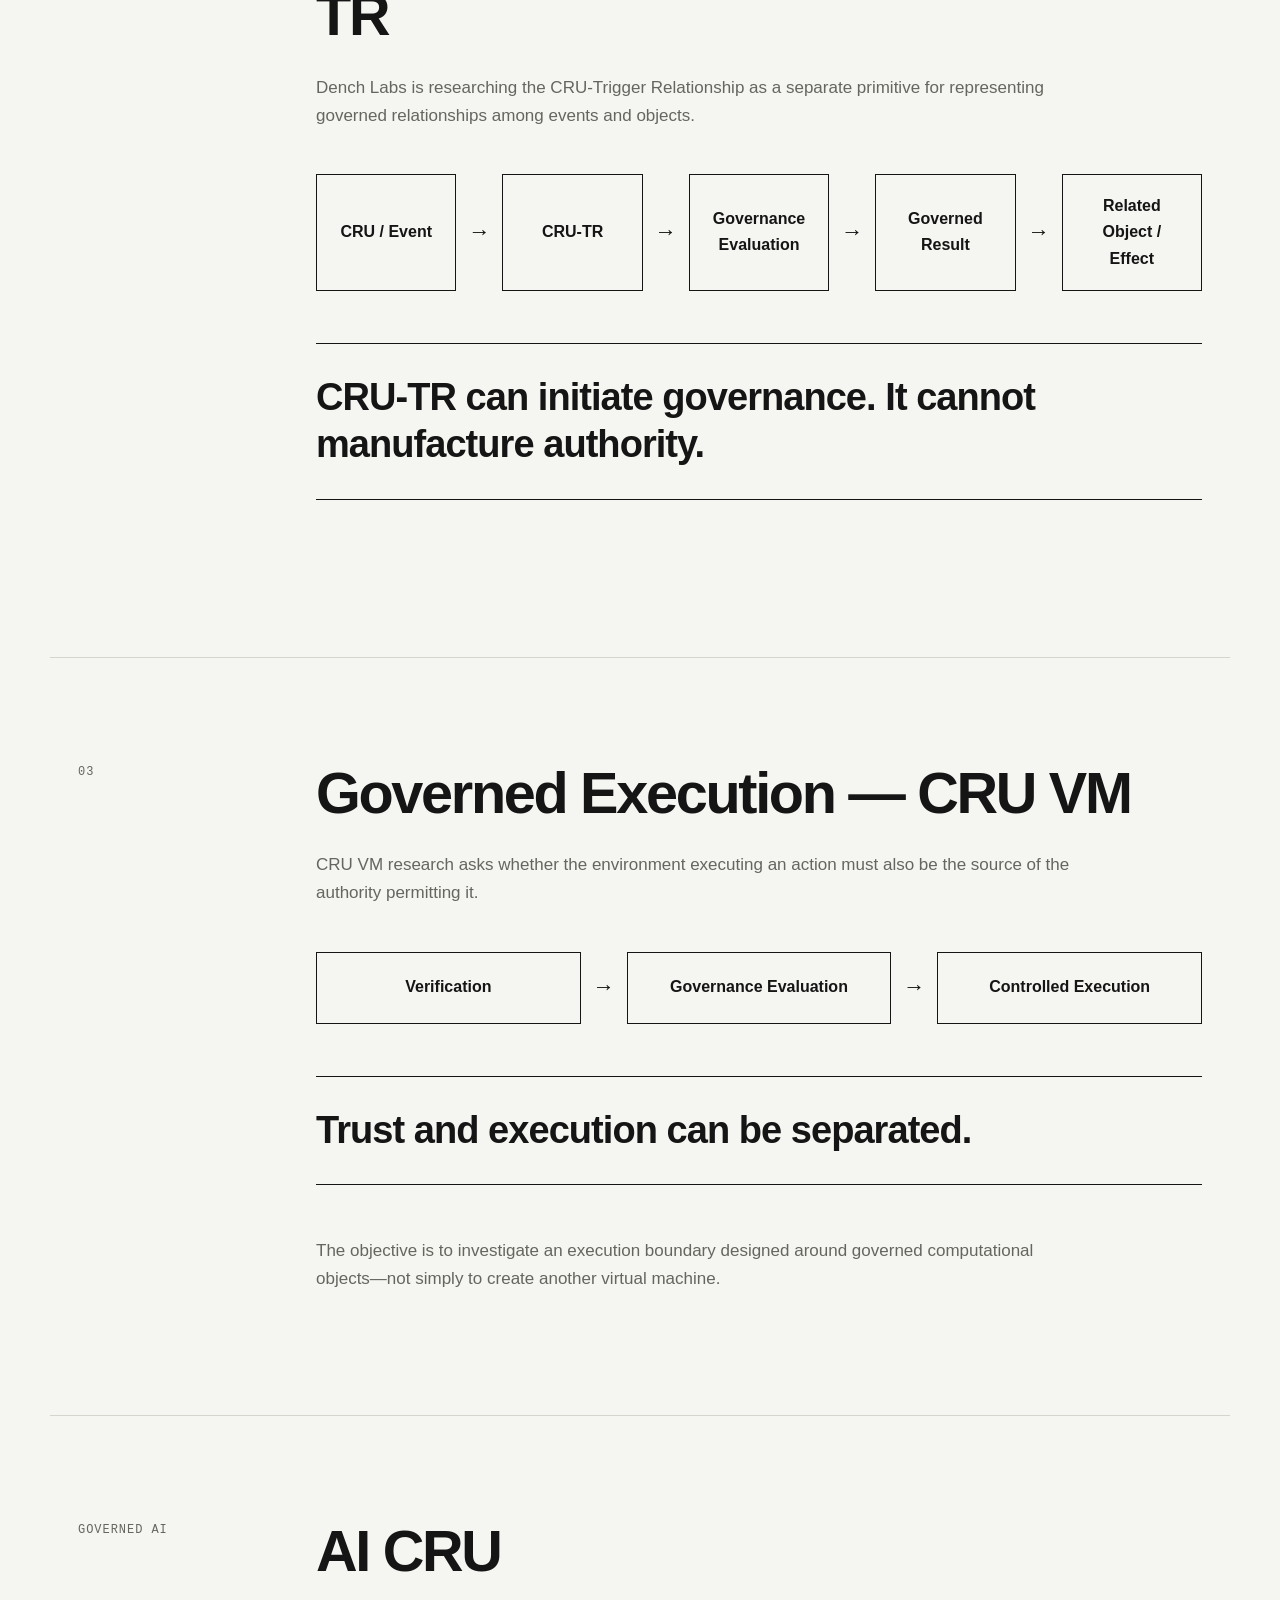
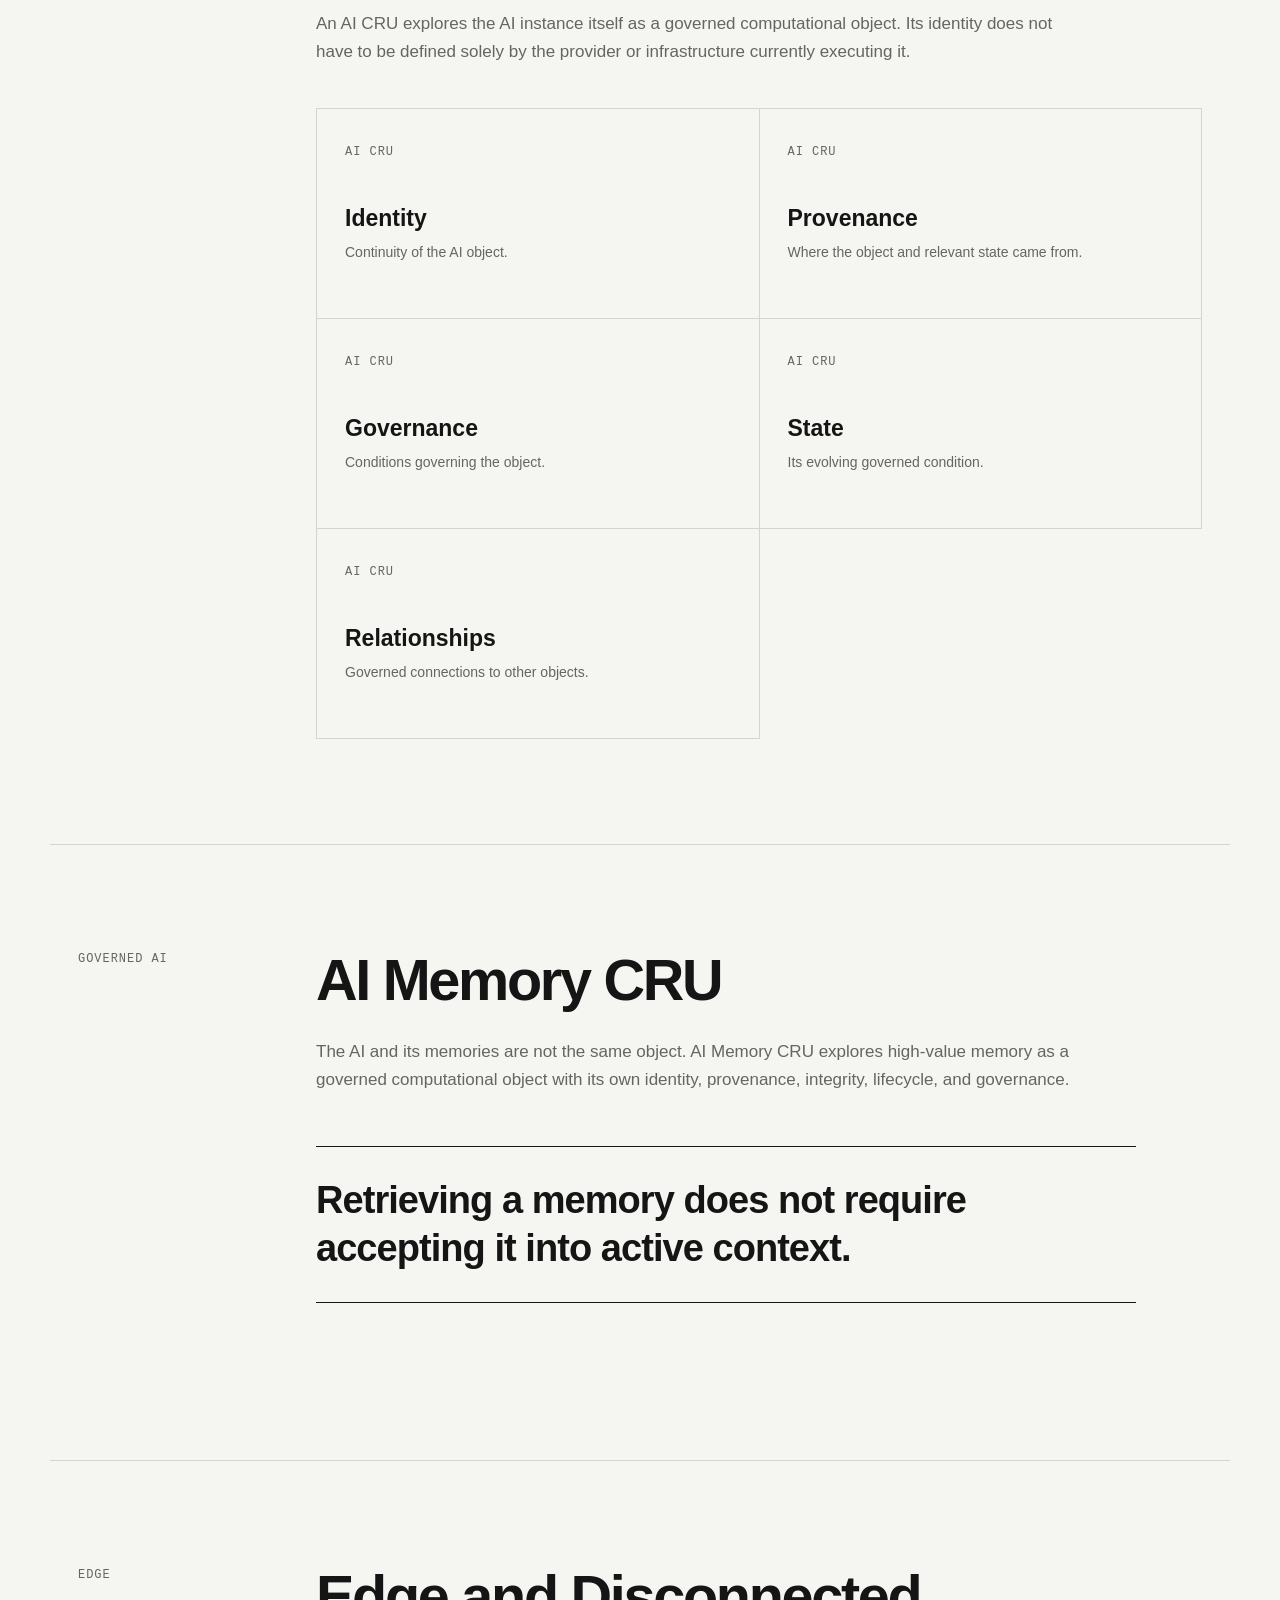
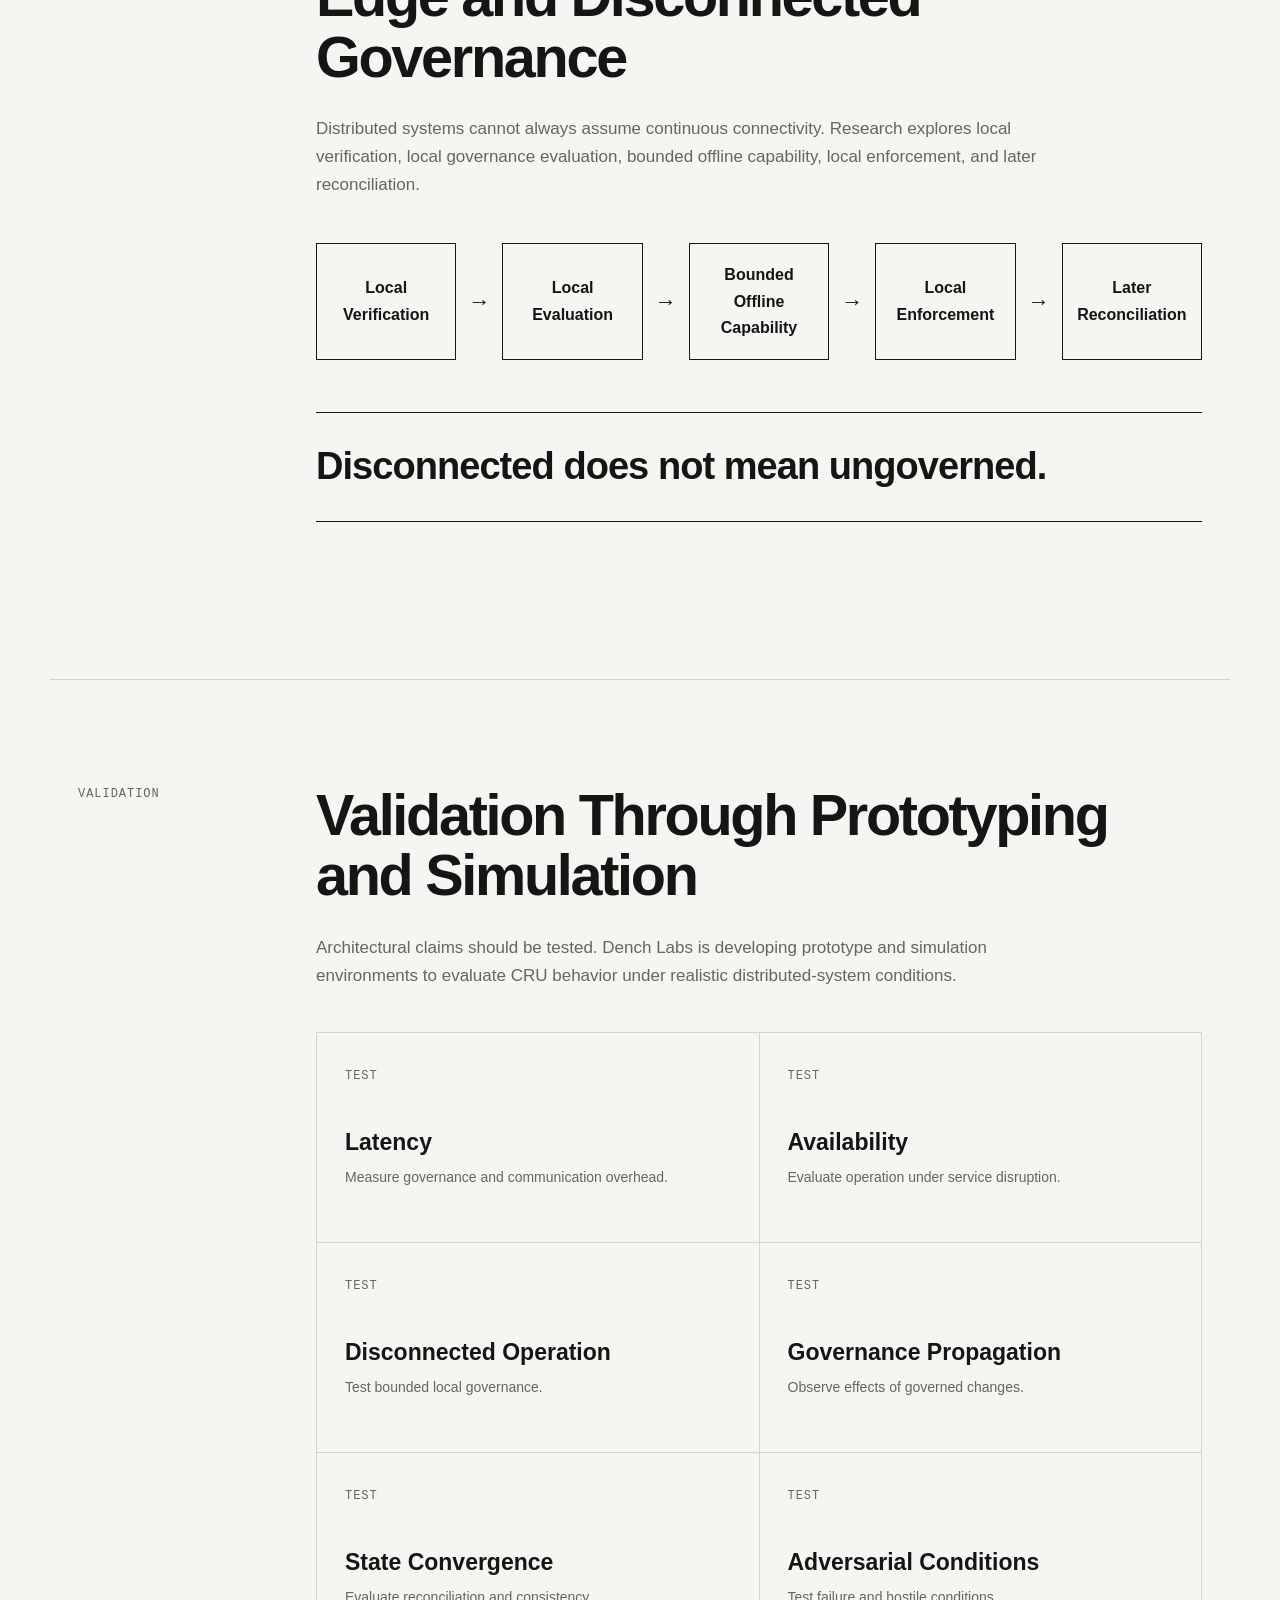
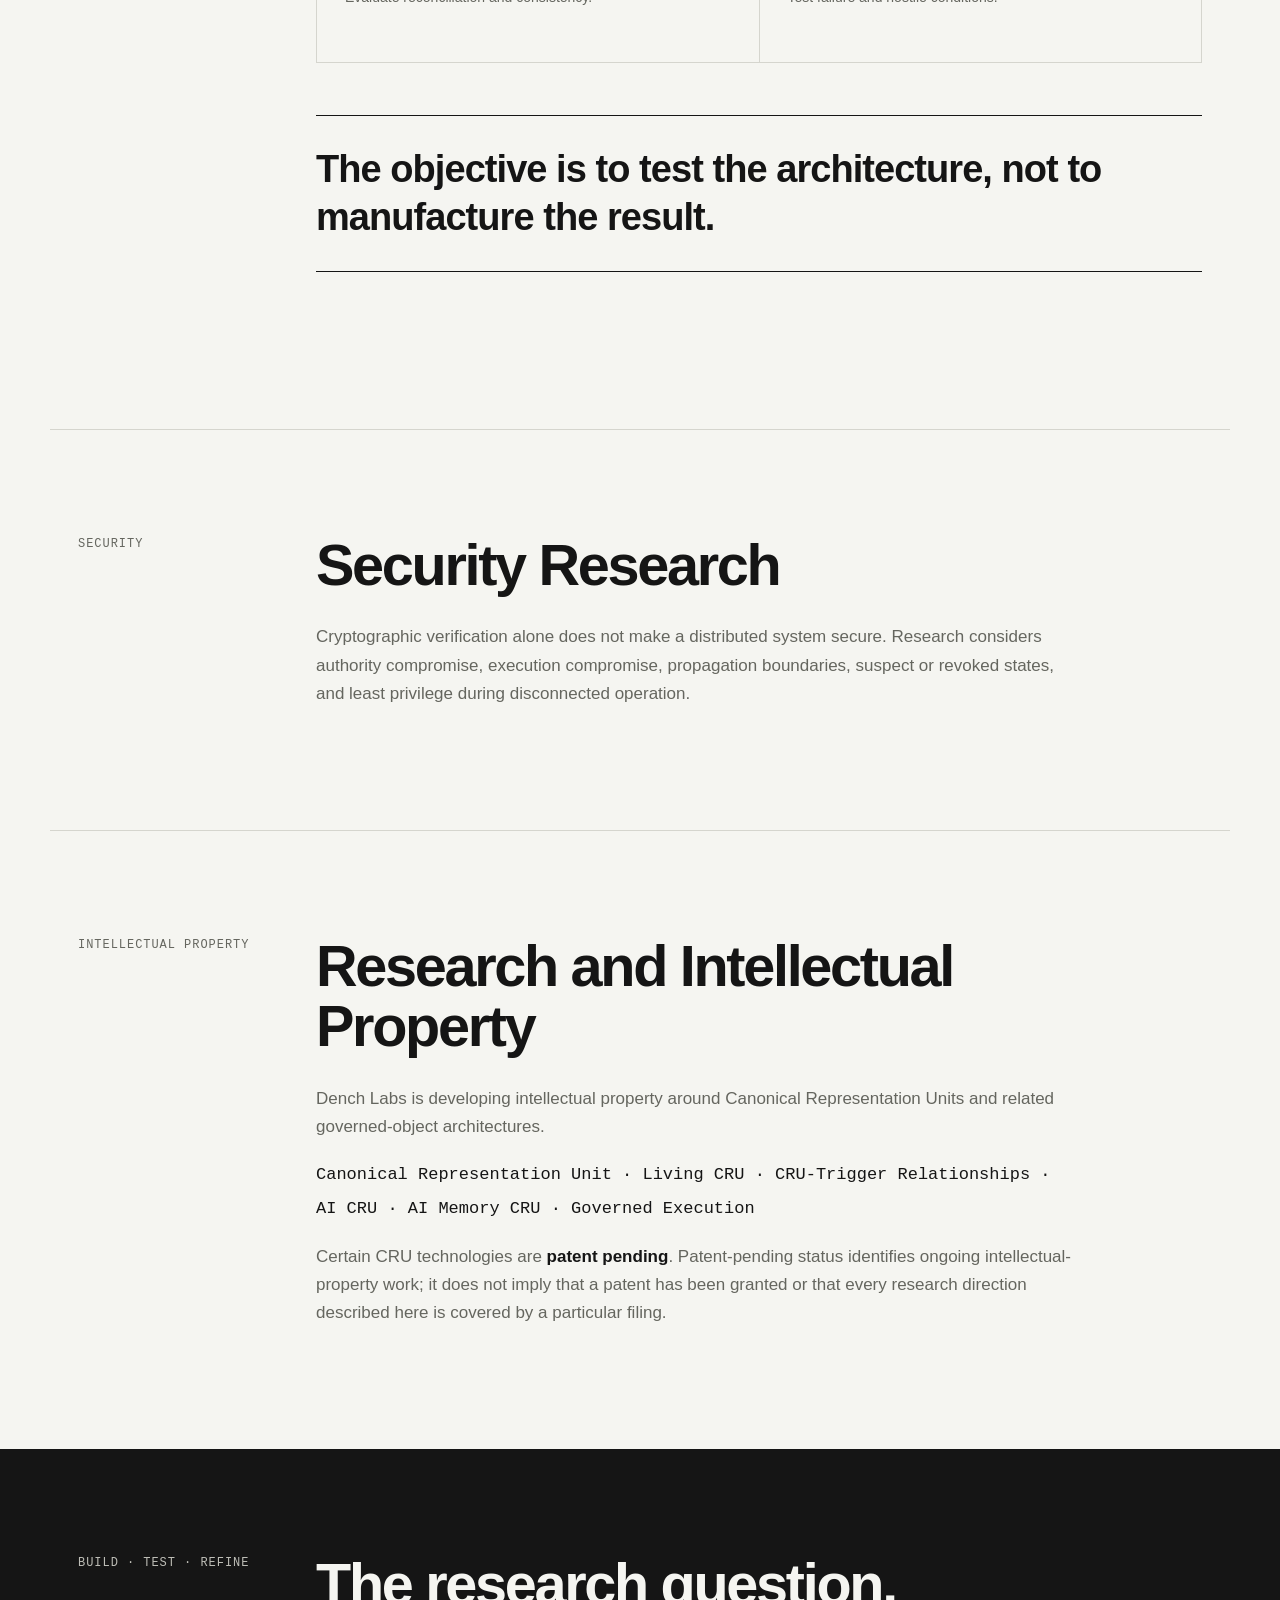
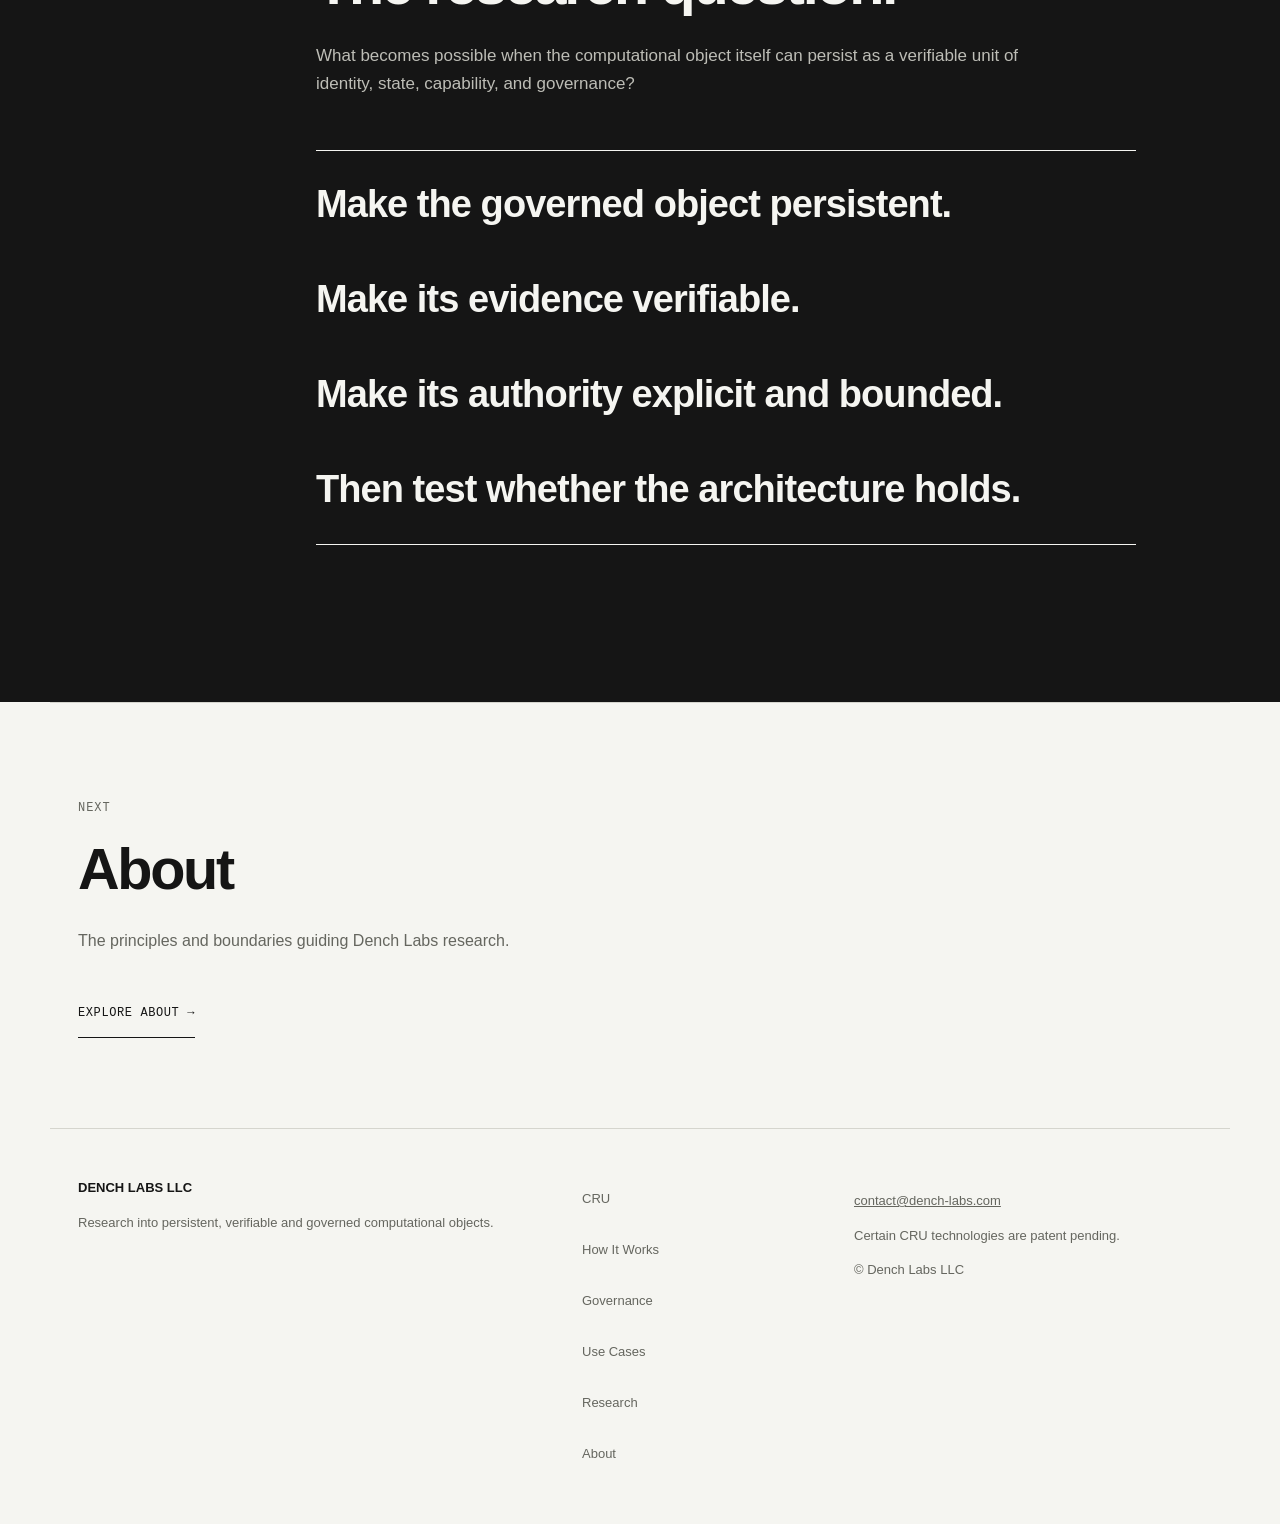
<file: research.html>
<!doctype html><html lang="en"><head><meta charset="utf-8"><meta name="viewport" content="width=device-width,initial-scale=1"><title>Research & Architecture | Dench Labs LLC</title><meta name="description" content="Dench Labs research into Living CRU, CRU-TR, CRU VM, AI CRU, AI Memory CRU and distributed governance."><link rel="stylesheet" href="site.css?v=20260912-2"><script defer src="site.js?v=20260912-2"></script></head><body><a class="skip-link" href="#main-content">Skip to main content</a><header class="site-header"><a class="brand" href="index.html" aria-label="Dench Labs home">DENCH LABS <span>LLC</span></a><button class="menu-toggle" aria-expanded="false" aria-controls="primary-nav">MENU</button><nav id="primary-nav" aria-label="Primary navigation"><a class="" href="index.html">CRU</a><a class="" href="how-it-works.html">HOW IT WORKS</a><a class="" href="governance.html">GOVERNANCE</a><a class="" href="use-cases.html">USE CASES</a><a class="active" aria-current="page" href="research.html">RESEARCH</a><a class="" href="about.html">ABOUT</a></nav></header><main id="main-content" tabindex="-1"><section class="page-hero"><div class="label">RESEARCH & ARCHITECTURE</div><h1>Researching the governed object.</h1><p>CRU research asks what happens when computational objects can persist, evolve, interact, and execute under explicit governance independent of the infrastructure surrounding them.</p></section><section class="section wide"><div class="label">01</div><div class="section-body"><h2>From CRU to Living CRU</h2><p>Living CRU explores how a governed computational object can evolve while maintaining continuity of identity, provenance, and governance.</p><div class="flow"><div class="node">Persistent Identity</div><div class="arrow" aria-hidden="true">→</div><div class="node">Candidate Change</div><div class="arrow" aria-hidden="true">→</div><div class="node">Governance Evaluation</div><div class="arrow" aria-hidden="true">→</div><div class="node">Governed State Transition</div><div class="arrow" aria-hidden="true">→</div><div class="node">Continued Identity</div></div><blockquote class="principle">The object can evolve without losing the continuity that makes it the same governed object.</blockquote></div></section><section class="section wide"><div class="label">02</div><div class="section-body"><h2>Governed Relationships — CRU-TR</h2><p>Dench Labs is researching the CRU-Trigger Relationship as a separate primitive for representing governed relationships among events and objects.</p><div class="flow"><div class="node">CRU / Event</div><div class="arrow" aria-hidden="true">→</div><div class="node">CRU-TR</div><div class="arrow" aria-hidden="true">→</div><div class="node">Governance Evaluation</div><div class="arrow" aria-hidden="true">→</div><div class="node">Governed Result</div><div class="arrow" aria-hidden="true">→</div><div class="node">Related Object / Effect</div></div><blockquote class="principle">CRU-TR can initiate governance. It cannot manufacture authority.</blockquote></div></section><section class="section wide"><div class="label">03</div><div class="section-body"><h2>Governed Execution — CRU VM</h2><p>CRU VM research asks whether the environment executing an action must also be the source of the authority permitting it.</p><div class="flow"><div class="node">Verification</div><div class="arrow" aria-hidden="true">→</div><div class="node">Governance Evaluation</div><div class="arrow" aria-hidden="true">→</div><div class="node">Controlled Execution</div></div><blockquote class="principle">Trust and execution can be separated.</blockquote><p>The objective is to investigate an execution boundary designed around governed computational objects—not simply to create another virtual machine.</p></div></section><section class="section wide"><div class="label">GOVERNED AI</div><div class="section-body"><h2>AI CRU</h2><p>An AI CRU explores the AI instance itself as a governed computational object. Its identity does not have to be defined solely by the provider or infrastructure currently executing it.</p><div class="cards"><article><span class="label">AI CRU</span><h3>Identity</h3><p>Continuity of the AI object.</p></article><article><span class="label">AI CRU</span><h3>Provenance</h3><p>Where the object and relevant state came from.</p></article><article><span class="label">AI CRU</span><h3>Governance</h3><p>Conditions governing the object.</p></article><article><span class="label">AI CRU</span><h3>State</h3><p>Its evolving governed condition.</p></article><article><span class="label">AI CRU</span><h3>Relationships</h3><p>Governed connections to other objects.</p></article></div></div></section><section class="section"><div class="label">GOVERNED AI</div><div class="section-body"><h2>AI Memory CRU</h2><p>The AI and its memories are not the same object. AI Memory CRU explores high-value memory as a governed computational object with its own identity, provenance, integrity, lifecycle, and governance.</p><blockquote class="principle">Retrieving a memory does not require accepting it into active context.</blockquote></div></section><section class="section wide"><div class="label">EDGE</div><div class="section-body"><h2>Edge and Disconnected Governance</h2><p>Distributed systems cannot always assume continuous connectivity. Research explores local verification, local governance evaluation, bounded offline capability, local enforcement, and later reconciliation.</p><div class="flow"><div class="node">Local Verification</div><div class="arrow" aria-hidden="true">→</div><div class="node">Local Evaluation</div><div class="arrow" aria-hidden="true">→</div><div class="node">Bounded Offline Capability</div><div class="arrow" aria-hidden="true">→</div><div class="node">Local Enforcement</div><div class="arrow" aria-hidden="true">→</div><div class="node">Later Reconciliation</div></div><blockquote class="principle">Disconnected does not mean ungoverned.</blockquote></div></section><section class="section wide"><div class="label">VALIDATION</div><div class="section-body"><h2>Validation Through Prototyping and Simulation</h2><p>Architectural claims should be tested. Dench Labs is developing prototype and simulation environments to evaluate CRU behavior under realistic distributed-system conditions.</p><div class="cards"><article><span class="label">TEST</span><h3>Latency</h3><p>Measure governance and communication overhead.</p></article><article><span class="label">TEST</span><h3>Availability</h3><p>Evaluate operation under service disruption.</p></article><article><span class="label">TEST</span><h3>Disconnected Operation</h3><p>Test bounded local governance.</p></article><article><span class="label">TEST</span><h3>Governance Propagation</h3><p>Observe effects of governed changes.</p></article><article><span class="label">TEST</span><h3>State Convergence</h3><p>Evaluate reconciliation and consistency.</p></article><article><span class="label">TEST</span><h3>Adversarial Conditions</h3><p>Test failure and hostile conditions.</p></article></div><blockquote class="principle">The objective is to test the architecture, not to manufacture the result.</blockquote></div></section><section class="section"><div class="label">SECURITY</div><div class="section-body"><h2>Security Research</h2><p>Cryptographic verification alone does not make a distributed system secure. Research considers authority compromise, execution compromise, propagation boundaries, suspect or revoked states, and least privilege during disconnected operation.</p></div></section><section class="section"><div class="label">INTELLECTUAL PROPERTY</div><div class="section-body"><h2>Research and Intellectual Property</h2><p>Dench Labs is developing intellectual property around Canonical Representation Units and related governed-object architectures.</p><p class="research-line">Canonical Representation Unit · Living CRU · CRU-Trigger Relationships · AI CRU · AI Memory CRU · Governed Execution</p><p>Certain CRU technologies are <strong>patent pending</strong>. Patent-pending status identifies ongoing intellectual-property work; it does not imply that a patent has been granted or that every research direction described here is covered by a particular filing.</p></div></section><section class="section dark"><div class="label">BUILD · TEST · REFINE</div><div class="section-body"><h2>The research question.</h2><p>What becomes possible when the computational object itself can persist as a verifiable unit of identity, state, capability, and governance?</p><blockquote class="principle">Make the governed object persistent.<br><br>Make its evidence verifiable.<br><br>Make its authority explicit and bounded.<br><br>Then test whether the architecture holds.</blockquote></div></section><section class="next"><span class="label">NEXT</span><h2>About</h2><p>The principles and boundaries guiding Dench Labs research.</p><a class="cta" href="about.html">Explore About →</a></section></main><footer><div><strong>DENCH LABS LLC</strong><p>Research into persistent, verifiable and governed computational objects.</p></div><div class="footer-links"><a href="index.html">CRU</a><a href="how-it-works.html">How It Works</a><a href="governance.html">Governance</a><a href="use-cases.html">Use Cases</a><a href="research.html">Research</a><a href="about.html">About</a></div><div><p><a href="mailto:contact@dench-labs.com">contact@dench-labs.com</a></p><p>Certain CRU technologies are patent pending.</p><p>© Dench Labs LLC</p></div></footer></body></html>
</file>
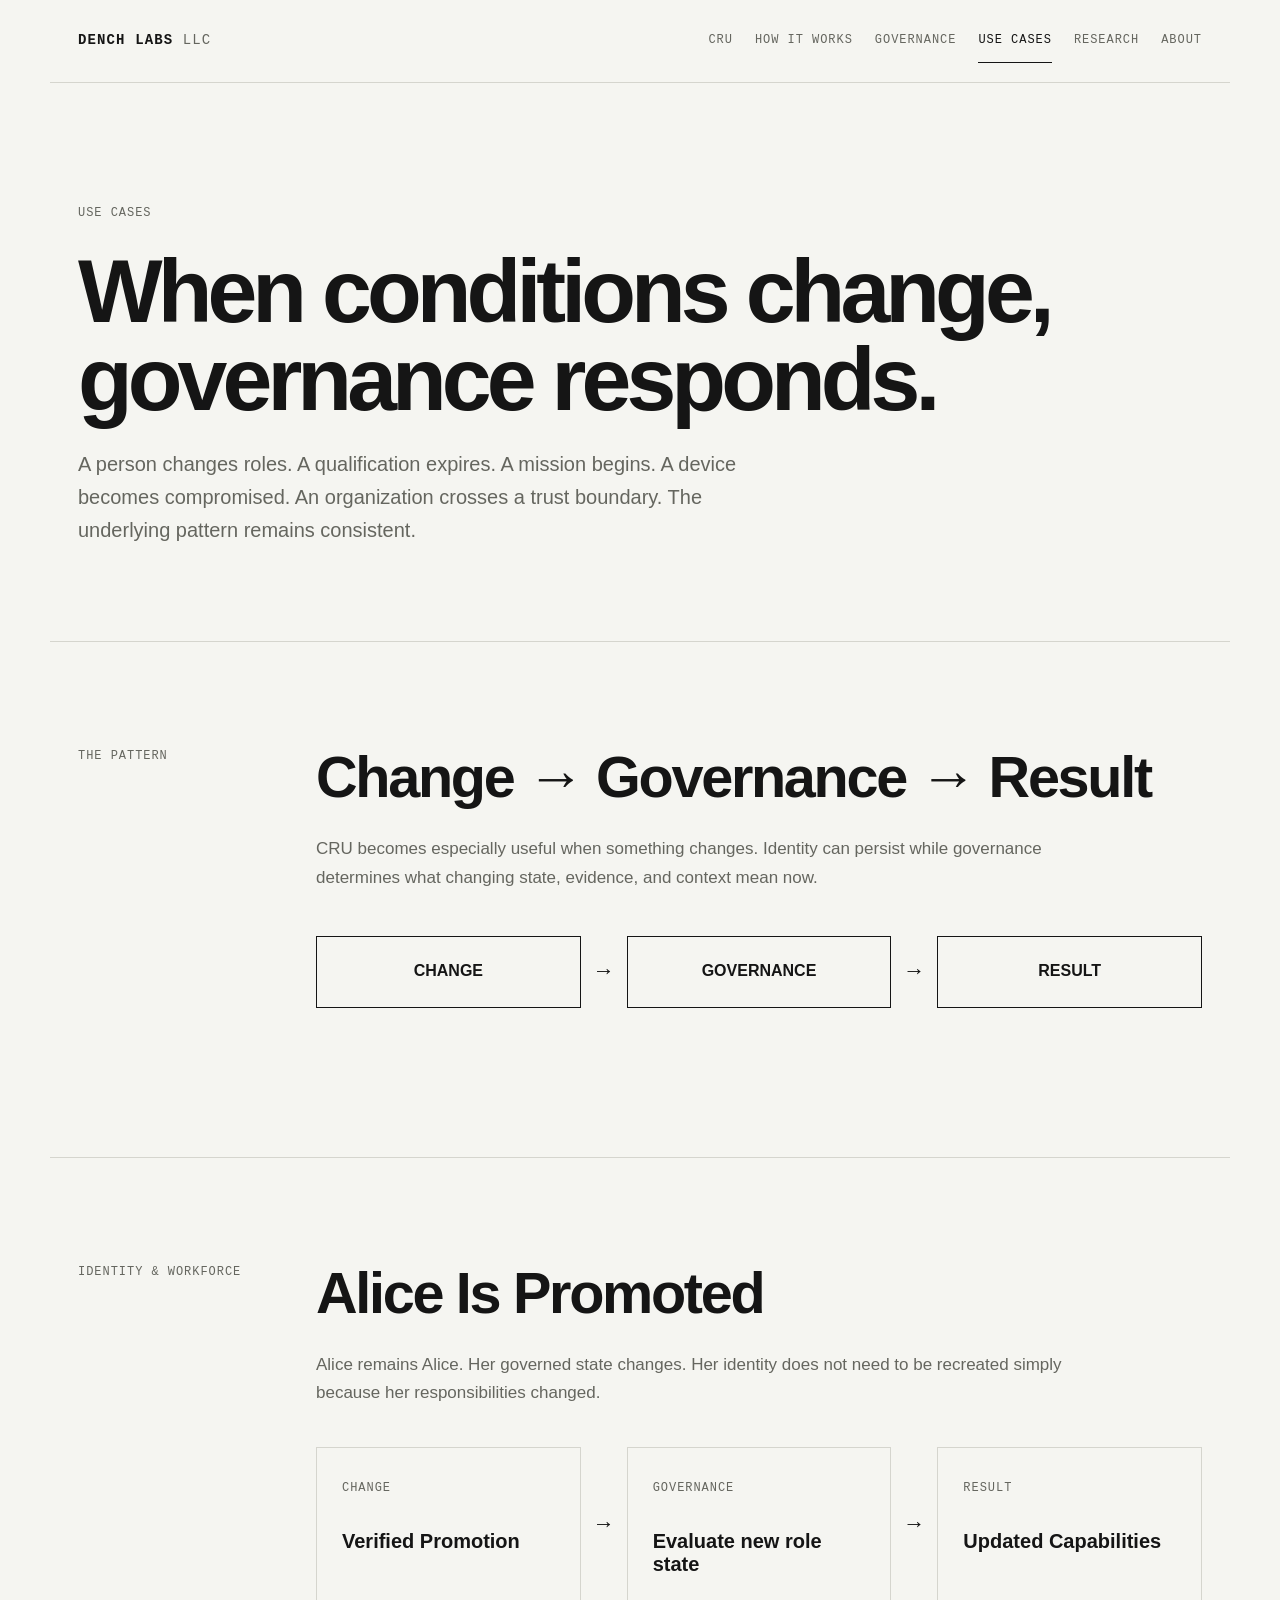
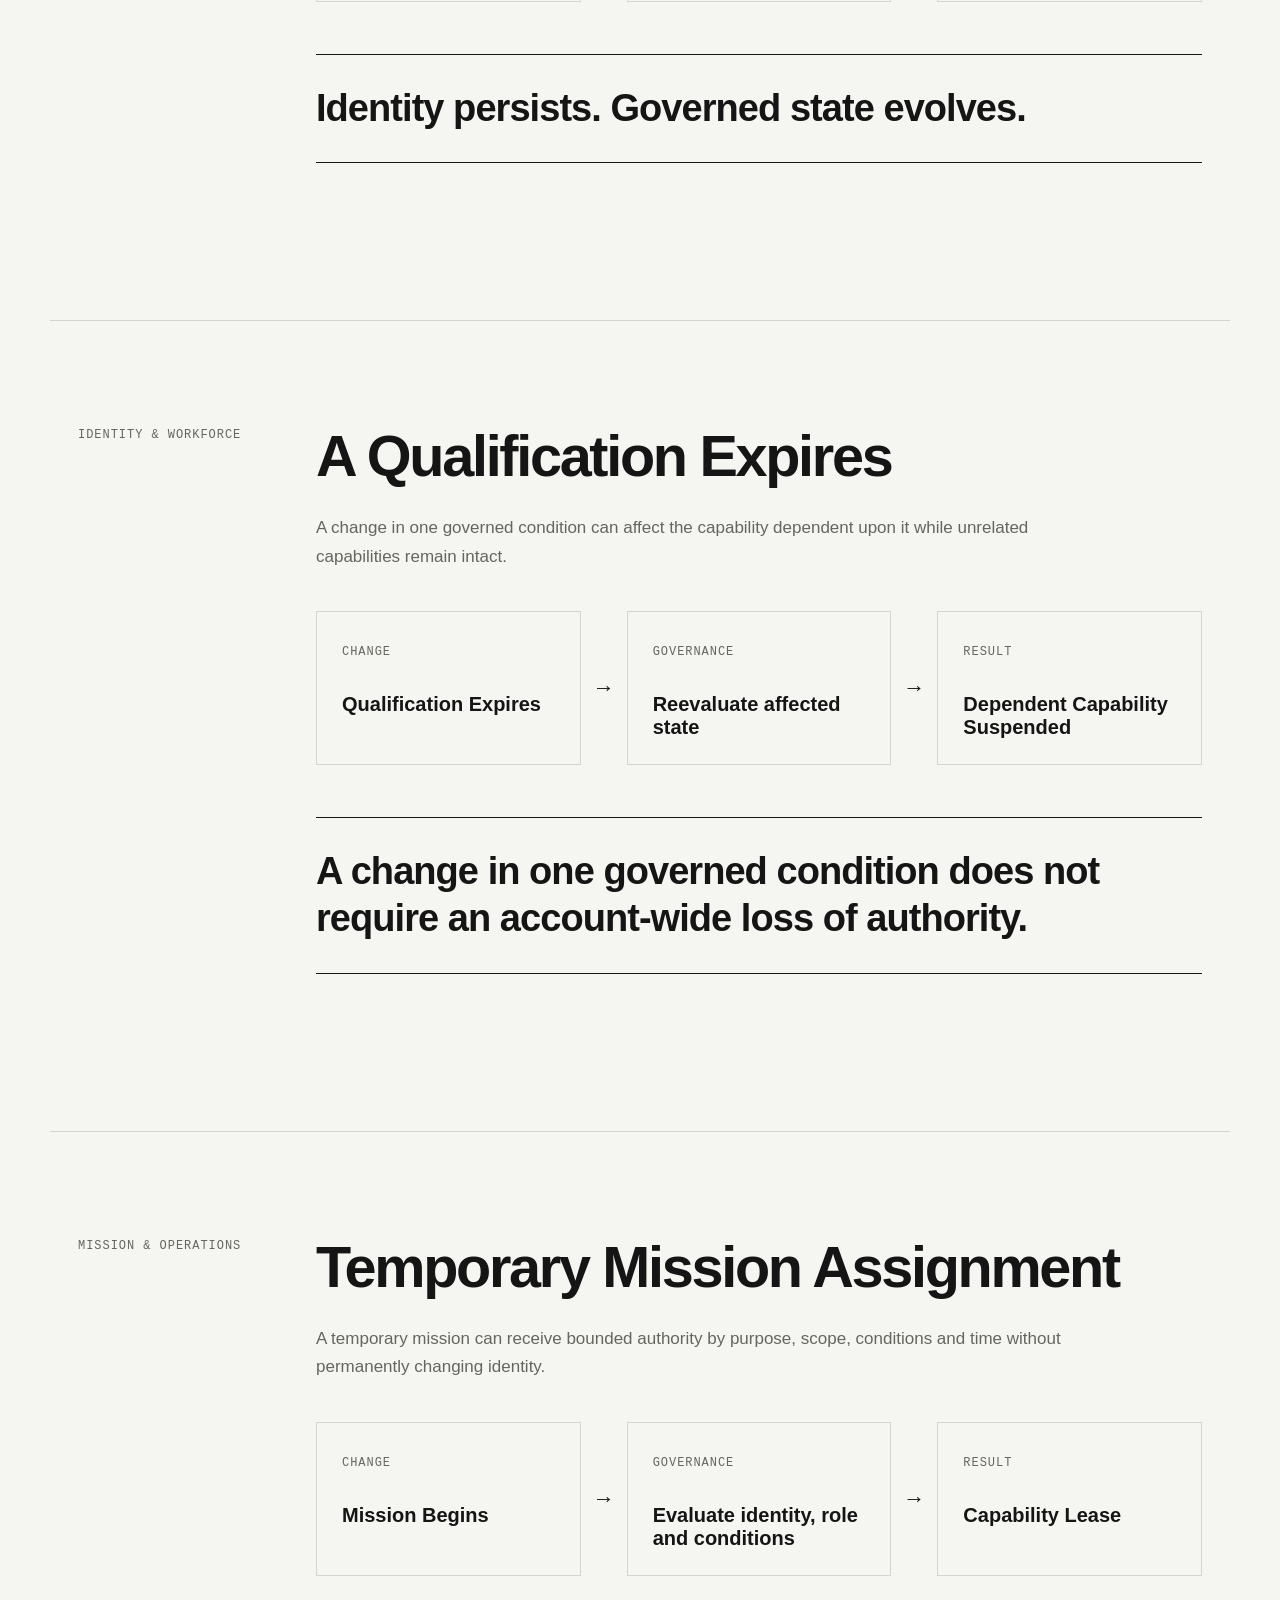
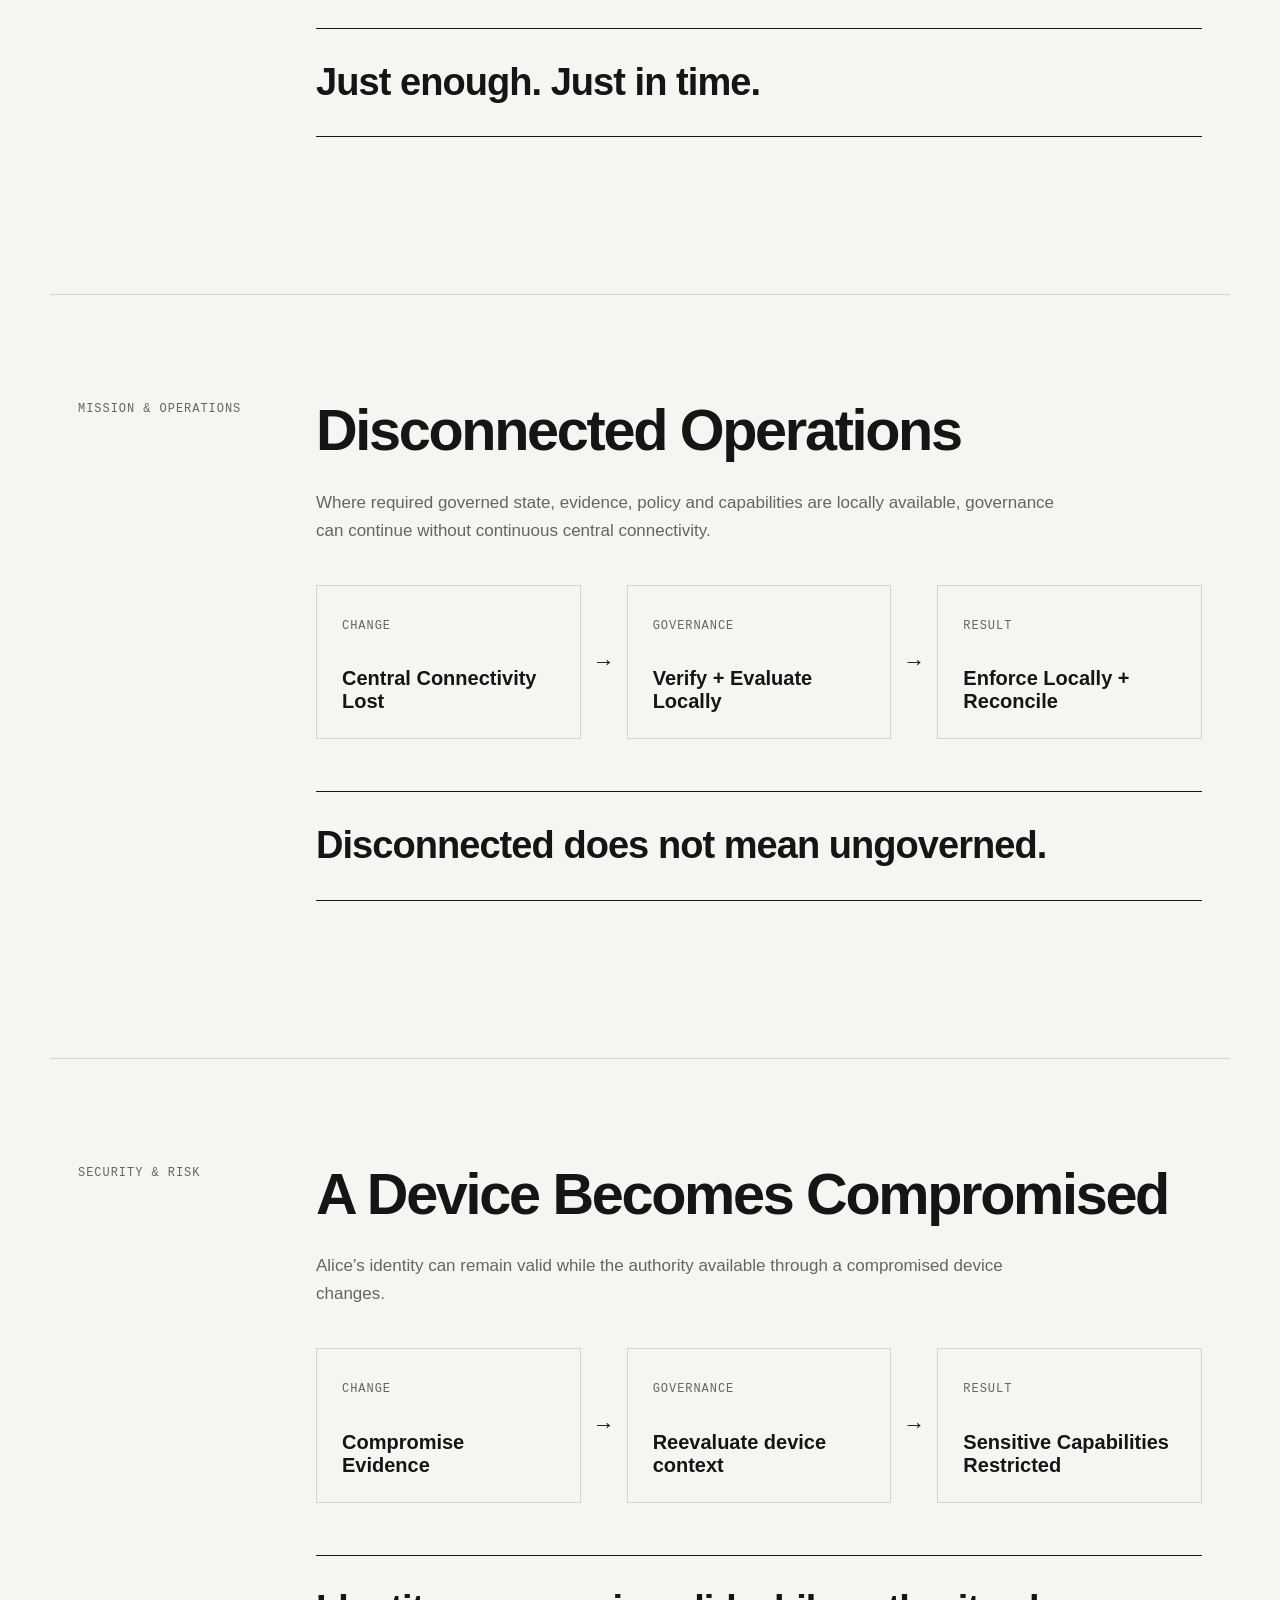
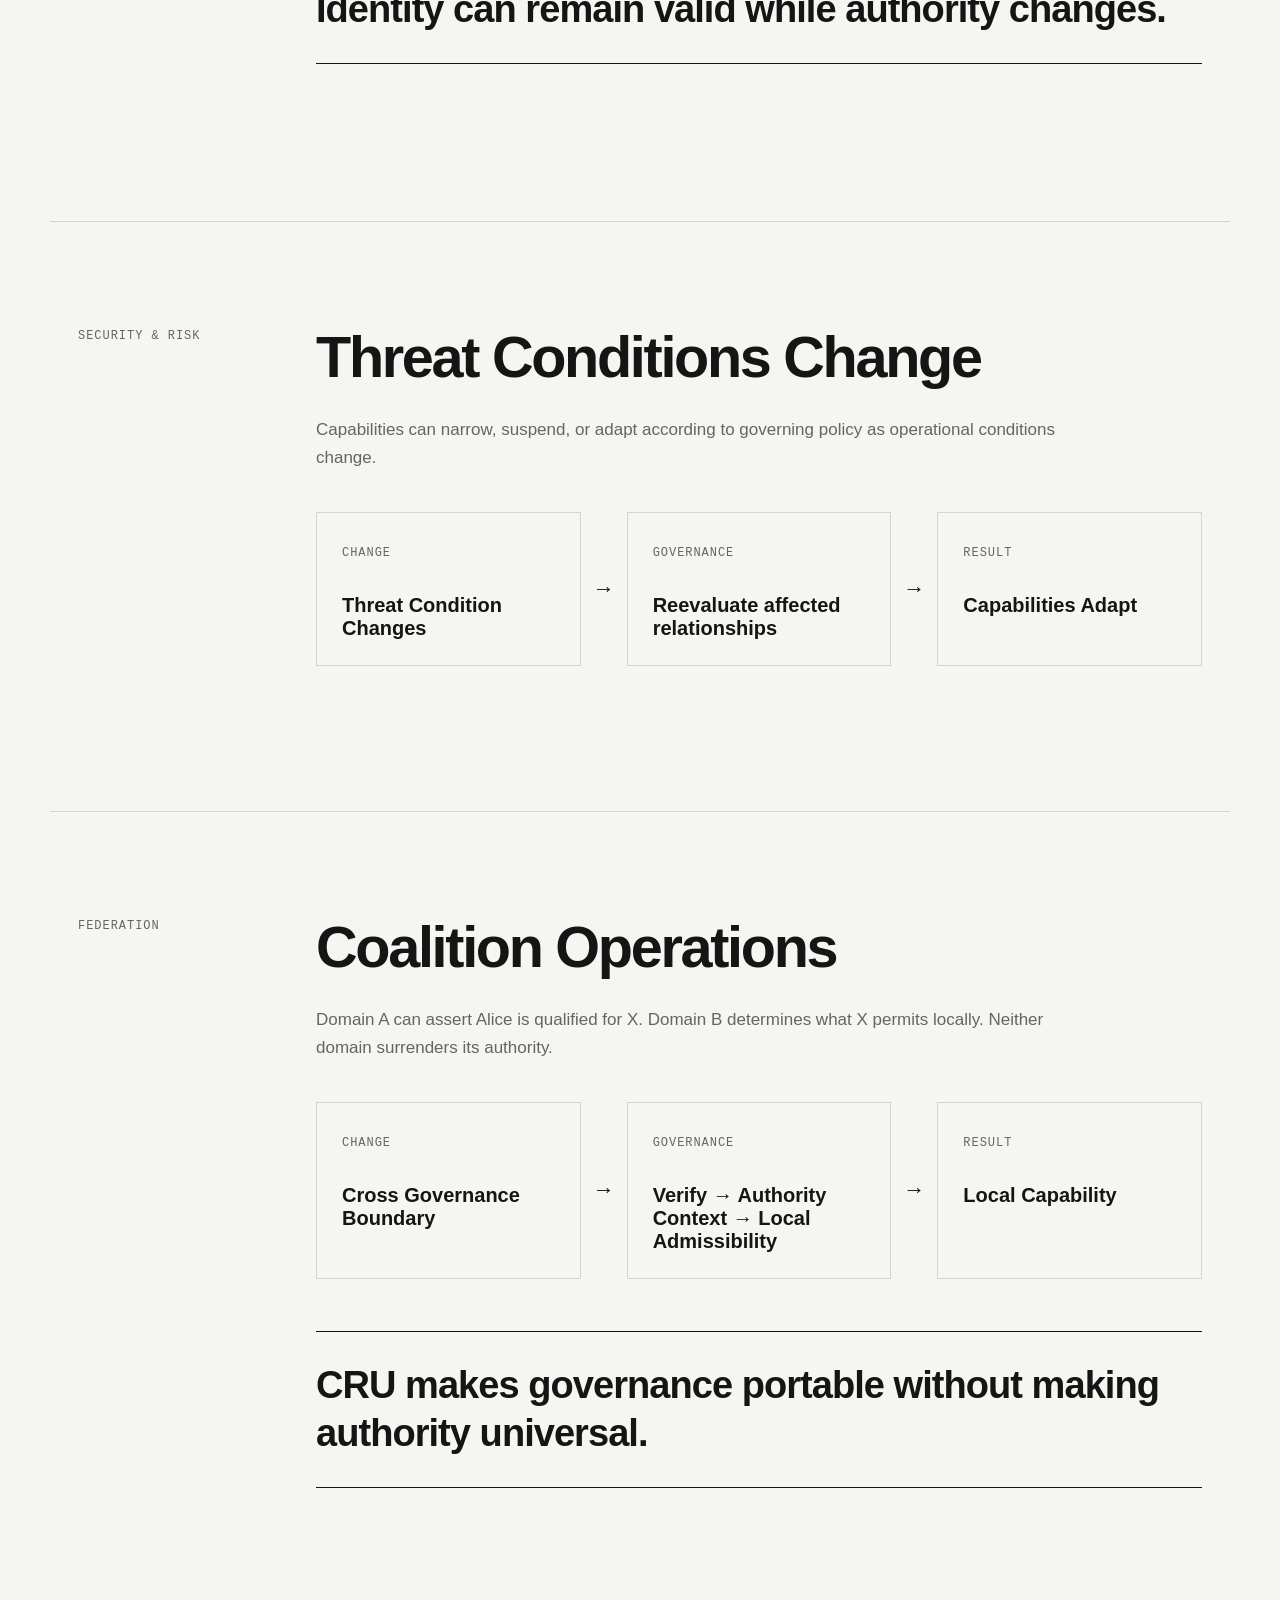
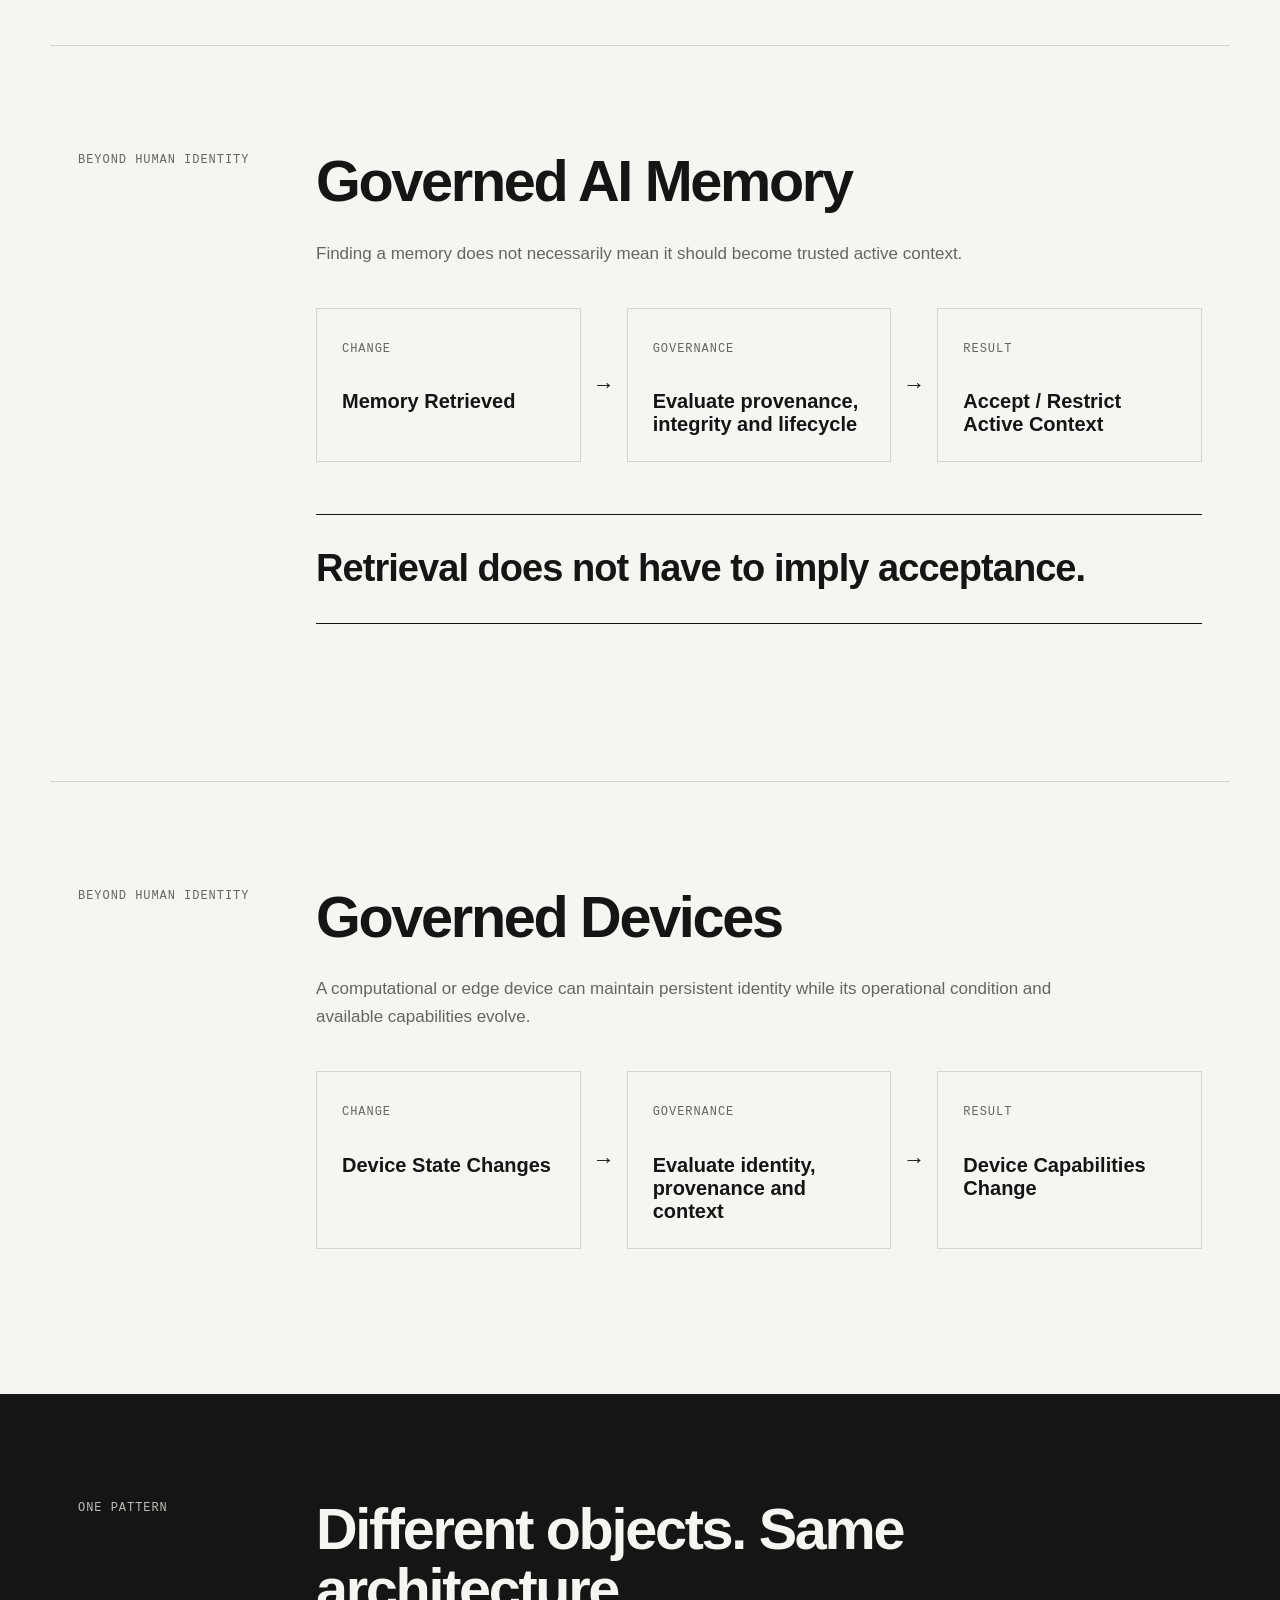
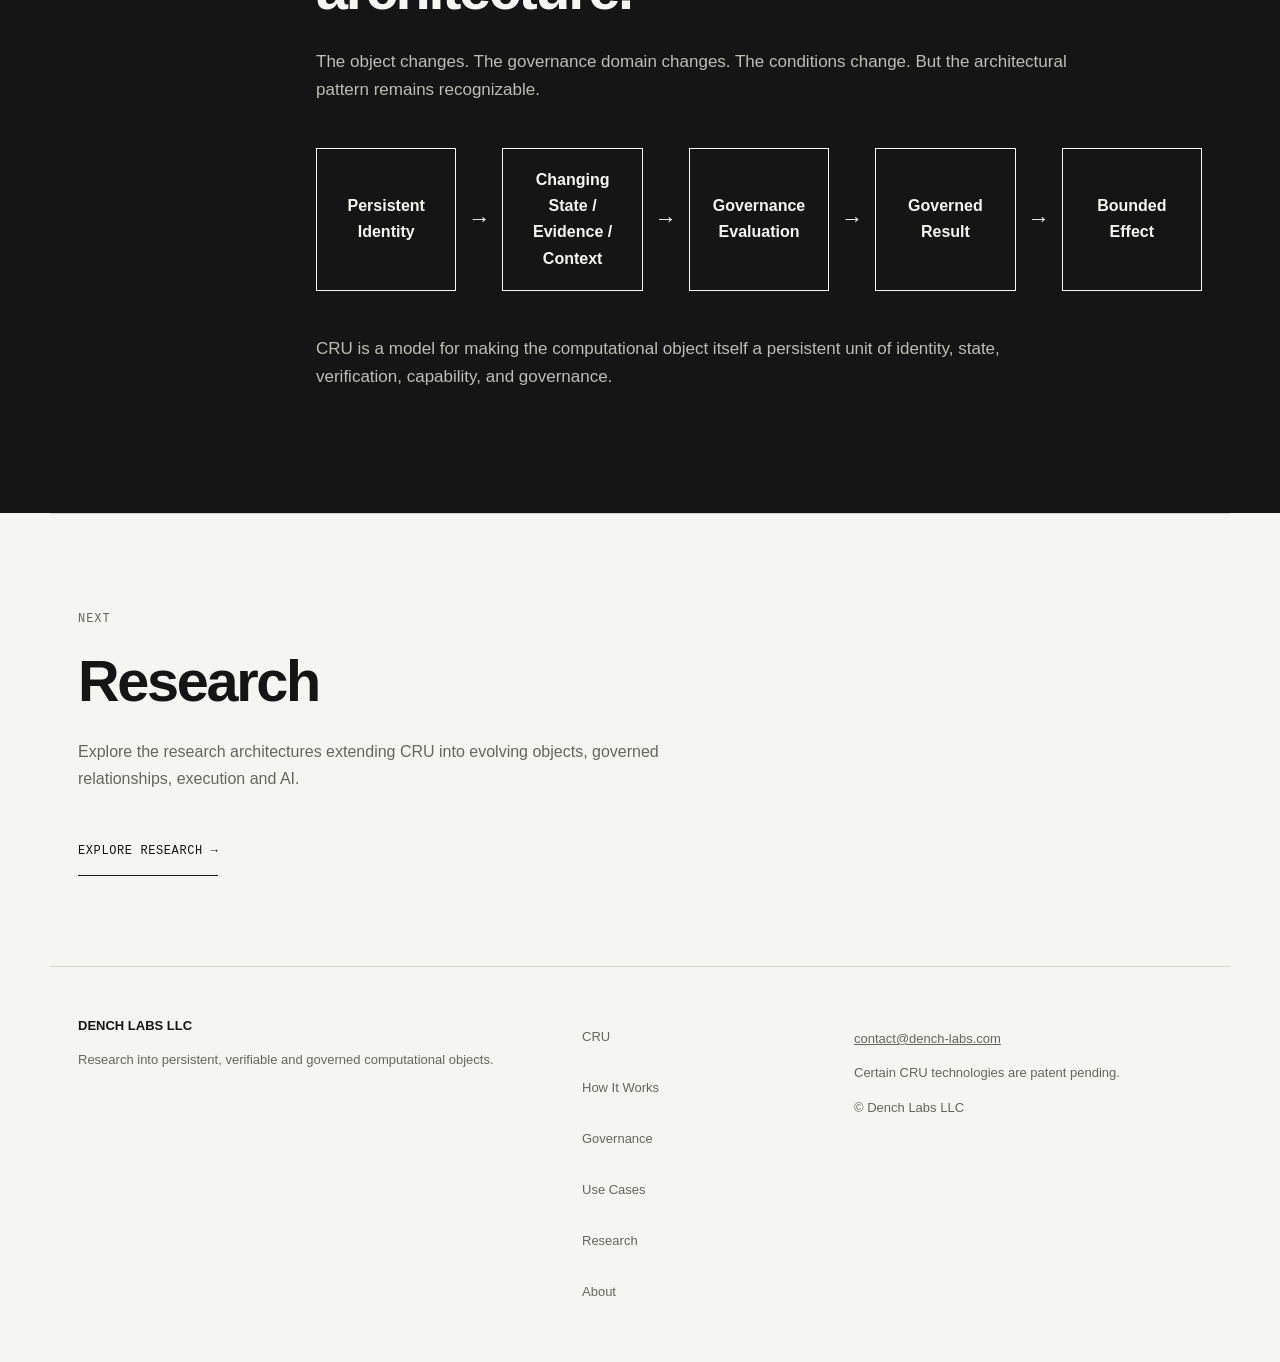
<file: use-cases.html>
<!doctype html><html lang="en"><head><meta charset="utf-8"><meta name="viewport" content="width=device-width,initial-scale=1"><title>CRU Use Cases | Dench Labs LLC</title><meta name="description" content="Use cases for governed computational objects across identity, missions, risk, federation, AI and devices."><link rel="stylesheet" href="site.css?v=20260912-2"><script defer src="site.js?v=20260912-2"></script></head><body><a class="skip-link" href="#main-content">Skip to main content</a><header class="site-header"><a class="brand" href="index.html" aria-label="Dench Labs home">DENCH LABS <span>LLC</span></a><button class="menu-toggle" aria-expanded="false" aria-controls="primary-nav">MENU</button><nav id="primary-nav" aria-label="Primary navigation"><a class="" href="index.html">CRU</a><a class="" href="how-it-works.html">HOW IT WORKS</a><a class="" href="governance.html">GOVERNANCE</a><a class="active" aria-current="page" href="use-cases.html">USE CASES</a><a class="" href="research.html">RESEARCH</a><a class="" href="about.html">ABOUT</a></nav></header><main id="main-content" tabindex="-1"><section class="page-hero"><div class="label">USE CASES</div><h1>When conditions change, governance responds.</h1><p>A person changes roles. A qualification expires. A mission begins. A device becomes compromised. An organization crosses a trust boundary. The underlying pattern remains consistent.</p></section><section class="section wide"><div class="label">THE PATTERN</div><div class="section-body"><h2>Change → Governance → Result</h2><p>CRU becomes especially useful when something changes. Identity can persist while governance determines what changing state, evidence, and context mean now.</p><div class="flow"><div class="node">CHANGE</div><div class="arrow" aria-hidden="true">→</div><div class="node">GOVERNANCE</div><div class="arrow" aria-hidden="true">→</div><div class="node">RESULT</div></div></div></section><section class="section wide"><div class="label">IDENTITY & WORKFORCE</div><div class="section-body"><h2>Alice Is Promoted</h2><p>Alice remains Alice. Her governed state changes. Her identity does not need to be recreated simply because her responsibilities changed.</p><div class="case-flow"><article><span class="label">CHANGE</span><h3>Verified Promotion</h3></article><div class="arrow">→</div><article><span class="label">GOVERNANCE</span><h3>Evaluate new role state</h3></article><div class="arrow">→</div><article><span class="label">RESULT</span><h3>Updated Capabilities</h3></article></div><blockquote class="principle">Identity persists. Governed state evolves.</blockquote></div></section><section class="section wide"><div class="label">IDENTITY & WORKFORCE</div><div class="section-body"><h2>A Qualification Expires</h2><p>A change in one governed condition can affect the capability dependent upon it while unrelated capabilities remain intact.</p><div class="case-flow"><article><span class="label">CHANGE</span><h3>Qualification Expires</h3></article><div class="arrow">→</div><article><span class="label">GOVERNANCE</span><h3>Reevaluate affected state</h3></article><div class="arrow">→</div><article><span class="label">RESULT</span><h3>Dependent Capability Suspended</h3></article></div><blockquote class="principle">A change in one governed condition does not require an account-wide loss of authority.</blockquote></div></section><section class="section wide"><div class="label">MISSION & OPERATIONS</div><div class="section-body"><h2>Temporary Mission Assignment</h2><p>A temporary mission can receive bounded authority by purpose, scope, conditions and time without permanently changing identity.</p><div class="case-flow"><article><span class="label">CHANGE</span><h3>Mission Begins</h3></article><div class="arrow">→</div><article><span class="label">GOVERNANCE</span><h3>Evaluate identity, role and conditions</h3></article><div class="arrow">→</div><article><span class="label">RESULT</span><h3>Capability Lease</h3></article></div><blockquote class="principle">Just enough. Just in time.</blockquote></div></section><section class="section wide"><div class="label">MISSION & OPERATIONS</div><div class="section-body"><h2>Disconnected Operations</h2><p>Where required governed state, evidence, policy and capabilities are locally available, governance can continue without continuous central connectivity.</p><div class="case-flow"><article><span class="label">CHANGE</span><h3>Central Connectivity Lost</h3></article><div class="arrow">→</div><article><span class="label">GOVERNANCE</span><h3>Verify + Evaluate Locally</h3></article><div class="arrow">→</div><article><span class="label">RESULT</span><h3>Enforce Locally + Reconcile</h3></article></div><blockquote class="principle">Disconnected does not mean ungoverned.</blockquote></div></section><section class="section wide"><div class="label">SECURITY & RISK</div><div class="section-body"><h2>A Device Becomes Compromised</h2><p>Alice’s identity can remain valid while the authority available through a compromised device changes.</p><div class="case-flow"><article><span class="label">CHANGE</span><h3>Compromise Evidence</h3></article><div class="arrow">→</div><article><span class="label">GOVERNANCE</span><h3>Reevaluate device context</h3></article><div class="arrow">→</div><article><span class="label">RESULT</span><h3>Sensitive Capabilities Restricted</h3></article></div><blockquote class="principle">Identity can remain valid while authority changes.</blockquote></div></section><section class="section wide"><div class="label">SECURITY & RISK</div><div class="section-body"><h2>Threat Conditions Change</h2><p>Capabilities can narrow, suspend, or adapt according to governing policy as operational conditions change.</p><div class="case-flow"><article><span class="label">CHANGE</span><h3>Threat Condition Changes</h3></article><div class="arrow">→</div><article><span class="label">GOVERNANCE</span><h3>Reevaluate affected relationships</h3></article><div class="arrow">→</div><article><span class="label">RESULT</span><h3>Capabilities Adapt</h3></article></div></div></section><section class="section wide"><div class="label">FEDERATION</div><div class="section-body"><h2>Coalition Operations</h2><p>Domain A can assert Alice is qualified for X. Domain B determines what X permits locally. Neither domain surrenders its authority.</p><div class="case-flow"><article><span class="label">CHANGE</span><h3>Cross Governance Boundary</h3></article><div class="arrow">→</div><article><span class="label">GOVERNANCE</span><h3>Verify → Authority Context → Local Admissibility</h3></article><div class="arrow">→</div><article><span class="label">RESULT</span><h3>Local Capability</h3></article></div><blockquote class="principle">CRU makes governance portable without making authority universal.</blockquote></div></section><section class="section wide"><div class="label">BEYOND HUMAN IDENTITY</div><div class="section-body"><h2>Governed AI Memory</h2><p>Finding a memory does not necessarily mean it should become trusted active context.</p><div class="case-flow"><article><span class="label">CHANGE</span><h3>Memory Retrieved</h3></article><div class="arrow">→</div><article><span class="label">GOVERNANCE</span><h3>Evaluate provenance, integrity and lifecycle</h3></article><div class="arrow">→</div><article><span class="label">RESULT</span><h3>Accept / Restrict Active Context</h3></article></div><blockquote class="principle">Retrieval does not have to imply acceptance.</blockquote></div></section><section class="section wide"><div class="label">BEYOND HUMAN IDENTITY</div><div class="section-body"><h2>Governed Devices</h2><p>A computational or edge device can maintain persistent identity while its operational condition and available capabilities evolve.</p><div class="case-flow"><article><span class="label">CHANGE</span><h3>Device State Changes</h3></article><div class="arrow">→</div><article><span class="label">GOVERNANCE</span><h3>Evaluate identity, provenance and context</h3></article><div class="arrow">→</div><article><span class="label">RESULT</span><h3>Device Capabilities Change</h3></article></div></div></section><section class="section wide dark"><div class="label">ONE PATTERN</div><div class="section-body"><h2>Different objects. Same architecture.</h2><p>The object changes. The governance domain changes. The conditions change. But the architectural pattern remains recognizable.</p><div class="flow"><div class="node">Persistent Identity</div><div class="arrow" aria-hidden="true">→</div><div class="node">Changing State / Evidence / Context</div><div class="arrow" aria-hidden="true">→</div><div class="node">Governance Evaluation</div><div class="arrow" aria-hidden="true">→</div><div class="node">Governed Result</div><div class="arrow" aria-hidden="true">→</div><div class="node">Bounded Effect</div></div><p>CRU is a model for making the computational object itself a persistent unit of identity, state, verification, capability, and governance.</p></div></section><section class="next"><span class="label">NEXT</span><h2>Research</h2><p>Explore the research architectures extending CRU into evolving objects, governed relationships, execution and AI.</p><a class="cta" href="research.html">Explore Research →</a></section></main><footer><div><strong>DENCH LABS LLC</strong><p>Research into persistent, verifiable and governed computational objects.</p></div><div class="footer-links"><a href="index.html">CRU</a><a href="how-it-works.html">How It Works</a><a href="governance.html">Governance</a><a href="use-cases.html">Use Cases</a><a href="research.html">Research</a><a href="about.html">About</a></div><div><p><a href="mailto:contact@dench-labs.com">contact@dench-labs.com</a></p><p>Certain CRU technologies are patent pending.</p><p>© Dench Labs LLC</p></div></footer></body></html>
</file>
<file: site.css>
:root{--bg:#f5f5f1;--ink:#151515;--muted:#65665f;--line:#d5d5ce;--panel:#ecece6;--max:1180px;--read:820px}*{box-sizing:border-box}html{scroll-behavior:smooth}body{margin:0;background:var(--bg);color:var(--ink);font-family:Arial,Helvetica,sans-serif;line-height:1.65}a{color:inherit}.site-header{position:sticky;top:0;z-index:20;max-width:var(--max);margin:auto;padding:19px 28px;display:flex;align-items:center;justify-content:space-between;background:rgba(245,245,241,.96);border-bottom:1px solid var(--line)}.brand,.label,nav a,.menu-toggle{font-family:"Courier New",monospace;letter-spacing:.08em}.brand{font-size:14px;text-decoration:none;font-weight:bold}.brand span{color:var(--muted);font-weight:normal}nav{display:flex;gap:22px}nav a{font-size:12px;text-decoration:none;color:var(--muted);padding:8px 0;border-bottom:1px solid transparent}nav a:hover,nav a.active{color:var(--ink);border-color:var(--ink)}.menu-toggle{display:none;border:0;background:none;font-size:12px}.page-hero{max-width:var(--max);min-height:62vh;margin:auto;padding:13vh 28px 10vh;display:flex;flex-direction:column;justify-content:center}.label{font-size:12px;color:var(--muted);text-transform:uppercase}.page-hero h1{max-width:980px;margin:24px 0;font-size:clamp(48px,7vw,92px);line-height:.98;letter-spacing:-.055em}.page-hero p{max-width:720px;font-size:20px;color:var(--muted);margin:0}.section{max-width:var(--max);margin:auto;padding:105px 28px;border-top:1px solid var(--line);display:grid;grid-template-columns:180px minmax(0,1fr);gap:58px}.section.wide .section-body{max-width:none}.section-body{max-width:var(--read)}h2{font-size:clamp(32px,4.5vw,58px);line-height:1.05;letter-spacing:-.04em;margin:0 0 28px}h3{line-height:1.15}.section p{color:var(--muted);font-size:17px;max-width:760px}.section strong{color:var(--ink)}.principle{font-size:clamp(24px,3vw,38px);line-height:1.25;letter-spacing:-.025em;margin:52px 0;padding:30px 0;border-top:1px solid var(--ink);border-bottom:1px solid var(--ink);font-weight:600}.cta{display:inline-block;margin-top:24px;text-decoration:none;border-bottom:1px solid var(--ink);padding:6px 0;font-family:"Courier New",monospace;font-size:12px;text-transform:uppercase;letter-spacing:.05em}.cards{display:grid;grid-template-columns:repeat(2,minmax(0,1fr));border-top:1px solid var(--line);border-left:1px solid var(--line);margin-top:42px}.cards article{padding:28px;min-height:210px;border-right:1px solid var(--line);border-bottom:1px solid var(--line)}.cards h3{font-size:23px;margin:42px 0 10px}.cards p{font-size:14px;margin:0}.flow{display:flex;align-items:stretch;gap:0;margin:44px 0;max-width:100%;overflow:hidden}.flow .node,.boundary-flow .node,.vertical-model .node{border:1px solid var(--ink);padding:18px 16px;display:flex;align-items:center;justify-content:center;text-align:center;min-height:72px;font-weight:600;background:var(--bg)}.flow .node{flex:1;min-width:0}.arrow{display:flex;align-items:center;justify-content:center;padding:0 12px;font-size:22px}.flow-long{display:grid;grid-template-columns:repeat(4,1fr);gap:10px}.flow-long .node{min-height:96px}.research-line{font-family:"Courier New",monospace;color:var(--ink)!important;line-height:2}.dark{max-width:none;background:var(--ink);color:var(--bg);padding-left:max(28px,calc((100vw - var(--max))/2 + 28px));padding-right:max(28px,calc((100vw - var(--max))/2 + 28px));border:0}.dark .label,.dark p{color:#bdbdb6}.dark .principle{border-color:var(--bg)}.dark .cta{border-color:var(--bg)}.not-imply{display:flex;align-items:center;justify-content:space-between;gap:18px;padding:34px 0;margin:42px 0;border-top:1px solid var(--line);border-bottom:1px solid var(--line);font-size:clamp(17px,2vw,24px)}.not-imply span{font-family:"Courier New",monospace;color:var(--muted);font-size:13px;text-align:center}.domain-flow{display:grid;grid-template-columns:1fr auto 1fr;gap:25px;align-items:center;margin:45px 0}.domain-flow>div:not(.domain-cross){border:1px solid var(--line);padding:25px}.domain-flow .node{border-top:1px solid var(--line);padding:18px 0;margin-top:15px}.domain-cross{font-size:28px}.domain-boundary-mobile{display:none}.boundary-flow{display:flex;flex-direction:column;max-width:520px;margin:42px 0}.boundary-flow .arrow{padding:10px}.boundary{border-top:3px double var(--ink);border-bottom:3px double var(--ink);padding:12px;text-align:center;font:12px "Courier New",monospace;letter-spacing:.08em;margin:12px 0}.case-flow{display:grid;grid-template-columns:1fr auto 1fr auto 1fr;align-items:stretch;margin:40px 0}.case-flow article{border:1px solid var(--line);padding:25px}.case-flow h3{font-size:20px;margin:30px 0 0}.vertical-model{max-width:560px;margin:45px 0}.vertical-model .node{flex-direction:column}.vertical-model small{display:block;color:var(--muted);font-weight:normal;margin-top:6px}.vertical-model .arrow{padding:8px}.principles-list article{display:grid;grid-template-columns:55px 1fr;gap:0 20px;border-top:1px solid var(--line);padding:26px 0}.principles-list b{font-family:"Courier New",monospace}.principles-list h3{margin:0;font-size:24px}.principles-list p{grid-column:2;margin-bottom:0}.next{max-width:var(--max);margin:auto;padding:90px 28px;border-top:1px solid var(--line)}.next h2{margin-top:20px}.next p{max-width:600px;color:var(--muted)}footer{max-width:var(--max);margin:auto;border-top:1px solid var(--line);padding:48px 28px;display:grid;grid-template-columns:2fr 1fr 1.5fr;gap:40px;color:var(--muted);font-size:13px}footer strong{color:var(--ink)}.footer-links{display:flex;flex-direction:column;gap:7px}.footer-links a{text-decoration:none}.footer-links a:hover{text-decoration:underline}@media(max-width:900px){.site-header{padding:16px 22px}.menu-toggle{display:block}.site-header nav{display:none;position:absolute;top:100%;left:0;right:0;background:var(--bg);border-bottom:1px solid var(--line);padding:16px 22px 24px;flex-direction:column;align-items:flex-start;gap:3px}.site-header nav.open{display:flex}.site-header nav a{width:100%;padding:14px 0}.page-hero{padding:10vh 22px 8vh;min-height:54vh}.section{grid-template-columns:1fr;gap:24px;padding:78px 22px}.cards{grid-template-columns:1fr 1fr}.flow{flex-direction:column}.flow .arrow{transform:none;padding:6px}.flow .arrow::first-letter{font-size:0}.flow .arrow{font-size:0}.flow .arrow:after{content:'↓';font-size:22px}.flow-long{grid-template-columns:1fr 1fr}.not-imply{flex-direction:column}.domain-flow{grid-template-columns:1fr}.domain-cross{transform:none;text-align:center}.domain-cross-wide{display:none}.domain-boundary-mobile{display:block;border-top:3px double var(--ink);border-bottom:3px double var(--ink);padding:12px;text-align:center;font:12px "Courier New",monospace;letter-spacing:.08em}.case-flow{grid-template-columns:1fr}.case-flow>.arrow{font-size:0;padding:6px}.case-flow>.arrow:after{content:'↓';font-size:22px}.dark{padding-left:22px;padding-right:22px}footer{grid-template-columns:1fr 1fr}}@media(max-width:600px){.page-hero h1{font-size:clamp(44px,15vw,68px)}.page-hero p{font-size:18px}.section{padding-top:64px;padding-bottom:64px}.cards{grid-template-columns:1fr}.cards article{min-height:0}.flow-long{grid-template-columns:1fr}.principle{font-size:25px;margin:38px 0}.not-imply strong{font-size:21px}.not-imply span{font-size:12px}.case-flow article{padding:22px}.domain-flow>div:not(.domain-cross){padding:20px}footer{grid-template-columns:1fr}.next{padding:70px 22px}}@media(prefers-reduced-motion:reduce){html{scroll-behavior:auto}}:focus-visible{outline:2px solid var(--ink);outline-offset:4px}
/* W18 accessibility/readability refinements */
.skip-link{position:fixed;left:18px;top:12px;z-index:100;transform:translateY(-160%);background:var(--ink);color:var(--bg);padding:10px 14px;text-decoration:none;font:12px "Courier New",monospace;letter-spacing:.04em}
.skip-link:focus{transform:translateY(0)}
.menu-toggle{min-width:48px;min-height:44px;cursor:pointer}
nav a,.cta,.footer-links a{min-height:44px}
nav a{display:flex;align-items:center}
.cta{padding-top:10px;padding-bottom:10px}
.footer-links a{display:flex;align-items:center}
#main-content:focus{outline:none}
@media(max-width:900px){.site-header nav a{min-height:48px}.menu-toggle{padding:8px 6px}}

.dark .flow .node{background:var(--ink);color:var(--bg);border-color:var(--bg)}
.dark .flow .arrow{color:var(--bg)}

/* Governance section 12: long local-enforcement flow */
.local-enforcement-flow{display:grid;grid-template-columns:repeat(4,minmax(0,1fr));gap:10px;overflow:visible}
.local-enforcement-flow .node{min-width:0;overflow-wrap:anywhere}
.local-enforcement-flow .arrow{display:none}
@media(max-width:900px){.local-enforcement-flow{display:flex;flex-direction:column;gap:0}.local-enforcement-flow .arrow{display:flex}}


/* Governance Section 12 correction */
@media (min-width:901px){
  .section12-flow{
    display:grid;
    grid-template-columns:
      minmax(100px,1fr) auto
      minmax(88px,.9fr) auto
      minmax(105px,1fr) auto
      minmax(105px,1fr) auto
      minmax(135px,1.25fr) auto
      minmax(115px,1.05fr) auto
      minmax(105px,1fr);
    align-items:stretch;
    overflow:visible;
    width:100%;
  }
  .section12-flow .node{
    min-width:0;
    padding:14px 8px;
    font-size:13px;
    line-height:1.25;
    overflow-wrap:break-word;
  }
  .section12-flow .arrow{
    display:flex;
    align-items:center;
    justify-content:center;
    padding:0 4px;
    font-size:19px;
  }
}
</file>
